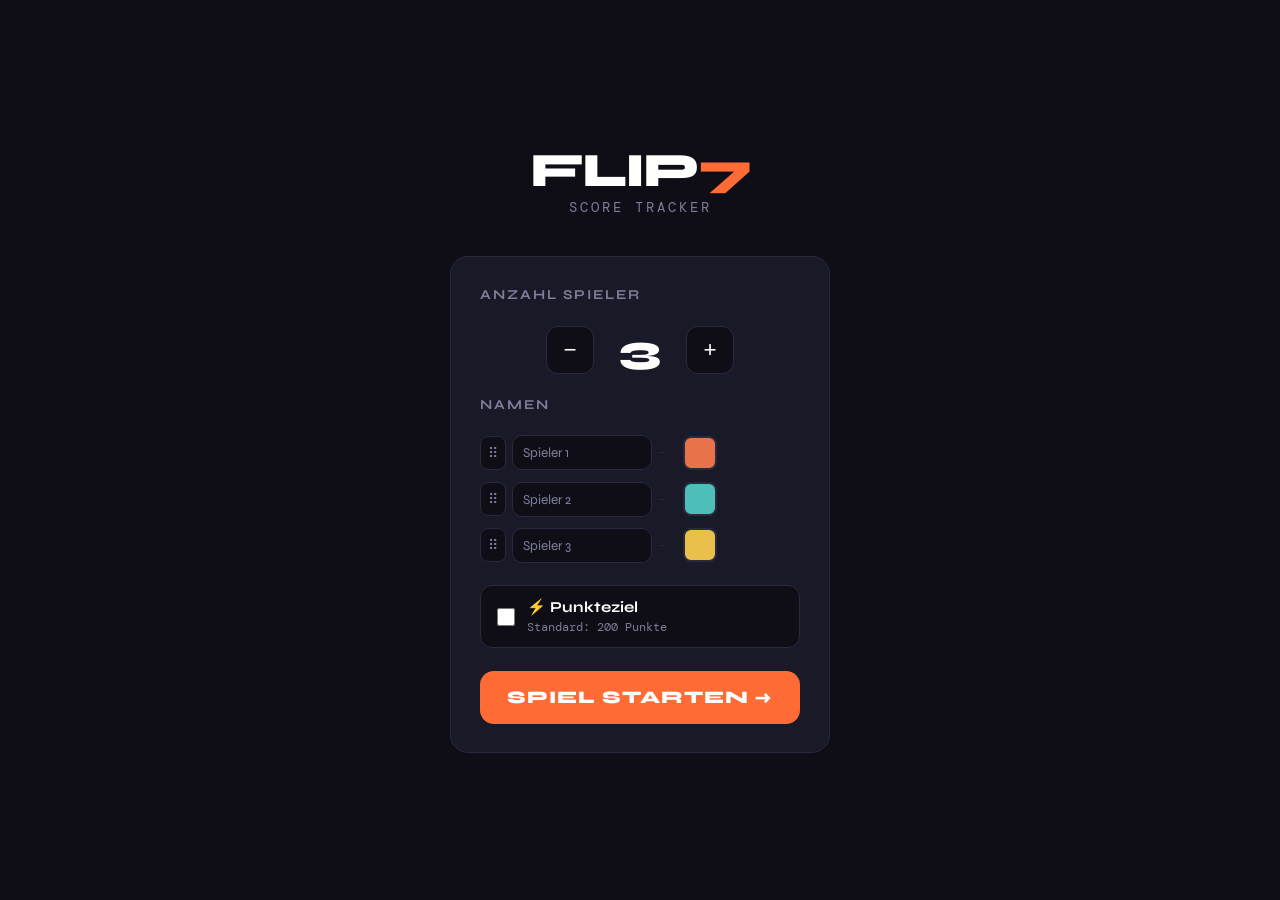
<file: Index.html>
<!DOCTYPE html>
<html lang="de">
<head>
<meta charset="UTF-8">
<meta name="viewport" content="width=device-width, initial-scale=1.0, maximum-scale=1.0, user-scalable=no, interactive-widget=resizes-visual">
<meta name="apple-mobile-web-app-capable" content="yes">
<meta name="apple-mobile-web-app-status-bar-style" content="black-translucent">
<meta name="apple-mobile-web-app-title" content="Flip 7">
<meta name="theme-color" content="#0f0e17">
<meta name="description" content="Flip 7 Score Tracker">

<!-- PWA Manifest (als Inline-Data-URI – keine separate Datei nötig) -->
<link rel="manifest" href="data:application/manifest+json,{
  %22name%22:%22Flip%207%20Score%20Tracker%22,
  %22short_name%22:%22Flip%207%22,
  %22start_url%22:%22.%22,
  %22display%22:%22standalone%22,
  %22background_color%22:%22%230f0e17%22,
  %22theme_color%22:%22%230f0e17%22,
  %22orientation%22:%22portrait%22,
  %22icons%22:[
    {%22src%22:%22data:image/svg+xml,%3Csvg%20xmlns%3D'http%3A%2F%2Fwww.w3.org%2F2000%2Fsvg'%20viewBox%3D'0%200%20512%20512'%3E%3Crect%20width%3D'512'%20height%3D'512'%20rx%3D'100'%20fill%3D'%230f0e17'%2F%3E%3Ctext%20x%3D'256'%20y%3D'310'%20text-anchor%3D'middle'%20font-family%3D'Arial%20Black%2Csans-serif'%20font-size%3D'260'%20font-weight%3D'900'%3E%3Ctspan%20fill%3D'%23fffffe'%3EF%3C%2Ftspan%3E%3Ctspan%20fill%3D'%23ff6b35'%3E7%3C%2Ftspan%3E%3C%2Ftext%3E%3C%2Fsvg%3E%22,%22sizes%22:%22512x512%22,%22type%22:%22image/svg+xml%22,%22purpose%22:%22any%20maskable%22}
  ]
}">

<!-- iOS Home Screen Icon (SVG als Data-URI) -->
<link rel="apple-touch-icon" href="data:image/svg+xml,<svg xmlns='http://www.w3.org/2000/svg' viewBox='0 0 512 512'><rect width='512' height='512' rx='100' fill='%230f0e17'/><text x='256' y='310' text-anchor='middle' font-family='Arial Black,sans-serif' font-size='260' font-weight='900'><tspan fill='%23fffffe'>F</tspan><tspan fill='%23ff6b35'>7</tspan></text></svg>">
<title>Flip 7 · Score v28</title>
<link rel="preconnect" href="https://fonts.googleapis.com">
<link href="https://fonts.googleapis.com/css2?family=Syne:wght@400;700;800&family=DM+Mono:wght@400;500&display=swap" rel="stylesheet">
<style>
  :root {
    --bg: #0f0e17;
    --surface: #1a1928;
    --border: #2a2940;
    --accent: #ff6b35;
    --text: #fffffe;
    --muted: #7e7d9a;
    --radius: 18px;
    --topbar: 52px;
    --inputbar: 68px;
    /* The whole game UI lives in 50vh → keyboard takes the other 50% */
    --app-height: 57vh;
    --pie-height: calc(var(--app-height) - var(--topbar) - var(--inputbar));
  }
  * { box-sizing: border-box; margin: 0; padding: 0; -webkit-tap-highlight-color: transparent; }
  html, body {
    height: 100%;
    background: var(--bg);
    color: var(--text);
    font-family: 'Syne', sans-serif;
    overflow: hidden;
  }

  /* ===== SETUP ===== */
  #setup {
    position: fixed; inset: 0;
    display: flex; flex-direction: column;
    align-items: center; justify-content: center;
    padding: 2rem; overflow-y: auto;
    z-index: 10; background: var(--bg);
  }
  .logo { font-size: 3rem; font-weight: 800; letter-spacing: -2px; line-height: 1; margin-bottom: 0.3rem; }
  .logo span { color: var(--accent); }
  .tagline { color: var(--muted); font-size: 0.85rem; letter-spacing: 3px; text-transform: uppercase; margin-bottom: 2.5rem; font-family: 'DM Mono', monospace; }
  .setup-card { background: var(--surface); border: 1px solid var(--border); border-radius: var(--radius); padding: 1.8rem; width: 100%; max-width: 380px; display: flex; flex-direction: column; gap: 1.4rem; }
  .setup-card h2 { font-size: 0.85rem; font-weight: 700; letter-spacing: 2px; text-transform: uppercase; color: var(--muted); }
  .player-count-row { display: flex; align-items: center; gap: 1rem; justify-content: center; }
  .count-btn { width: 48px; height: 48px; border-radius: 12px; border: 1px solid var(--border); background: var(--bg); color: var(--text); font-size: 1.4rem; cursor: pointer; display: flex; align-items: center; justify-content: center; transition: all 0.12s; }
  .count-btn:active { background: var(--accent); border-color: var(--accent); transform: scale(0.93); }
  #playerCount { font-size: 2.5rem; font-weight: 800; min-width: 60px; text-align: center; }
  .names-list { display: flex; flex-direction: column; gap: 0.7rem; }
  .name-row { display: flex; gap: 0.4rem; align-items: center; transition: box-shadow 0.1s; }
  /* Visueller Linie-Indikator beim Drag-over */
  .name-row.drop-before { box-shadow: 0 -2px 0 0 var(--accent); }
  .name-row.drop-after  { box-shadow: 0  2px 0 0 var(--accent); }
  /* Angegriffene Zeile leicht ausblenden während des Ziehens */
  .name-row.is-dragging { opacity: 0.45; }

  /* Anfass-Handle zum Sortieren der Spielerreihenfolge */
  .drag-handle {
    width: 26px; height: 34px;
    border-radius: 8px; border: 1px solid var(--border);
    background: var(--bg); color: var(--muted);
    cursor: grab; display: flex; align-items: center; justify-content: center;
    font-size: 0.9rem; flex-shrink: 0;
    touch-action: none;          /* verhindert Scroll-Konflikt auf Touch */
    user-select: none; -webkit-user-select: none;
    transition: border-color 0.12s, color 0.12s;
  }
  .drag-handle:active { cursor: grabbing; border-color: var(--accent); color: var(--text); }
  .name-input { background: var(--bg); border: 1px solid var(--border); border-radius: 10px; color: var(--text); font-family: 'Syne', sans-serif; font-size: 0.85rem; font-weight: 700; padding: 0.5rem 0.6rem; flex: 1; min-width: 0; max-width: 140px; outline: none; transition: border-color 0.2s; }
  .color-swatch { width: 34px; height: 34px; border-radius: 8px; border: 2px solid var(--border); cursor: pointer; flex-shrink: 0; transition: transform 0.12s; }
  .color-swatch:active { transform: scale(0.9); }
  .color-picker-hidden { position: absolute; width: 0; height: 0; opacity: 0; pointer-events: none; }
  .medal-badge {
    display: flex; align-items: center; gap: 2px;
    font-size: 0.72rem; flex-shrink: 0; min-width: 18px;
    font-family: 'DM Mono', monospace;
  }
  /* Jede einzelne Medaille + Zahl in einem eigenen Rahmen-Pill */
  .medal-chip {
    display: inline-flex; align-items: center; gap: 1px;
    border: 1px solid var(--border); border-radius: 5px;
    padding: 1px 3px; line-height: 1;
  }
  .medal-count { font-size: 0.58rem; color: var(--muted); }
  .name-input:focus { border-color: var(--accent); }
  .name-input::placeholder { color: var(--muted); font-weight: 400; }
  .mode-row { display: flex; align-items: center; gap: 0.75rem; background: var(--bg); border: 1px solid var(--border); border-radius: 12px; padding: 0.75rem 1rem; cursor: pointer; user-select: none; }
  .mode-row input[type=checkbox] { width: 18px; height: 18px; accent-color: var(--accent); cursor: pointer; flex-shrink: 0; }
  .mode-label { flex: 1; }
  .mode-label strong { display: block; font-size: 0.95rem; font-weight: 700; }
  .mode-label span { font-size: 0.75rem; color: var(--muted); font-family: 'DM Mono', monospace; }
  .start-btn { background: var(--accent); color: #fff; border: none; border-radius: 14px; font-family: 'Syne', sans-serif; font-size: 1.1rem; font-weight: 800; padding: 1rem; cursor: pointer; letter-spacing: 1px; transition: all 0.12s; }
  .start-btn:active { opacity: 0.88; transform: scale(0.97); }

  /* ===== GAME — occupies exactly top 50vh ===== */
  #game {
    display: none;
    position: fixed;
    top: 0; left: 0; right: 0;
    height: var(--app-height);   /* ← pinned to 50vh, keyboard won't touch this */
    flex-direction: column;
    background: var(--bg);
    border-bottom: 1px solid var(--border);
  }

  .top-bar {
    flex-shrink: 0;
    height: var(--topbar);
    display: flex; align-items: center; justify-content: space-between;
    padding: 0 1rem;
    border-bottom: 1px solid var(--border);
    position: relative; /* needed so #game-clock can be centered with absolute */
  }

  /* Live-Uhrzeit in der Mitte der Game-Top-Bar */
  #game-clock {
    position: absolute; left: 50%; transform: translateX(-50%);
    font-family: 'DM Mono', monospace; font-size: 0.72rem;
    color: var(--muted); letter-spacing: 2px; pointer-events: none;
  }
  .game-title { font-size: 1.05rem; font-weight: 800; }
  .game-title span { color: var(--accent); }
  .bar-actions { display: flex; gap: 0.5rem; }
  .icon-btn { width: 36px; height: 36px; border-radius: 10px; border: 1px solid var(--border); background: var(--surface); color: var(--text); cursor: pointer; display: flex; align-items: center; justify-content: center; font-size: 1rem; transition: all 0.12s; }
  .icon-btn:active { background: var(--accent); border-color: var(--accent); transform: scale(0.9); }

  /* Pie area */
  #pie-wrap {
    flex: 1;
    display: flex; align-items: center; justify-content: center;
    padding: 6px;
    min-height: 0;   /* allow flex shrink */
    overflow: hidden;
  }
  #pie-svg {
    touch-action: manipulation;
    overflow: visible;
    /* size set by JS */
  }

  /* Input bar */
  #input-bar {
    flex-shrink: 0;
    height: var(--inputbar);
    background: var(--surface);
    border-top: 1px solid var(--border);
    display: flex; align-items: center;
    padding: 0 0.75rem;
    gap: 0.6rem;
  }

  #active-chip {
    display: flex; flex-direction: column; align-items: center; justify-content: center;
    min-width: 52px; max-width: 64px;
    background: var(--bg); border: 1px solid var(--border); border-radius: 10px;
    padding: 0.25rem 0.45rem; gap: 1px; height: 44px; cursor: pointer;
    transition: border-color 0.15s; flex-shrink: 0;
  }
  #chip-name { font-size: 0.55rem; font-weight: 700; letter-spacing: 1.5px; text-transform: uppercase; color: var(--muted); white-space: nowrap; overflow: hidden; text-overflow: ellipsis; max-width: 60px; }
  #chip-score { font-family: 'DM Mono', monospace; font-size: 1.05rem; font-weight: 500; line-height: 1; }

  #no-player-hint { flex: 1; text-align: center; color: var(--muted); font-size: 0.78rem; letter-spacing: 1px; font-family: 'DM Mono', monospace; }

  #delta-input {
    flex: 1; min-width: 0;
    background: var(--bg);
    border: 2px solid var(--border); border-radius: 10px;
    color: var(--text);
    font-family: 'DM Mono', monospace; font-size: 1.25rem; font-weight: 500;
    padding: 0 0.75rem; height: 44px;
    text-align: center; outline: none;
    transition: border-color 0.15s;
  }
  #delta-input:focus { border-color: var(--accent); }

  #sub-btn {
    height: 44px; flex-shrink: 0;
    background: var(--surface); border: 1px solid var(--border); border-radius: 10px;
    color: var(--text); font-family: 'Syne', sans-serif;
    font-size: 0.85rem; font-weight: 800;
    padding: 0 0.75rem; cursor: pointer; white-space: nowrap;
    letter-spacing: 0.5px; transition: all 0.12s;
  }
  #sub-btn.confirm { background: #e84040; border-color: #e84040; color: #fff; }
  #add-btn {
    height: 44px; flex-shrink: 0;
    background: var(--accent); border: none; border-radius: 10px;
    color: #fff; font-family: 'Syne', sans-serif;
    font-size: 0.85rem; font-weight: 800;
    padding: 0 0.9rem; cursor: pointer; white-space: nowrap;
    letter-spacing: 0.5px; transition: opacity 0.12s, transform 0.12s;
  }
  #add-btn:active { opacity: 0.85; transform: scale(0.96); }



  /* ===== HISTORY PANEL ===== */
  #history-panel {
    position: fixed; bottom: 0; left: 0; right: 0;
    background: var(--surface); border-top: 1px solid var(--border);
    border-radius: 20px 20px 0 0; max-height: 65vh; overflow-y: auto;
    transform: translateY(100%);
    transition: transform 0.28s cubic-bezier(0.32,0.72,0,1);
    z-index: 200; padding: 1rem;
  }
  #history-panel.open { transform: translateY(0); }
  .panel-handle { width: 40px; height: 4px; background: var(--border); border-radius: 2px; margin: 0 auto 1rem; }
  .panel-header { display: flex; align-items: center; justify-content: space-between; margin-bottom: 1rem; }
  .panel-header h3 { font-size: 0.8rem; font-weight: 700; letter-spacing: 2px; text-transform: uppercase; color: var(--muted); }
  .undo-btn { background: transparent; border: 1px solid var(--border); border-radius: 8px; color: var(--accent); font-family: 'Syne', sans-serif; font-size: 0.75rem; font-weight: 700; padding: 0.35rem 0.8rem; cursor: pointer; }
  .undo-btn:disabled { opacity: 0.3; cursor: default; }
  .history-list { display: flex; flex-direction: column; gap: 0.5rem; }
  .history-item { display: flex; align-items: center; justify-content: space-between; padding: 0.65rem 0.9rem; background: var(--bg); border-radius: 10px; }
  .hist-player { font-weight: 700; font-size: 0.78rem; letter-spacing: 1px; text-transform: uppercase; }
  .hist-round { font-size: 0.62rem; color: var(--muted); font-family: 'DM Mono', monospace; }
  .hist-delta { font-family: 'DM Mono', monospace; font-size: 0.85rem; color: #4ecdc4; }
  .hist-delta.neg { color: #ff6b6b; }
  .empty-history { text-align: center; color: var(--muted); font-size: 0.85rem; padding: 2rem; font-family: 'DM Mono', monospace; }

  #overlay { position: fixed; inset: 0; background: rgba(0,0,0,0.55); z-index: 150; display: none; backdrop-filter: blur(2px); }
  #overlay.active { display: block; }

  #reset-modal { position: fixed; inset: 0; display: none; align-items: center; justify-content: center; z-index: 300; padding: 1.5rem; }
  #reset-modal.open { display: flex; }
  .modal-card { background: var(--surface); border: 1px solid var(--border); border-radius: var(--radius); padding: 2rem; max-width: 300px; width: 100%; text-align: center; display: flex; flex-direction: column; gap: 1.2rem; }
  .modal-card h3 { font-size: 1.2rem; font-weight: 800; }
  .modal-card p { color: var(--muted); font-size: 0.9rem; }
  .modal-actions { display: flex; gap: 0.75rem; }
  .modal-actions button { flex: 1; padding: 0.85rem; border-radius: 12px; border: none; font-family: 'Syne', sans-serif; font-size: 0.9rem; font-weight: 800; cursor: pointer; }
  .btn-cancel { background: var(--bg); color: var(--text); border: 1px solid var(--border) !important; }
  .btn-confirm { background: var(--accent); color: white; }

  /* ===== SIEGEREHRUNG-MODAL ===== */
  #sieger-modal { position: fixed; inset: 0; display: none; align-items: center; justify-content: center; z-index: 300; padding: 1.5rem; }
  #sieger-modal.open { display: flex; }
  .sieger-card {
    background: var(--surface); border: 1px solid var(--border);
    border-radius: var(--radius); padding: 2rem 1.5rem 1.5rem;
    max-width: 340px; width: 100%; text-align: center;
    display: flex; flex-direction: column; gap: 1.4rem;
  }
  .sieger-title { font-size: 1.3rem; font-weight: 800; letter-spacing: -0.5px; }
  /* Podium: drei Spalten, mittlere (Gold) ist erhöht */
  .podium-wrap {
    display: flex; align-items: flex-end; justify-content: center;
    gap: 0.5rem; height: 120px;
  }
  .podium-slot {
    display: flex; flex-direction: column; align-items: center;
    justify-content: flex-end; gap: 4px; flex: 1;
  }
  .podium-name {
    font-size: 0.72rem; font-weight: 800; letter-spacing: 0.5px;
    text-transform: uppercase; white-space: nowrap;
    overflow: hidden; text-overflow: ellipsis; max-width: 90px;
  }
  .podium-score {
    font-family: 'DM Mono', monospace; font-size: 0.65rem; color: var(--muted);
  }
  .podium-medal { font-size: 1.8rem; line-height: 1; }
  .podium-block {
    width: 100%; border-radius: 8px 8px 0 0;
    display: flex; align-items: center; justify-content: center;
    font-family: 'DM Mono', monospace; font-size: 0.75rem; font-weight: 700;
    color: rgba(0,0,0,0.5); padding-top: 4px;
  }
  .podium-block.gold   { background: #f7c948; height: 70px; }
  .podium-block.silver { background: #b8c0cc; height: 50px; }
  .podium-block.bronze { background: #cd7f32; height: 36px; }
  /* Reihenfolge: Silber links, Gold mitte, Bronze rechts */
  .podium-wrap .slot-silver { order: 1; }
  .podium-wrap .slot-gold   { order: 2; }
  .podium-wrap .slot-bronze { order: 3; }

  .sieger-modal-actions { display: flex; gap: 0.75rem; }
  .sieger-modal-actions button { flex: 1; padding: 0.85rem; border-radius: 12px; border: none; font-family: 'Syne', sans-serif; font-size: 0.9rem; font-weight: 800; cursor: pointer; }

  .toast { position: fixed; top: calc(var(--topbar) + 6px); left: 50%; transform: translateX(-50%) translateY(-6px); background: var(--surface); border: 1px solid var(--border); border-radius: 100px; color: var(--text); font-size: 0.78rem; font-weight: 700; padding: 0.5rem 1rem; opacity: 0; transition: all 0.22s; z-index: 500; white-space: nowrap; }
  .toast.show { opacity: 1; transform: translateX(-50%) translateY(0); }

  #confetti-canvas { position: fixed; inset: 0; pointer-events: none; z-index: 999; }
</style>
</head>
<body>

<!-- SETUP -->
<div id="setup">
  <div class="logo">FLIP<span>7</span></div>
  <div class="tagline">Score Tracker</div>
  <div class="setup-card">
    <h2>Anzahl Spieler</h2>
    <div class="player-count-row">
      <button class="count-btn" id="decBtn">−</button>
      <div id="playerCount">3</div>
      <button class="count-btn" id="incBtn">+</button>
    </div>
    <h2>Namen</h2>
    <div class="names-list" id="namesList"></div>
    <div class="mode-row" onclick="toggleSchnell()">
      <input type="checkbox" id="schnellrunde" onclick="event.stopPropagation();toggleSchnell()">
      <div class="mode-label">
        <strong>⚡ Punkteziel</strong>
        <span>Standard: 200 Punkte</span>
      </div>
      <input type="number" id="zielpunkte" inputmode="numeric" placeholder="200"
        style="display:none;width:72px;background:var(--bg);border:1px solid var(--border);border-radius:8px;color:var(--text);font-family:'DM Mono',monospace;font-size:1rem;font-weight:700;padding:0.4rem 0.5rem;text-align:center;outline:none;flex-shrink:0;"
        onclick="event.stopPropagation()" min="1" max="99999">
    </div>
    <button class="start-btn" id="startBtn">SPIEL STARTEN →</button>
  </div>
</div>

<!-- GAME -->
<div id="game">
  <div class="top-bar">
    <div class="game-title" id="back-to-setup" style="cursor:pointer" title="Zurück zur Namenseingabe">FLIP<span>7</span> <small id="mode-badge" style="display:none;font-size:0.6rem;color:var(--accent);letter-spacing:1px;vertical-align:middle;">⚡SCHNELL</small></div>
    <div id="game-clock">00:00</div>
    <div class="bar-actions">
      <button class="icon-btn" id="siegerBtn" title="Siegerehrung">🏅</button>
      <button class="icon-btn" id="historyBtn">📋</button>
      <button class="icon-btn" id="resetBtn">🔄</button>
    </div>
  </div>

  <div id="pie-wrap">
    <svg id="pie-svg" viewBox="0 0 400 400"></svg>
  </div>

  <div id="input-bar">
    <div id="active-chip">
      <div id="chip-name">—</div>
      <div id="chip-score" style="color:var(--muted)">—</div>
    </div>
    <span id="no-player-hint">← Spieler antippen</span>
    <input id="delta-input" type="number" inputmode="numeric" placeholder="0" style="display:none">
    <button id="add-btn" style="display:none">＋ ADD</button>
    <button id="sub-btn" style="display:none">− SUB</button>
  </div>
</div>

<!-- Panels / modals -->
<div id="overlay"></div>
<div id="history-panel">
  <div class="panel-handle"></div>
  <div class="panel-header">
    <h3>Rundenhistorie</h3>
    <button class="undo-btn" id="undoBtn">↩ Rückgängig</button>
  </div>
  <div class="history-list" id="historyList"></div>
</div>

<div id="sieger-modal">
  <div class="sieger-card">
    <div class="sieger-title">🏅 Siegerehrung</div>
    <div class="podium-wrap" id="podium-wrap"></div>
    <div class="sieger-modal-actions">
      <button class="btn-cancel" id="siegerClose">Schließen</button>
    </div>
  </div>
</div>

<div id="reset-modal">
  <div class="modal-card">
    <h3>Alles zurücksetzen?</h3>
    <p>Alle Punkte werden auf 0 gesetzt.</p>
    <div class="modal-actions">
      <button class="btn-cancel" id="cancelReset">Abbrechen</button>
      <button class="btn-confirm" id="confirmReset">Zurücksetzen</button>
    </div>
  </div>
</div>

<canvas id="confetti-canvas"></canvas>
<div class="toast" id="toast"></div>

<script>
const COLORS = ['#e8734a','#4dbfb8','#e8c04a','#9b7fe8','#e8708a','#4db88a','#6aaee8','#e8924a','#a0c878','#e87878','#78aee8','#c8a0e8','#78c8b8','#e8b878','#98b8e8','#c8e878'];
const CONFETTI_AT = () => state.ziel || 200;
const CX=200, CY=200, R_OUT=188, R_IN=60;

let state = { players: [], history: [] };
let startPlayerIdx = 0;
let activeIdx = null;
const confettiFired = new Set();

// ── Name normalization for win counter ───────────────────
const NAME_ALIASES = [
  ['chris', 'christian'],
  // add more groups here as needed
];
function normalizeName(name) {
  const n = name.trim().toLowerCase();
  for (const group of NAME_ALIASES) {
    if (group.includes(n)) return group[0]; // canonical = first in group
  }
  return n;
}

// ── Medaillen-System ─────────────────────────────────────
// Speichert Gold/Silber/Bronze pro Spielername in localStorage.
// Format: flip7_medals_<normalizedName> = JSON {gold,silver,bronze}
function getMedals(nameKey) {
  try { return JSON.parse(localStorage.getItem(`flip7_medals_${nameKey}`)) || {gold:0,silver:0,bronze:0}; }
  catch { return {gold:0,silver:0,bronze:0}; }
}
function addMedal(name, type) {
  const nk = normalizeName(name);
  const m = getMedals(nk);
  m[type] = (m[type] || 0) + 1;
  localStorage.setItem(`flip7_medals_${nk}`, JSON.stringify(m));
}

// Öffnet das Siegerehrung-Modal: vergibt Medaillen an Top-3 und zeigt Podium
function openSiegerehrung() {
  if (!state.players.length) return;
  // Spieler nach Score sortieren (absteigend), Original-Index merken
  const ranked = state.players
    .map((p, i) => ({ ...p, origIdx: i }))
    .sort((a, b) => b.score - a.score);

  const medals = ['gold', 'silver', 'bronze'];
  const awarded = [];
  // Bei Gleichstand gleiche Medaille, aber max. 3 verschiedene Ränge
  let lastScore = null, rank = -1;
  ranked.forEach((p, i) => {
    if (p.score !== lastScore) { rank++; lastScore = p.score; }
    if (rank < 3) {
      addMedal(p.name, medals[rank]);
      awarded.push({ ...p, medal: medals[rank], rank });
    }
  });

  // Podium rendern: Silber links (order:1), Gold Mitte (order:2), Bronze rechts (order:3)
  const wrap = document.getElementById('podium-wrap');
  wrap.innerHTML = '';
  const medalEmoji = { gold: '🥇', silver: '🥈', bronze: '🥉' };
  const medalLabel = { gold: '1.', silver: '2.', bronze: '3.' };

  // Sicherstellen dass auch bei <3 Spielern kein Crash passiert
  ['silver','gold','bronze'].forEach(type => {
    const p = awarded.find(a => a.medal === type);
    if (!p) return;
    const slot = document.createElement('div');
    slot.className = `podium-slot slot-${type}`;
    slot.innerHTML = `
      <div class="podium-name" style="color:${p.color}">${esc(p.name)}</div>
      <div class="podium-score">${p.score} Pkt</div>
      <div class="podium-medal">${medalEmoji[type]}</div>
      <div class="podium-block ${type}">${medalLabel[type]}</div>`;
    wrap.appendChild(slot);
  });

  overlay.classList.add('active');
  document.getElementById('sieger-modal').classList.add('open');
  // Konfetti in der Siegerfarbe
  const winner = awarded.find(a => a.medal === 'gold');
  if (winner) launchConfetti(winner.color);

  // Setup-Badges aktualisieren (damit beim nächsten Öffnen die neuen Medaillen sichtbar sind)
  renderNameInputs();
}


function toggleSchnell() {
  const cb = document.getElementById('schnellrunde');
  const inp = document.getElementById('zielpunkte');
  const label = document.querySelector('.mode-label span');
  if (cb.checked) {
    inp.style.display = 'block';
    inp.focus();
    inp.select();
    label.textContent = 'Eigenes Punkteziel:';
  } else {
    inp.style.display = 'none';
    label.textContent = 'Standard: 200 Punkte';
  }
}

// ── Setup ──────────────────────────────────────────────
let numPlayers = 3;
const playerCountEl = document.getElementById('playerCount');
const namesListEl   = document.getElementById('namesList');

function renderNameInputs() {
  namesListEl.innerHTML = '';
  for (let i = 0; i < numPlayers; i++) {
    const row = document.createElement('div');
    row.className = 'name-row';

    // ── Drag-Handle (Griff zum Sortieren der Spielerreihenfolge) ──
    const handle = document.createElement('button');
    handle.className = 'drag-handle';
    handle.title = 'Reihenfolge ändern';
    handle.textContent = '⠿';
    row.appendChild(handle);

    const inp = document.createElement('input');
    inp.className = 'name-input';
    inp.placeholder = `Spieler ${i+1}`;
    inp.maxLength = 12;
    const saved = localStorage.getItem(`flip7_player_${i}`);
    if (saved) inp.value = saved;

    // Color swatch
    // Priorität: 1) zuletzt verwendete Farbe für diesen Namen, 2) zuletzt für diesen Slot, 3) Default
    const savedName = localStorage.getItem(`flip7_player_${i}`);
    const nameKey = savedName ? normalizeName(savedName.trim()) : null;
    const savedColorByName = nameKey ? localStorage.getItem(`flip7_color_name_${nameKey}`) : null;
    const savedColorBySlot = localStorage.getItem(`flip7_color_${i}`);
    const defaultColor = COLORS[i % COLORS.length];
    const currentColor = savedColorByName || savedColorBySlot || defaultColor;

    const swatch = document.createElement('div');
    swatch.className = 'color-swatch';
    swatch.style.background = currentColor;
    swatch.dataset.idx = i;

    const picker = document.createElement('input');
    picker.type = 'color';
    picker.className = 'color-picker-hidden';
    picker.value = currentColor;
    // Suggested colors datalist
    const listId = `color-list-${i}`;
    const datalist = document.createElement('datalist');
    datalist.id = listId;
    const suggestions = ['#e8734a','#4dbfb8','#e8c04a','#9b7fe8','#e8708a','#4db88a','#6aaee8','#e8924a','#a0c878','#e87878','#78aee8','#c8a0e8','#78c8b8','#e8b878','#98b8e8','#c8e878'];
    suggestions.forEach(col => { const opt = document.createElement('option'); opt.value = col; datalist.appendChild(opt); });
    picker.setAttribute('list', listId);
    row.appendChild(datalist);
    picker.addEventListener('input', () => {
      swatch.style.background = picker.value;
    });
    swatch.addEventListener('click', () => picker.click());

    // Medal badge: zeigt gesammelte 🥇🥈🥉 für diesen Spielernamen
    const medalBadge = document.createElement('div');
    medalBadge.className = 'medal-badge';
    const updateMedalBadge = () => {
      const nk = normalizeName(inp.value.trim()) || `p${i}`;
      const m = getMedals(nk);
      let html = '';
      if (m.gold)   html += `<span class="medal-chip">🥇<span class="medal-count">${m.gold > 1 ? m.gold : ''}</span></span>`;
      if (m.silver) html += `<span class="medal-chip">🥈<span class="medal-count">${m.silver > 1 ? m.silver : ''}</span></span>`;
      if (m.bronze) html += `<span class="medal-chip">🥉<span class="medal-count">${m.bronze > 1 ? m.bronze : ''}</span></span>`;
      medalBadge.innerHTML = html || '<span style="color:var(--border);font-size:0.6rem">—</span>';
    };
    updateMedalBadge();
    inp.addEventListener('input', () => {
      updateMedalBadge();
      // Wenn für diesen Namen eine gespeicherte Farbe existiert, automatisch setzen
      const nk = normalizeName(inp.value.trim());
      if (nk) {
        const rememberedColor = localStorage.getItem(`flip7_color_name_${nk}`);
        if (rememberedColor) { picker.value = rememberedColor; swatch.style.background = rememberedColor; }
      }
      if (/^die rote$/i.test(inp.value.trim())) {
        picker.value = '#ff0000'; swatch.style.background = '#ff0000';
      }
    });
    picker.addEventListener('input', updateMedalBadge);

    row.appendChild(inp);
    row.appendChild(medalBadge);
    row.appendChild(swatch);
    row.appendChild(picker);
    enableDrag(handle, row, namesListEl); // Drag-and-Drop für diese Zeile aktivieren
    namesListEl.appendChild(row);
  }
}
// Restore last player count
const savedCount = localStorage.getItem('flip7_player_count');
if (savedCount) { numPlayers = parseInt(savedCount); playerCountEl.textContent = numPlayers; }
renderNameInputs();

document.getElementById('decBtn').onclick = () => { if (numPlayers>2){numPlayers--;playerCountEl.textContent=numPlayers;renderNameInputs();}};
document.getElementById('incBtn').onclick = () => { if (numPlayers<18){numPlayers++;playerCountEl.textContent=numPlayers;renderNameInputs();}};

document.getElementById('startBtn').onclick = () => {
  const rows = namesListEl.querySelectorAll('.name-row');
  state.players = Array.from(rows).map((row,i) => {
    const inp    = row.querySelector('.name-input');
    const picker = row.querySelector('input[type=color]');
    const name = inp.value.trim() || `P${i+1}`;
    if (/^die rote$/i.test(name)) { picker.value = '#ff0000'; const sw = row.querySelector('.color-swatch'); if(sw) sw.style.background='#ff0000'; }
    const color  = picker ? picker.value : COLORS[i % COLORS.length];
    localStorage.setItem(`flip7_player_${i}`, inp.value.trim());
    localStorage.setItem(`flip7_color_${i}`, color);
    localStorage.setItem(`flip7_color_name_${normalizeName(name)}`, color); // Farbe per Name merken
    return { name, score: 0, color };
  });
  // Also save the player count
  localStorage.setItem('flip7_player_count', numPlayers);
  const cb = document.getElementById('schnellrunde');
  const zielVal = parseInt(document.getElementById('zielpunkte').value, 10);
  state.schnell = cb.checked;
  state.ziel = (cb.checked && !isNaN(zielVal) && zielVal > 0) ? zielVal : 200;
  state.history = [];
  confettiFired.clear();
  document.getElementById('setup').style.display = 'none';
  document.getElementById('game').style.display = 'flex';
  const badge = document.getElementById('mode-badge');
  if (state.schnell) {
    badge.style.display = 'inline';
    badge.textContent = `⚡${state.ziel}P`;
  } else {
    badge.style.display = 'none';
  }
  sizePie();
  renderPie();
  startClock(); // Uhrzeit-Anzeige starten
};

// ── Pie sizing ─────────────────────────────────────────
function sizePie() {
  const wrap = document.getElementById('pie-wrap');
  const svgEl = document.getElementById('pie-svg');
  const w = wrap.clientWidth  - 12;
  const h = wrap.clientHeight - 12;
  const sz = Math.min(w, h, 420);
  svgEl.style.width  = sz + 'px';
  svgEl.style.height = sz + 'px';
}
window.addEventListener('resize', () => { sizePie(); renderPie(); });

// ── Back to setup ──────────────────────────────────────────
document.getElementById('back-to-setup').addEventListener('click', () => {
  document.getElementById('game').style.display = 'none';
  document.getElementById('setup').style.display = 'flex';
  activeIdx = null;
  stopClock(); // Uhrzeit-Interval stoppen
  // hide input bar elements
  document.getElementById('no-player-hint').style.display = 'block';
  document.getElementById('delta-input').style.display = 'none';
  document.getElementById('add-btn').style.display = 'none';
  document.getElementById('sub-btn').style.display = 'none';
});

// ── Drag-and-Drop Sortierung (Setup-Namensliste) ───────────
// Pointer-Events statt HTML5-Drag, damit es auf Android-Touch zuverlässig funktioniert.
// Das gezogene Element wird per translateY verschoben; eine farbige Linie
// (box-shadow via CSS-Klasse drop-before/drop-after) zeigt die Zielposition an.
function enableDrag(handle, row, listEl) {
  handle.addEventListener('pointerdown', e => {
    e.preventDefault();
    handle.setPointerCapture(e.pointerId); // Pointer-Capture hält Events auch außerhalb des Elements

    const startY = e.clientY;
    row.classList.add('is-dragging');

    function onMove(e) {
      row.style.transform = `translateY(${e.clientY - startY}px)`;
      row.style.position  = 'relative';
      row.style.zIndex    = '50';

      // Drop-Indikator aktualisieren
      const allRows = Array.from(listEl.querySelectorAll('.name-row'));
      allRows.forEach(r => r.classList.remove('drop-before', 'drop-after'));
      for (const r of allRows) {
        if (r === row) continue;
        const rect = r.getBoundingClientRect();
        if (e.clientY >= rect.top - 6 && e.clientY <= rect.bottom + 6) {
          r.classList.add(e.clientY < rect.top + rect.height / 2 ? 'drop-before' : 'drop-after');
          break;
        }
      }
    }

    function onUp(e) {
      handle.removeEventListener('pointermove', onMove);
      handle.removeEventListener('pointerup',   onUp);
      handle.removeEventListener('pointercancel', onUp);

      // Visuellen Zustand zurücksetzen
      row.classList.remove('is-dragging');
      row.style.transform = '';
      row.style.position  = '';
      row.style.zIndex    = '';

      // Zielposition ermitteln und Zeile im DOM verschieben
      const allRows = Array.from(listEl.querySelectorAll('.name-row'));
      let dropTarget = null, insertBefore = true;
      for (const r of allRows) {
        if (r.classList.contains('drop-before')) { dropTarget = r; insertBefore = true;  break; }
        if (r.classList.contains('drop-after'))  { dropTarget = r; insertBefore = false; break; }
      }
      allRows.forEach(r => r.classList.remove('drop-before', 'drop-after'));

      if (dropTarget && dropTarget !== row) {
        listEl.insertBefore(row, insertBefore ? dropTarget : dropTarget.nextSibling);
      }
    }

    handle.addEventListener('pointermove',  onMove);
    handle.addEventListener('pointerup',    onUp);
    handle.addEventListener('pointercancel', onUp);
  });
}

// ── Uhrzeit im Game-Screen ─────────────────────────────
// Aktualisiert das #game-clock Element und gibt das Intervall zurück.
let clockInterval = null;
function updateClock() {
  const now = new Date();
  const hh  = String(now.getHours()).padStart(2, '0');
  const mm  = String(now.getMinutes()).padStart(2, '0');
  document.getElementById('game-clock').textContent = `${hh}:${mm}`;
}
function startClock() {
  updateClock();
  clockInterval = setInterval(updateClock, 10_000); // alle 10 s reicht für HH:MM
}
function stopClock() {
  clearInterval(clockInterval);
  clockInterval = null;
}


function svgEl(tag, attrs={}) {
  const el = document.createElementNS('http://www.w3.org/2000/svg', tag);
  for (const [k,v] of Object.entries(attrs)) el.setAttribute(k,v);
  return el;
}
function polar(deg,r) {
  const rad = (deg-90)*Math.PI/180;
  return { x: CX+r*Math.cos(rad), y: CY+r*Math.sin(rad) };
}
function arc(s, e, rOuter, rInner) {
  // Gap in pixels (not degrees) so spacing looks equal at all radii
  const GAP_PX = 2.5;
  const gOuter = (GAP_PX / rOuter) * (180 / Math.PI);
  const gInner = (GAP_PX / rInner) * (180 / Math.PI);
  const a1=s+gOuter/2, b1=e-gOuter/2; // outer arc angles
  const a2=s+gInner/2, b2=e-gInner/2; // inner arc angles
  const lg = b1-a1 > 180 ? 1 : 0;
  const o1=polar(a1,rOuter),o2=polar(b1,rOuter);
  const i1=polar(b2,rInner),i2=polar(a2,rInner);
  return `M${o1.x} ${o1.y} A${rOuter} ${rOuter} 0 ${lg} 1 ${o2.x} ${o2.y} L${i1.x} ${i1.y} A${rInner} ${rInner} 0 ${lg} 0 ${i2.x} ${i2.y}Z`;
}
const MAX_SCORE = () => state.ziel || 200;

// ── Render Pie ─────────────────────────────────────────
const svg = document.getElementById('pie-svg');

function renderPie() {
  svg.innerHTML = '';
  const n = state.players.length;
  const deg = 360/n;
  const maxScore = Math.max(...state.players.map(p=>p.score));
  const hasWinner = maxScore > 0;

  const defs = svgEl('defs');
  const f = svgEl('filter',{id:'glow',x:'-25%',y:'-25%',width:'150%',height:'150%'});
  const blur = svgEl('feGaussianBlur',{in:'SourceGraphic',stdDeviation:'5',result:'b'});
  const merge = svgEl('feMerge');
  merge.appendChild(svgEl('feMergeNode',{in:'b'}));
  merge.appendChild(svgEl('feMergeNode',{in:'SourceGraphic'}));
  f.appendChild(blur); f.appendChild(merge); defs.appendChild(f);
  svg.appendChild(defs);

  state.players.forEach((p,i) => {
    const s=i*deg, e=s+deg, mid=s+deg/2;
    const isWinner = hasWinner && p.score===maxScore;
    const isActive = i===activeIdx;

    const g = svgEl('g',{class:'pie-slice'});
    if (isWinner) g.setAttribute('filter','url(#glow)');

    // Background track (empty part)
    const trackPath = svgEl('path',{
      d: arc(s,e,R_OUT,R_IN),
      fill: p.color,
      opacity: '0.15'
    });
    g.appendChild(trackPath);

    // Filled portion: grows from R_IN outward based on score/MAX_SCORE
    const fillRatio = Math.min(Math.max(p.score, 0) / MAX_SCORE(), 1);
    const R_FILL = R_IN + (R_OUT - R_IN) * fillRatio;
    if (fillRatio > 0) {
      const fillPath = svgEl('path',{
        d: arc(s,e,R_FILL,R_IN),
        fill: p.color,
        opacity: isActive?'1': isWinner?'0.95':'0.82'
      });
      if (isActive) {
        fillPath.setAttribute('stroke','rgba(255,255,255,0.5)');
        fillPath.setAttribute('stroke-width','2');
      }
      g.appendChild(fillPath);
    }

    const textR = R_IN+(R_OUT-R_IN)*0.5;
    const tp = polar(mid, textR);
    let rot = mid;
    const norm = ((mid%360)+360)%360;
    if (norm>90 && norm<270) rot+=180;

    const tg = svgEl('g',{transform:`translate(${tp.x},${tp.y}) rotate(${rot})`});
    const sf = n<=3?30 : n<=4?26 : n<=5?22 : n<=6?19 : n<=8?15 : n<=10?12 : n<=13?10 : 8;
    const nf = n<=3?18 : n<=4?16 : n<=5?14 : n<=6?12 : n<=8?10 : n<=10?8 : n<=13?7 : 6;
    const gap = sf*0.68;

    const st = svgEl('text',{x:0,y:0,'text-anchor':'middle','dominant-baseline':'middle',fill:'#fff','font-family':'DM Mono,monospace','font-weight':'500','font-size':sf,transform:`translate(0,${-gap*0.32})`});
    st.textContent = p.score;
    const nt = svgEl('text',{x:0,y:0,'text-anchor':'middle','dominant-baseline':'middle',fill:'rgba(255,255,255,0.92)','font-family':'Syne,sans-serif','font-weight':'700','font-size':nf,'letter-spacing':'0.8',transform:`translate(0,${gap*0.82})`,stroke:'#0f0e17','stroke-width':'3','paint-order':'stroke'});
    nt.textContent = p.name.toUpperCase().slice(0,10);
    tg.appendChild(st); tg.appendChild(nt);

    if (isWinner) {
      const starSize = n<=3?22 : n<=4?18 : n<=5?15 : n<=8?13 : n<=12?10 : 8;
      const star = svgEl('text',{x:0,y:0,'text-anchor':'middle','dominant-baseline':'middle',fill:'#f7c948','font-size':starSize,transform:`translate(0,${gap*2.2})`,stroke:'#0f0e17','stroke-width':'4','paint-order':'stroke'});
      star.textContent = '★';
      tg.appendChild(star);
    }

    // 😭 erscheint wenn: dieser Spieler hat 0 Punkte UND alle anderen haben ≥50% des Ziels
    const half = MAX_SCORE() * 0.5;
    const othersAllAtHalf = state.players.every((op, oi) => oi === i || op.score >= half);
    if (p.score === 0 && othersAllAtHalf && state.players.length > 1) {
      const crySize = n<=3?20 : n<=4?17 : n<=5?14 : n<=8?12 : n<=12?10 : 8;
      const cry = svgEl('text',{x:0,y:0,'text-anchor':'middle','dominant-baseline':'middle','font-size':crySize,transform:`translate(0,${gap*2.2})`,stroke:'#0f0e17','stroke-width':'3','paint-order':'stroke'});
      cry.textContent = '😭';
      tg.appendChild(cry);
    }
    g.appendChild(tg);

    g.addEventListener('click', () => selectPlayer(i));
    g.addEventListener('touchend', e=>{e.preventDefault();selectPlayer(i);});
    svg.appendChild(g);
  });

  // ── Start player arrow on outer rim ──
  {
    const n = state.players.length;
    const deg = 360 / n;
    const arrowDeg = startPlayerIdx * deg + deg / 2 - 90; // point to slice center
    const arrowRad = arrowDeg * Math.PI / 180;
    const arrowR = R_OUT + 14; // just outside outer ring
    const ax = CX + arrowR * Math.cos(arrowRad);
    const ay = CY + arrowR * Math.sin(arrowRad);
    const playerColor = state.players[startPlayerIdx]?.color || '#fff';

    // Arrow shape: triangle pointing inward
    const arrowSize = 10;
    const inwardRad = (arrowDeg + 180) * Math.PI / 180;
    // tip of arrow (pointing toward pie)
    const tipX = ax + Math.cos(arrowRad) * (-arrowSize * 0.5);
    const tipY = ay + Math.sin(arrowRad) * (-arrowSize * 0.5);
    // two base points perpendicular
    const perpRad = arrowRad + Math.PI / 2;
    const b1x = ax + Math.cos(arrowRad) * arrowSize + Math.cos(perpRad) * arrowSize * 0.6;
    const b1y = ay + Math.sin(arrowRad) * arrowSize + Math.sin(perpRad) * arrowSize * 0.6;
    const b2x = ax + Math.cos(arrowRad) * arrowSize - Math.cos(perpRad) * arrowSize * 0.6;
    const b2y = ay + Math.sin(arrowRad) * arrowSize - Math.sin(perpRad) * arrowSize * 0.6;

    const arrow = svgEl('polygon', {
      points: `${tipX},${tipY} ${b1x},${b1y} ${b2x},${b2y}`,
      fill: playerColor,
      stroke: '#0f0e17',
      'stroke-width': '2',
      'stroke-linejoin': 'round'
    });
    svg.appendChild(arrow);
  }

  svg.appendChild(svgEl('circle',{cx:CX,cy:CY,r:R_IN-5,fill:'#0f0e17',stroke:'#2a2940','stroke-width':'1.5'}));
  const cl1=svgEl('text',{x:CX,y:CY-8,'text-anchor':'middle','dominant-baseline':'middle',fill:'#fffffe','font-family':'Syne,sans-serif','font-weight':'800','font-size':'17','letter-spacing':'-1'});
  cl1.textContent='FLIP';
  const cl2=svgEl('text',{x:CX,y:CY+12,'text-anchor':'middle','dominant-baseline':'middle',fill:'#ff6b35','font-family':'Syne,sans-serif','font-weight':'800','font-size':'17','letter-spacing':'-1'});
  cl2.textContent='7';
  svg.appendChild(cl1); svg.appendChild(cl2);

  // Invisible tap target over center to advance start player
  const centerTap = svgEl('circle',{cx:CX,cy:CY,r:R_IN-5,fill:'transparent',cursor:'pointer'});
  centerTap.addEventListener('click', () => {
    startPlayerIdx = (startPlayerIdx + 1) % state.players.length;
    renderPie();
    const name = state.players[startPlayerIdx].name;
    showToast(`Startspieler: ${name}`);
  });
  centerTap.addEventListener('touchend', e => { e.preventDefault(); e.stopPropagation();
    startPlayerIdx = (startPlayerIdx + 1) % state.players.length;
    renderPie();
    showToast(`Startspieler: ${state.players[startPlayerIdx].name}`);
  });
  svg.appendChild(centerTap);
}

// ── Player selection ───────────────────────────────────
const chipName  = document.getElementById('chip-name');
const chipScore = document.getElementById('chip-score');
const chip      = document.getElementById('active-chip');
const hint      = document.getElementById('no-player-hint');
const deltaInput= document.getElementById('delta-input');
const addBtn    = document.getElementById('add-btn');
const subBtn    = document.getElementById('sub-btn');
let subBtnTimer = null;

function selectPlayer(idx) {
  activeIdx = idx;
  const p = state.players[idx];
  chipName.textContent  = p.name.toUpperCase().slice(0,8);
  chipScore.textContent = p.score;
  chipScore.style.color = p.color;
  chip.style.borderColor  = p.color;
  addBtn.style.background = p.color;
  deltaInput.style.borderColor = p.color;
  hint.style.display        = 'none';
  deltaInput.style.display  = 'block';
  addBtn.style.display      = 'block';
  document.getElementById('sub-btn').style.display = 'block';
  subBtn.style.display      = 'block';
  subBtn.style.borderColor  = p.color;
  subBtn.classList.remove('confirm');
  clearTimeout(subBtnTimer);
  deltaInput.value = '';
  deltaInput.focus();
  renderPie();
}

addBtn.addEventListener('click', () => commitScore());
deltaInput.addEventListener('keydown', e => { if (e.key==='Enter') commitScore(); });

// Sub-btn: double-tap to confirm
let subTapTimer = null;
subBtn.addEventListener('click', () => {
  if (subTapTimer) {
    // Second tap: commit subtraction
    clearTimeout(subTapTimer);
    subTapTimer = null;
    subBtn.classList.remove('confirm');
    subBtn.textContent = '− SUB';
    commitScore(true); // true = subtract
  } else {
    // First tap: ask for confirmation
    subBtn.classList.add('confirm');
    subBtn.textContent = '✓ Sicher?';
    subTapTimer = setTimeout(() => {
      subTapTimer = null;
      subBtn.classList.remove('confirm');
      subBtn.textContent = '− SUB';
    }, 2000);
  }
});

// Sub button: needs double-tap to confirm


// Back to setup: siehe oben bei "── Back to setup ──"

function commitScore(subtract=false) {
  if (activeIdx===null) return;
  const raw = parseInt(deltaInput.value, 10);
  if (isNaN(raw)) { showToast('Bitte eine Zahl eingeben'); return; }
  const val = subtract ? -Math.abs(raw) : raw;
  const p = state.players[activeIdx];
  const prev = p.score;
  state.history.push({ playerIdx: activeIdx, delta: val, before: prev });
  p.score += val;
  chipScore.textContent = p.score;
  deltaInput.value = '';
  renderPie();
  deltaInput.focus();
  showToast(`${p.name}: ${val>=0?'+':''}${val} → ${p.score}`);
  if (p.score>=CONFETTI_AT() && prev<CONFETTI_AT() && !confettiFired.has(activeIdx)) {
    confettiFired.add(activeIdx);
    launchConfetti(p.color);
  }
}

// ── Siegerehrung ────────────────────────────────────────
document.getElementById('siegerBtn').onclick = openSiegerehrung;
document.getElementById('siegerClose').onclick = () => {
  overlay.classList.remove('active');
  document.getElementById('sieger-modal').classList.remove('open');
};

// ── History ────────────────────────────────────────────
const overlay = document.getElementById('overlay');
document.getElementById('historyBtn').onclick = () => {
  renderHistory();
  document.getElementById('history-panel').classList.add('open');
  overlay.classList.add('active');
};
overlay.onclick = () => {
  document.getElementById('history-panel').classList.remove('open');
  document.getElementById('reset-modal').classList.remove('open');
  document.getElementById('sieger-modal').classList.remove('open');
  overlay.classList.remove('active');
};

function renderHistory() {
  const list = document.getElementById('historyList');
  const undo = document.getElementById('undoBtn');
  if (!state.history.length) { list.innerHTML='<div class="empty-history">Noch keine Einträge</div>'; undo.disabled=true; return; }
  undo.disabled = false;
  list.innerHTML = [...state.history].reverse().map((e,ri) => {
    const p=state.players[e.playerIdx], rnd=state.history.length-ri;
    return `<div class="history-item">
      <div><div class="hist-player" style="color:${p.color}">${esc(p.name)}</div><div class="hist-round">Runde ${rnd} · vorher: ${e.before}</div></div>
      <div class="hist-delta ${e.delta<0?'neg':''}">${e.delta>=0?'+':''}${e.delta} → ${e.before+e.delta}</div>
    </div>`;
  }).join('');
}

document.getElementById('undoBtn').onclick = () => {
  if (!state.history.length) return;
  const last = state.history.pop();
  state.players[last.playerIdx].score = last.before;
  if (state.players[last.playerIdx].score<CONFETTI_AT()) confettiFired.delete(last.playerIdx);
  if (activeIdx!==null) chipScore.textContent = state.players[activeIdx].score;
  renderPie(); renderHistory();
  showToast('Letzte Eingabe rückgängig');
};

// ── Reset ──────────────────────────────────────────────
document.getElementById('resetBtn').onclick = () => { overlay.classList.add('active'); document.getElementById('reset-modal').classList.add('open'); };
document.getElementById('cancelReset').onclick = () => { overlay.classList.remove('active'); document.getElementById('reset-modal').classList.remove('open'); };
document.getElementById('confirmReset').onclick = () => {
  state.players.forEach(p=>p.score=0); state.history=[]; confettiFired.clear(); startPlayerIdx=0;
  if (activeIdx!==null) chipScore.textContent='0';
  overlay.classList.remove('active'); document.getElementById('reset-modal').classList.remove('open');
  renderPie(); showToast('Punkte zurückgesetzt');
};

// ── Toast ──────────────────────────────────────────────
let toastTimer;
function showToast(msg) {
  const t=document.getElementById('toast');
  t.textContent=msg; t.classList.add('show');
  clearTimeout(toastTimer);
  toastTimer=setTimeout(()=>t.classList.remove('show'),2000);
}
function esc(s){ return s.replace(/&/g,'&amp;').replace(/</g,'&lt;').replace(/>/g,'&gt;'); }

// ── Confetti ───────────────────────────────────────────
const confCanvas=document.getElementById('confetti-canvas');
const confCtx=confCanvas.getContext('2d');
let particles=[],rafId=null;

function launchConfetti(base) {
  // 3 Wellen dicht nacheinander (0 ms / 600 ms / 1200 ms Verzögerung)
  // → insgesamt 600 Partikel, füllt den Bildschirm deutlich länger
  [0, 300, 600].forEach(delay => {
    setTimeout(() => {
      confCanvas.width=window.innerWidth; confCanvas.height=window.innerHeight;
      const pal=[base,'#f7c948','#fffffe','#4ecdc4','#ff6b35','#a78bfa','#fb7185'];
      for(let i=0;i<200;i++) particles.push({
        x:Math.random()*confCanvas.width, y:-10-Math.random()*100,
        w:6+Math.random()*9, h:3+Math.random()*5,
        color:pal[Math.floor(Math.random()*pal.length)],
        vx:(Math.random()-.5)*5, vy:1.5+Math.random()*4,
        angle:Math.random()*Math.PI*2, spin:(Math.random()-.5)*0.18,
        grav:0.07+Math.random()*0.05, life:1
      });
      if(!rafId) tick();
    }, delay);
  });
}
function tick() {
  confCtx.clearRect(0,0,confCanvas.width,confCanvas.height);
  particles=particles.filter(p=>p.life>0.02);
  particles.forEach(p=>{
    p.vy+=p.grav; p.x+=p.vx; p.y+=p.vy; p.angle+=p.spin;
    if(p.y>confCanvas.height*0.88) p.life-=0.03;
    confCtx.save(); confCtx.globalAlpha=p.life;
    confCtx.translate(p.x,p.y); confCtx.rotate(p.angle);
    confCtx.fillStyle=p.color; confCtx.fillRect(-p.w/2,-p.h/2,p.w,p.h);
    confCtx.restore();
  });
  if(particles.length){rafId=requestAnimationFrame(tick);}
  else{confCtx.clearRect(0,0,confCanvas.width,confCanvas.height);rafId=null;}
}

// ── Wake Lock (Display bleibt an) ─────────────────────
let wakeLock = null;
async function requestWakeLock() {
  if ('wakeLock' in navigator) {
    try {
      wakeLock = await navigator.wakeLock.request('screen');
    } catch(e) { /* silent fail */ }
  }
}
document.addEventListener('visibilitychange', () => {
  if (document.visibilityState === 'visible') requestWakeLock();
});
requestWakeLock();
</script>
<script>
// ── PWA Service Worker (Offline-Cache) ─────────────────────
// Wird als Blob-URL registriert, damit keine separate sw.js-Datei nötig ist.
// Cached die HTML beim ersten Laden → App funktioniert danach komplett offline.
if ('serviceWorker' in navigator) {
  const swCode = `
    const CACHE = 'flip7-v28';
    self.addEventListener('install', e => {
      e.waitUntil(
        caches.open(CACHE).then(c => c.addAll([self.location.href.replace(/\\/[^\\/]*$/, '') + '/']))
      );
      self.skipWaiting();
    });
    self.addEventListener('activate', e => {
      e.waitUntil(caches.keys().then(keys =>
        Promise.all(keys.filter(k => k !== CACHE).map(k => caches.delete(k)))
      ));
      self.clients.claim();
    });
    self.addEventListener('fetch', e => {
      e.respondWith(
        caches.match(e.request).then(cached => cached || fetch(e.request).then(resp => {
          const clone = resp.clone();
          caches.open(CACHE).then(c => c.put(e.request, clone));
          return resp;
        }))
      );
    });
  `;
  const blob = new Blob([swCode], { type: 'application/javascript' });
  const swUrl = URL.createObjectURL(blob);
  navigator.serviceWorker.register(swUrl).catch(() => {});
}
</script>
</body>
</html>
</file>
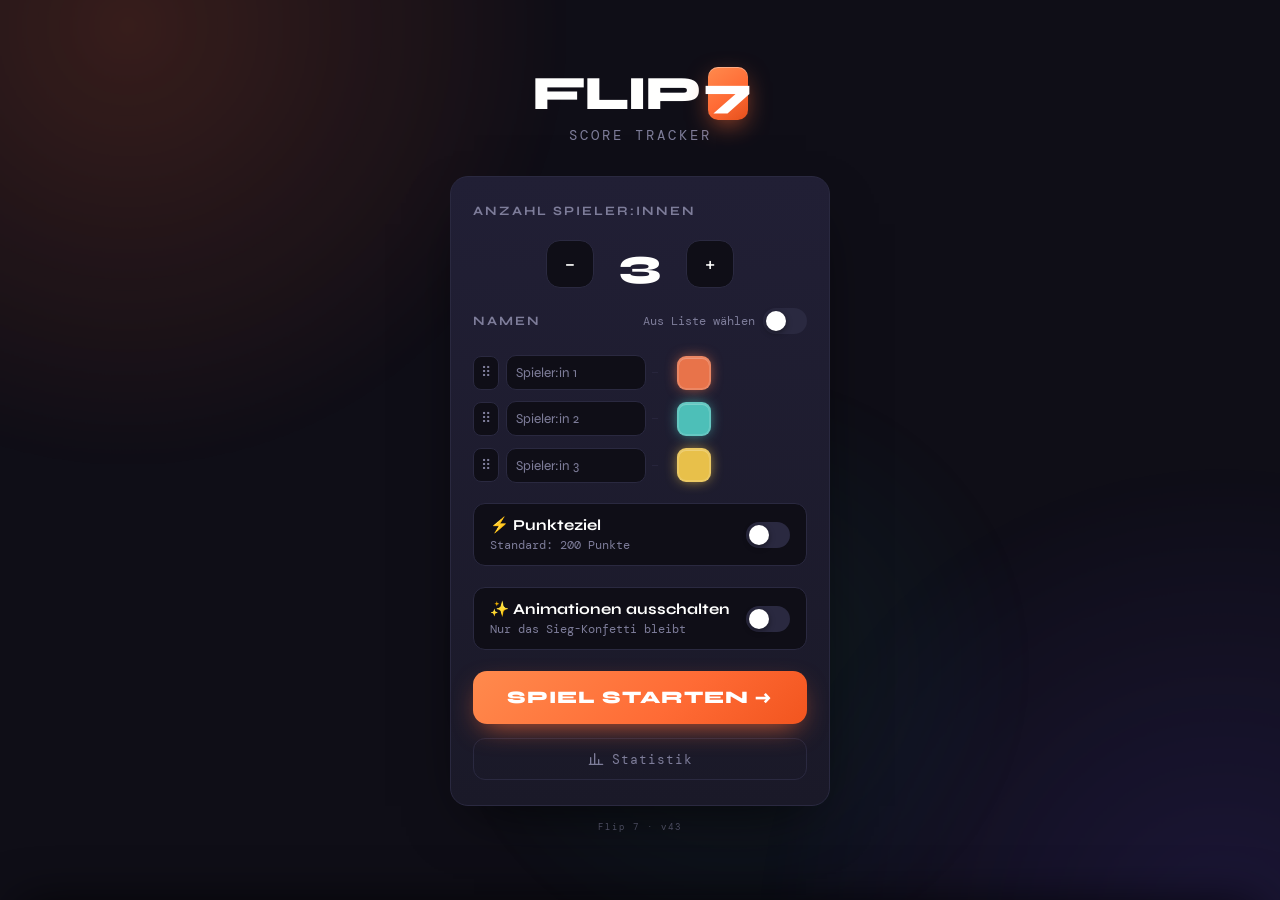
<file: index.html>
<!DOCTYPE html>
<html lang="de">
<head>
<meta charset="UTF-8">
<meta name="viewport" content="width=device-width, initial-scale=1.0, maximum-scale=1.0, user-scalable=no, interactive-widget=resizes-visual">
<meta name="apple-mobile-web-app-capable" content="yes">
<meta name="apple-mobile-web-app-status-bar-style" content="black-translucent">
<meta name="apple-mobile-web-app-title" content="Flip 7">
<meta name="theme-color" content="#0f0e17">
<meta name="description" content="Flip 7 Score Tracker">

<!-- Web-App (GitHub Pages): Manifest und Icons als echte Dateien –
     iOS kann weder ein Manifest als Data-URI noch SVG-Icons auf dem Home-Bildschirm -->
<link rel="manifest" href="manifest.webmanifest">
<link rel="apple-touch-icon" href="icons/apple-touch-icon.png">
<link rel="icon" type="image/png" sizes="192x192" href="icons/icon-192.png">
<title>Flip 7 · Score v43</title>
<link rel="preconnect" href="https://fonts.googleapis.com">
<link href="https://fonts.googleapis.com/css2?family=Syne:wght@400;700;800&family=DM+Mono:wght@400;500&display=swap" rel="stylesheet">
<script>
  // Animations-Einstellung so früh wie möglich setzen (verhindert kurzes Aufflackern)
  try {
    var _ao = localStorage.getItem('flip7_anim_off');
    if (_ao === null) _ao = (window.matchMedia && matchMedia('(prefers-reduced-motion: reduce)').matches) ? '1' : '0';
    if (_ao === '1') document.documentElement.classList.add('no-anim');
  } catch (e) {}
  // iPhone/iPad: eigener Ziffernblock statt iOS-Tastatur, Vollbild bis in die Ecken (Kamera-Insel, Home-Balken).
  // Nur auf iOS – Android (App und Browser) bleibt unverändert.
  (function () {
    var ios = /iP(hone|od|ad)/.test(navigator.userAgent) ||
      (navigator.platform === 'MacIntel' && navigator.maxTouchPoints > 1);
    if (!ios) return;
    document.documentElement.classList.add('ios');
    var vp = document.querySelector('meta[name="viewport"]');
    if (vp) vp.setAttribute('content', 'width=device-width, initial-scale=1, maximum-scale=1, user-scalable=no, viewport-fit=cover');
  })();
</script>
<style>
  :root {
    --bg: #0f0e17;
    --bg-2: #141322;
    --surface: #1a1928;
    --surface-2: #222036;
    --border: #2a2940;
    --border-hi: #3d3b5c;
    --accent: #ff6b35;
    --accent-2: #ff9a4d;
    --text: #fffffe;
    --muted: #7e7d9a;
    --good: #4ecdc4;
    --bad: #ff6b6b;
    --radius: 18px;
    --topbar: 52px;
    --inputbar: 68px;
    /* The whole game UI lives in 57vh → keyboard takes the rest.
       Torte + Balken: --strip-h = Balken unter der Eingabeleiste, --game-cut = so viel gibt die Torte
       dafür ab, wenn bis zur Tastatur sonst zu wenig Platz wäre (beides setzt applyViewLayout) */
    --strip-h: 0px;
    --game-cut: 0px;
    --app-height: calc(57vh - var(--game-cut));
    --pie-height: calc(var(--app-height) - var(--topbar) - var(--inputbar));
    --spring: cubic-bezier(.34, 1.56, .64, 1);
    --ease-out: cubic-bezier(.22, 1, .36, 1);
    --glow1: #ff6b35;
    --pc: #ff6b35;
    --pc-a: rgba(255,107,53,.3);
  }
  * { box-sizing: border-box; margin: 0; padding: 0; -webkit-tap-highlight-color: transparent; }
  html, body {
    height: 100%;
    background: var(--bg);
    color: var(--text);
    font-family: 'Syne', sans-serif;
    overflow: hidden;
  }
  button { font-family: inherit; -webkit-user-select: none; user-select: none; }

  /* ===== ANIMATIONEN AUS ===== */
  html.no-anim *, html.no-anim *::before, html.no-anim *::after {
    animation: none !important;
    transition: none !important;
  }
  html.no-anim .ambient, html.no-anim #pie-halo, html.no-anim #pie-gloss { display: none !important; }

  /* ===== AMBIENT-HINTERGRUND (bewegte Farbwolken) ===== */
  .ambient { position: fixed; inset: 0; z-index: 0; overflow: hidden; pointer-events: none; }
  .blob { position: absolute; border-radius: 50%; will-change: transform; }
  .blob.b1 {
    width: 80vmax; height: 80vmax; top: -38vmax; left: -30vmax; opacity: .17;
    background: radial-gradient(circle, var(--glow1) 0%, transparent 62%);
    animation: drift1 24s ease-in-out infinite alternate;
    transition: background .8s;
  }
  .blob.b2 {
    width: 85vmax; height: 85vmax; bottom: -45vmax; right: -38vmax; opacity: .14;
    background: radial-gradient(circle, #6c4dff 0%, transparent 62%);
    animation: drift2 31s ease-in-out infinite alternate;
  }
  .blob.b3 {
    width: 55vmax; height: 55vmax; top: 35vh; left: 30vw; opacity: .08;
    background: radial-gradient(circle, #1fb5a8 0%, transparent 62%);
    animation: drift3 19s ease-in-out infinite alternate;
  }
  @keyframes drift1 { to { transform: translate3d(22vw, 18vh, 0) scale(1.18); } }
  @keyframes drift2 { to { transform: translate3d(-20vw, -24vh, 0) scale(1.1); } }
  @keyframes drift3 { to { transform: translate3d(-26vw, -14vh, 0) scale(1.3); } }

  /* Schwebende Flip-7-Karten im Startscreen */
  .float-cards { position: absolute; inset: 0; display: none; }
  body[data-screen="setup"] .float-cards { display: block; }
  .fcard {
    position: absolute; bottom: -90px; width: 44px; height: 62px; border-radius: 8px;
    border: 1.5px solid rgba(255,255,255,.13);
    background: linear-gradient(155deg, rgba(255,255,255,.08), rgba(255,255,255,.01));
    display: flex; align-items: center; justify-content: center;
    font-family: 'Syne', sans-serif; font-weight: 800; font-size: 1.35rem; color: var(--c);
    opacity: 0; will-change: transform, opacity;
    animation: floatUp var(--dur) linear var(--delay) infinite;
  }
  @keyframes floatUp {
    0%   { transform: translate3d(0, 0, 0) rotate(var(--r0)); opacity: 0; }
    12%  { opacity: .55; }
    82%  { opacity: .45; }
    100% { transform: translate3d(var(--dx), -125vh, 0) rotate(var(--r1)); opacity: 0; }
  }

  /* ===== ALLGEMEINE KEYFRAMES ===== */
  @keyframes fadeIn   { from { opacity: 0; } }
  @keyframes fadeUp   { from { opacity: 0; transform: translateY(14px); } }
  @keyframes popIn    { from { opacity: 0; transform: scale(0); } }
  @keyframes cardPop  { 0% { opacity: 0; transform: translateY(24px) scale(.88); } 100% { opacity: 1; transform: none; } }
  @keyframes cardOut  { to { opacity: 0; transform: translateY(10px) scale(.94); } }
  @keyframes numBump  { 0% { transform: scale(1); } 35% { transform: scale(1.32); } 100% { transform: scale(1); } }
  @keyframes shakeX   { 0%,100% { transform: translateX(0); } 20% { transform: translateX(-5px); } 40% { transform: translateX(5px); } 60% { transform: translateX(-3px); } 80% { transform: translateX(3px); } }
  @keyframes spin     { to { transform: rotate(360deg); } }
  @keyframes shine    { 0%, 55% { transform: translateX(-130%) skewX(-20deg); } 100% { transform: translateX(330%) skewX(-20deg); } }
  @keyframes ripple   { from { transform: translate(-50%,-50%) scale(0); opacity: .45; } to { transform: translate(-50%,-50%) scale(1); opacity: 0; } }

  /* Tap-Ripple (per JS eingefügt) */
  .rip { position: relative; overflow: hidden; }
  .ripple-dot {
    position: absolute; border-radius: 50%; pointer-events: none;
    background: rgba(255,255,255,.55);
    animation: ripple .55s var(--ease-out) forwards;
  }
</style>
<style>
  /* ===== SETUP ===== */
  #setup {
    position: fixed; inset: 0;
    display: flex; flex-direction: column;
    padding: 2rem 1.2rem; overflow-y: auto;
    z-index: 10; background: transparent;
  }
  #setup.leaving { animation: setupOut .32s ease-in forwards; pointer-events: none; }
  @keyframes setupOut { to { opacity: 0; transform: scale(1.06); } }
  /* margin:auto zentriert – scrollt aber sauber, wenn viele Spieler:innen */
  .setup-inner { margin: auto; width: 100%; max-width: 380px; display: flex; flex-direction: column; align-items: center; }
  .setup-inner.enter .setup-card { animation: cardPop .6s var(--ease-out) .12s both; }

  .logo {
    display: flex; align-items: center; font-size: 3rem; font-weight: 800;
    letter-spacing: -2px; line-height: 1; margin-bottom: 0.45rem; perspective: 600px;
  }
  .logo .lt { display: inline-block; }
  .setup-inner.enter .logo .lt { animation: letterDrop .7s var(--spring) both; animation-delay: calc(var(--i) * 70ms); }
  @keyframes letterDrop { 0% { opacity: 0; transform: translateY(-40px) rotate(-12deg) scale(.6); } 100% { opacity: 1; transform: none; } }
  .logo .seven-wrap { display: inline-block; margin-left: 8px; }
  .setup-inner.enter .logo .seven-wrap { animation: letterDrop .8s var(--spring) .32s both; }
  .logo .seven {
    display: inline-flex; align-items: center; justify-content: center;
    width: 0.92em; height: 1.22em; border-radius: 10px;
    background: linear-gradient(145deg, #ff8a4d, var(--accent) 55%, #e5501c);
    color: #fff; letter-spacing: 0; font-size: 0.9em;
    box-shadow: 0 8px 26px -6px rgba(255,107,53,.75), inset 0 1px 0 rgba(255,255,255,.35);
    animation: sevenFlip 7s ease-in-out 2.2s infinite;
  }
  @keyframes sevenFlip {
    0%, 84% { transform: rotateY(0) translateY(0); }
    90%     { transform: rotateY(180deg) translateY(-8px) scale(1.08); }
    96%     { transform: rotateY(360deg) translateY(0) scale(1); }
    100%    { transform: rotateY(360deg); }
  }
  .tagline {
    color: var(--muted); font-size: 0.85rem; letter-spacing: 3px; text-transform: uppercase;
    margin-bottom: 2rem; font-family: 'DM Mono', monospace;
  }
  .setup-inner.enter .tagline { animation: tagIn 1s var(--ease-out) .35s both; }
  @keyframes tagIn { from { opacity: 0; letter-spacing: 12px; } }

  .setup-card {
    background: linear-gradient(180deg, #211f35, #1a1928);
    border: 1px solid var(--border); border-radius: var(--radius);
    padding: 1.6rem 1.4rem; width: 100%;
    display: flex; flex-direction: column; gap: 1.3rem;
    box-shadow: 0 24px 60px -24px rgba(0,0,0,.8);
  }
  .setup-card h2 { font-size: 0.8rem; font-weight: 700; letter-spacing: 2px; text-transform: uppercase; color: var(--muted); }
  .player-count-row { display: flex; align-items: center; gap: 1rem; justify-content: center; }
  .count-btn {
    width: 48px; height: 48px; border-radius: 14px; border: 1px solid var(--border);
    background: var(--bg); color: var(--text); font-size: 1.4rem; cursor: pointer;
    display: flex; align-items: center; justify-content: center;
    transition: transform .25s var(--spring), background .15s, border-color .15s;
  }
  .count-btn:active { background: var(--accent); border-color: var(--accent); transform: scale(0.88); }
  #playerCount { font-size: 2.5rem; font-weight: 800; min-width: 60px; text-align: center; }
  #playerCount.bump { animation: numBump .38s var(--spring); }

  .names-list { display: flex; flex-direction: column; gap: 0.7rem; }
  .name-row { display: flex; gap: 0.4rem; align-items: center; max-height: 60px; transition: box-shadow 0.1s; }
  .name-row.enter { animation: rowIn .45s var(--spring) both; animation-delay: calc(var(--i, 0) * 45ms); }
  @keyframes rowIn { from { opacity: 0; transform: translateX(-26px) scale(.94); } }
  .name-row.leaving { animation: rowOut .24s ease-in forwards; pointer-events: none; }
  @keyframes rowOut { to { opacity: 0; transform: translateX(30px) scale(.9); max-height: 0; margin-bottom: -0.7rem; } }
  /* Visueller Linie-Indikator beim Drag-over */
  .name-row.drop-before { box-shadow: 0 -2px 0 0 var(--accent); }
  .name-row.drop-after  { box-shadow: 0  2px 0 0 var(--accent); }
  /* Gezogene Zeile "angehoben" */
  .name-row.is-dragging { opacity: 0.9; filter: drop-shadow(0 10px 18px rgba(0,0,0,.6)); }

  /* Anfass-Handle zum Sortieren der Spielerreihenfolge */
  .drag-handle {
    width: 26px; height: 34px;
    border-radius: 8px; border: 1px solid var(--border);
    background: var(--bg); color: var(--muted);
    cursor: grab; display: flex; align-items: center; justify-content: center;
    font-size: 0.9rem; flex-shrink: 0;
    touch-action: none;          /* verhindert Scroll-Konflikt auf Touch */
    user-select: none; -webkit-user-select: none;
    transition: border-color 0.12s, color 0.12s;
  }
  .drag-handle:active { cursor: grabbing; border-color: var(--accent); color: var(--text); }
  .name-input {
    background: var(--bg); border: 1px solid var(--border); border-radius: 10px; color: var(--text);
    font-family: 'Syne', sans-serif; font-size: 0.85rem; font-weight: 700; padding: 0.5rem 0.6rem;
    flex: 1; min-width: 0; max-width: 140px; outline: none;
    transition: border-color 0.2s, box-shadow .2s;
  }
  .name-input:focus { border-color: var(--rc, var(--accent)); box-shadow: 0 0 0 3px var(--rc-a, rgba(255,107,53,.25)); }
  .name-input::placeholder { color: var(--muted); font-weight: 400; }

  /* Farbfeld – öffnet den eigenen Color-Picker */
  .color-swatch {
    width: 34px; height: 34px; border-radius: 9px; flex-shrink: 0; cursor: pointer;
    border: 2px solid rgba(255,255,255,.14);
    box-shadow: 0 0 14px -3px var(--sw, transparent), inset 0 1px 0 rgba(255,255,255,.25);
    transition: transform .3s var(--spring), box-shadow .3s;
  }
  .color-swatch:active { transform: scale(.88); }
  .color-swatch.pop { animation: swatchPop .5s var(--spring); }
  @keyframes swatchPop { 0% { transform: scale(.6) rotate(-20deg); } 100% { transform: none; } }

  .medal-badge {
    display: flex; align-items: center; gap: 2px;
    font-size: 0.72rem; flex-shrink: 0; min-width: 18px;
    font-family: 'DM Mono', monospace;
  }
  /* Jede einzelne Medaille + Zahl in einem eigenen Rahmen-Pill */
  .medal-chip {
    display: inline-flex; align-items: center; gap: 1px;
    border: 1px solid var(--border); border-radius: 5px;
    padding: 1px 3px; line-height: 1;
  }
  .medal-count { font-size: 0.58rem; color: var(--muted); }

  /* Auswahlliste der zuletzt benutzten Namen (Schalter „Aus Liste wählen“) */
  .names-head { display: flex; align-items: center; gap: 0.6rem; }
  .names-head h2 { flex: 1; }
  .pick-toggle { display: flex; align-items: center; gap: 0.45rem; cursor: pointer; user-select: none; -webkit-user-select: none;
    font-size: 0.72rem; color: var(--muted); font-family: 'DM Mono', monospace; }
  .pick-list { display: none; flex-direction: column; gap: 0.5rem; }
  #setup.pick-mode .pick-list { display: flex; }
  #setup.pick-mode #namesList { display: none; }
  #setup.pick-mode .count-btn { visibility: hidden; }
  .pick-row {
    display: flex; align-items: center; gap: 0.55rem; cursor: pointer; user-select: none; -webkit-user-select: none;
    background: var(--bg); border: 1px solid var(--border); border-radius: 10px; padding: 0.45rem 0.6rem;
    transition: border-color .2s, box-shadow .2s, transform .25s var(--spring);
  }
  .pick-row:active { transform: scale(.97); }
  .pick-row.on { border-color: var(--rc, var(--accent)); box-shadow: 0 0 0 2px var(--rc-a, rgba(255,107,53,.25)); }
  .pick-row.enter { animation: rowIn .45s var(--spring) both; animation-delay: calc(var(--i, 0) * 35ms); }
  .pick-check {
    width: 26px; height: 26px; border-radius: 8px; flex-shrink: 0; border: 2px solid var(--border);
    display: flex; align-items: center; justify-content: center;
    font-family: 'DM Mono', monospace; font-size: 0.8rem; font-weight: 700; color: #fff;
    transition: background .2s, border-color .2s;
  }
  .pick-row.on .pick-check { background: var(--rc, var(--accent)); border-color: var(--rc, var(--accent)); }
  .pick-row.on .pick-check.pop { animation: swatchPop .45s var(--spring); }
  .pick-name { flex: 1; min-width: 0; font-weight: 700; font-size: 0.9rem; overflow: hidden; text-overflow: ellipsis; white-space: nowrap; }
  .pick-dot { width: 14px; height: 14px; border-radius: 50%; flex-shrink: 0; background: var(--rc); box-shadow: 0 0 10px -2px var(--rc); }
  .pick-empty { color: var(--muted); font-size: 0.78rem; font-family: 'DM Mono', monospace; text-align: center; padding: 0.6rem 0; }
  .pick-list.need .pick-row:not(.on) { animation: shakeX .35s ease-in-out; }

  /* Optionen-Zeilen (Punkteziel / Animationen) */
  .mode-row {
    display: flex; align-items: center; gap: 0.75rem;
    background: var(--bg); border: 1px solid var(--border); border-radius: 12px;
    padding: 0.75rem 1rem; cursor: pointer; user-select: none; -webkit-user-select: none;
    transition: border-color .25s;
  }
  .mode-row:has(.switch:checked) { border-color: var(--border-hi); }
  .mode-label { flex: 1; min-width: 0; }
  .mode-label strong { display: block; font-size: 0.95rem; font-weight: 700; }
  .mode-label span { font-size: 0.72rem; color: var(--muted); font-family: 'DM Mono', monospace; }
  #zielpunkte {
    display: none; width: 72px; background: var(--surface); border: 1px solid var(--border); border-radius: 8px;
    color: var(--text); font-family: 'DM Mono', monospace; font-size: 1rem; font-weight: 700;
    padding: 0.4rem 0.5rem; text-align: center; outline: none; flex-shrink: 0;
  }
  #zielpunkte.show { display: block; animation: popIn .35s var(--spring); }
  #zielpunkte:focus { border-color: var(--accent); }

  /* Schalter (ersetzt die Checkbox-Optik) */
  .switch {
    -webkit-appearance: none; appearance: none; flex-shrink: 0;
    width: 44px; height: 26px; border-radius: 99px; position: relative; cursor: pointer;
    background: var(--border); outline: none; transition: background .25s;
  }
  .switch::after {
    content: ''; position: absolute; top: 3px; left: 3px; width: 20px; height: 20px; border-radius: 50%;
    background: #fff; box-shadow: 0 2px 6px rgba(0,0,0,.45);
    transition: transform .35s var(--spring);
  }
  .switch:checked { background: var(--accent); }
  .switch:checked::after { transform: translateX(18px); }

  .start-btn {
    background: linear-gradient(135deg, #ff8a4d, var(--accent) 60%, #f2551f);
    color: #fff; border: none; border-radius: 14px; font-family: 'Syne', sans-serif;
    font-size: 1.1rem; font-weight: 800; padding: 1rem; cursor: pointer; letter-spacing: 1px;
    box-shadow: 0 10px 28px -10px rgba(255,107,53,.85);
    transition: transform .25s var(--spring), opacity .12s;
  }
  .start-btn::after {
    content: ''; position: absolute; top: 0; left: 0; width: 38%; height: 100%; pointer-events: none;
    background: linear-gradient(100deg, transparent, rgba(255,255,255,.32), transparent);
    transform: translateX(-130%) skewX(-20deg);
    animation: shine 3.8s ease-in-out 1.4s infinite;
  }
  .start-btn:active { transform: scale(0.96); }
  .start-btn .arr { display: inline-block; transition: transform .3s var(--spring); }
  .start-btn:active .arr { transform: translateX(6px); }
  .ghost-btn {
    background: transparent; border: 1px solid var(--border); border-radius: 12px;
    color: var(--muted); font-family: 'DM Mono', monospace; font-size: 0.8rem; letter-spacing: 1px;
    padding: 0.7rem; cursor: pointer; margin-top: -0.4rem;
    display: flex; align-items: center; justify-content: center; gap: .5rem;
    transition: color .2s, border-color .2s, transform .25s var(--spring);
  }
  .ghost-btn:active { color: var(--text); border-color: var(--border-hi); transform: scale(.97); }
  .ghost-btn svg { width: 16px; height: 16px; fill: none; stroke: currentColor; stroke-width: 2; stroke-linecap: round; stroke-linejoin: round; }
</style>
<style>
  /* ===== GAME — occupies the top 57vh ===== */
  #game {
    display: none;
    position: fixed;
    top: 0; left: 0; right: 0;
    height: var(--app-height);   /* pinned, keyboard won't touch this */
    flex-direction: column;
    background: linear-gradient(180deg, rgba(15,14,23,.55), rgba(15,14,23,.2));
    border-bottom: 1px solid var(--border);
    z-index: 5;
    -webkit-user-select: none; user-select: none;   /* langes Drücken markiert keinen Text (Fokus bleibt im Feld) */
  }
  #game.enter { animation: fadeIn .4s ease-out both; }

  .top-bar {
    flex-shrink: 0;
    height: var(--topbar);
    display: flex; align-items: center; justify-content: space-between;
    padding: 0 0.8rem 0 1rem; gap: 0.4rem;
    border-bottom: 1px solid var(--border);
    background: rgba(15,14,23,.82);
    position: relative; /* needed so #game-clock can be centered with absolute */
  }
  /* Live-Uhrzeit in der Mitte der Game-Top-Bar */
  #game-clock {
    flex: 1; min-width: 0; text-align: center; white-space: nowrap; overflow: hidden;
    font-family: 'DM Mono', monospace; font-size: 0.72rem;
    color: var(--muted); letter-spacing: 2px; pointer-events: none;
  }
  #game-clock .colon { animation: blink 2s steps(1) infinite; }
  @keyframes blink { 50% { opacity: .15; } }
  .game-title { font-size: 1.05rem; font-weight: 800; display: flex; align-items: center; gap: 2px; flex-shrink: 0; }
  .game-title .s7 {
    display: inline-flex; align-items: center; justify-content: center; width: 17px; height: 22px;
    border-radius: 5px; background: var(--accent); color: #fff; font-size: .8rem; margin-left: 3px;
    box-shadow: 0 3px 10px -3px rgba(255,107,53,.8);
    animation: sevenFlip 9s ease-in-out 3s infinite;
  }
  #mode-badge { display: none; font-size: 0.6rem; color: var(--accent); letter-spacing: 1px; margin-left: 6px; }
  .bar-actions { display: flex; gap: 0.4rem; flex-shrink: 0; }
  .icon-btn {
    width: 36px; height: 36px; border-radius: 10px; border: 1px solid var(--border);
    background: var(--surface); color: var(--text); cursor: pointer;
    display: flex; align-items: center; justify-content: center;
    transition: transform .25s var(--spring), background .15s, border-color .15s, color .15s;
  }
  .icon-btn svg { width: 18px; height: 18px; fill: none; stroke: currentColor; stroke-width: 2; stroke-linecap: round; stroke-linejoin: round; }
  .icon-btn:active { background: var(--accent); border-color: var(--accent); transform: scale(0.86); }

  /* Pie area */
  #pie-wrap {
    position: relative;
    flex: 1;
    display: flex; align-items: center; justify-content: center;
    padding: 6px;
    min-height: 0;   /* allow flex shrink */
    overflow: hidden;
  }
  #pie-stage { position: relative; flex-shrink: 0; }
  #pie-svg {
    position: relative; z-index: 1; display: block;
    width: 100%; height: 100%;
    touch-action: none;                 /* Gesten (Doppeltippen, lange drücken) selbst auswerten */
    -webkit-touch-callout: none; -webkit-user-select: none; user-select: none;
    overflow: visible;
  }
  /* Texte (Punkte, Namen, Medaillen) liegen über den Effekten → immer lesbar */
  #pie-text { position: absolute; inset: 0; width: 100%; height: 100%; z-index: 4; pointer-events: none; overflow: visible; }
  /* Farbiger Halo hinter der Torte (einmal gezeichnet, dann nur per GPU "geatmet") */
  #pie-halo {
    position: absolute; left: -15%; top: -15%; width: 130%; height: 130%;
    pointer-events: none; opacity: .5; z-index: 0;
    animation: haloBreath 5.5s ease-in-out infinite alternate;
  }
  @keyframes haloBreath { from { transform: scale(.94); opacity: .3; } to { transform: scale(1.03); opacity: .6; } }
  /* Glühender Rahmen um das aktive Tortenstück */
  #pie-glow {
    position: absolute; inset: 0; width: 100%; height: 100%; z-index: 3;
    pointer-events: none; overflow: visible;
    animation: glowBreath 1.6s ease-in-out infinite alternate;
  }
  @keyframes glowBreath { from { opacity: .35; } to { opacity: 1; } }
  /* Glanz-Streifen, der ab und zu über die Torte wischt */
  #pie-gloss {
    position: absolute; inset: 1%; border-radius: 50%; overflow: hidden;
    pointer-events: none; z-index: 5;
  }
  #pie-gloss::before {
    content: ''; position: absolute; top: -20%; left: 0; width: 30%; height: 140%;
    background: linear-gradient(100deg, transparent, rgba(255,255,255,.09) 45%, rgba(255,255,255,.14) 50%, rgba(255,255,255,.09) 55%, transparent);
    transform: translateX(-130%) skewX(-20deg);
    animation: shine 9s ease-in-out 4s infinite;
  }
  /* Schwebende "+12"-Labels */
  #pie-labels { position: absolute; inset: 0; pointer-events: none; z-index: 6; }

  /* ===== Geheime Tortenstück-Effekte =====
     Doppeltippen = an/aus, lange drücken = nächster Effekt.
     Jede Ebene ist aufs Stück zugeschnitten (clip-path) und bewegt sich nur per
     transform/opacity → läuft auf der GPU, die Torte wird nicht neu gezeichnet.
     Farben sind aufgehellte/abgedunkelte Töne der Spielerfarbe (halbtransparent). */
  #pie-fx { position: absolute; inset: 0; z-index: 2; pointer-events: none; }
  .pfx {
    position: absolute; left: 0; top: 0; width: 400px; height: 400px;
    transform-origin: 0 0; pointer-events: none; overflow: hidden;
    /* Punkte-Bereich (bis --rf = Füllradius) voll hell, leerer Bereich gedimmt */
    --rf: 60;
    -webkit-mask-image: radial-gradient(circle at 200px 200px, #000 calc(var(--rf) * 1px), rgba(0,0,0,.3) calc(var(--rf) * 1px + 1.5px));
    mask-image: radial-gradient(circle at 200px 200px, #000 calc(var(--rf) * 1px), rgba(0,0,0,.3) calc(var(--rf) * 1px + 1.5px));
    animation: pfxIn .6s var(--ease-out) both;
    transition: opacity .35s;
  }
  @keyframes pfxIn { from { opacity: 0; } }
  .pfx > i { position: absolute; display: block; will-change: transform, opacity; }

  /* 1 ✨ Glanz */
  .pfx-glanz > i:nth-child(1) { inset: 0; background: radial-gradient(circle at 200px 200px, transparent 0 31%, rgba(255,255,255,.14) 55%, rgba(255,255,255,.34) 86%, rgba(255,255,255,.08) 93%, transparent 95%); }
  .pfx-glanz > i:nth-child(2) {
    left: 0; top: -100px; width: 110px; height: 600px;
    background: linear-gradient(90deg, transparent, rgba(255,255,255,.35) 35%, rgba(255,255,255,.75) 50%, rgba(255,255,255,.35) 65%, transparent);
    transform: translateX(160px) rotate(22deg);
    animation: pfxSheen 2.4s ease-in-out infinite;
  }
  @keyframes pfxSheen { 0% { transform: translateX(-150px) rotate(22deg); } 60%, 100% { transform: translateX(470px) rotate(22deg); } }

  /* 2 🍭 Zuckerstange */
  .pfx-candy > i {
    left: -40px; top: -40px; width: 520px; height: 480px;
    background: repeating-linear-gradient(45deg, var(--cl) 0 9px, transparent 9px 17px, var(--cd) 17px 21px, transparent 21px 24px);
    animation: pfxStripe 1.4s linear infinite;
  }
  @keyframes pfxStripe { to { transform: translateX(-33.94px); } }

  /* 3 💎 Glitzer */
  .pfx-glitzer > i { left: -40px; top: -40px; width: 480px; height: 480px; }
  .pfx-glitzer > i:nth-child(1) {
    background-image: radial-gradient(circle, #fff 0 1.3px, transparent 2.2px), radial-gradient(circle, var(--cl) 0 1.1px, transparent 1.9px);
    background-size: 23px 23px, 23px 23px; background-position: 0 0, 11px 13px;
    animation: pfxTwinkle 1.4s ease-in-out infinite alternate, pfxDrift 7s linear infinite;
  }
  .pfx-glitzer > i:nth-child(2) {
    background-image: radial-gradient(circle, #fff 0 1.1px, transparent 2px);
    background-size: 31px 31px; background-position: 15px 6px;
    animation: pfxTwinkle 1.9s ease-in-out .7s infinite alternate-reverse;
  }
  @keyframes pfxTwinkle { from { opacity: .12; } to { opacity: 1; } }
  @keyframes pfxDrift { to { transform: translate(-23px, -23px); } }

  /* 4 📡 Sonar */
  .pfx-sonar > i {
    left: 20px; top: 20px; width: 360px; height: 360px; border-radius: 50%;
    border: 5px solid var(--cl); box-shadow: 0 0 10px var(--cl), inset 0 0 10px var(--cl);
    transform: scale(.6); opacity: .5;
    animation: pfxSonar 2.7s cubic-bezier(.2, .6, .35, 1) infinite backwards;
  }
  .pfx-sonar > i:nth-child(2) { animation-delay: .9s; }
  .pfx-sonar > i:nth-child(3) { animation-delay: 1.8s; }
  @keyframes pfxSonar { 0% { transform: scale(.3); opacity: 0; } 12% { opacity: .95; } 100% { transform: scale(1.08); opacity: 0; } }

  /* 5 ⚡ Neon (nur der Rand des Stücks, Lauflicht dreht) */
  .pfx-neon > i { inset: 0; }
  .pfx-neon > i:nth-child(1) { background: var(--cl); animation: pfxNeon 1.3s ease-in-out infinite alternate; }
  .pfx-neon > i:nth-child(2) {
    background: conic-gradient(from 0deg at 200px 200px, transparent 0deg 20deg, rgba(255,255,255,.95) 45deg, transparent 70deg 200deg, rgba(255,255,255,.8) 225deg, transparent 250deg);
    transform-origin: 200px 200px; animation: spin 2.4s linear infinite;
  }
  @keyframes pfxNeon { from { opacity: .45; } to { opacity: 1; } }

  /* 6 🌌 Aurora */
  /* Helle und dunkle Wolken kreisen gegenläufig um die Mitte → ziehen durch jedes Stück */
  .pfx-aurora > i { inset: 0; transform-origin: 200px 200px; }
  .pfx-aurora > i:nth-child(1) {
    background: radial-gradient(circle at 200px 70px, var(--cl), transparent 95px), radial-gradient(circle at 313px 265px, var(--cl), transparent 95px),
                radial-gradient(circle at 87px 265px, var(--cl), transparent 95px);
    animation: spin 9s linear infinite;
  }
  .pfx-aurora > i:nth-child(2) {
    background: radial-gradient(circle at 200px 330px, var(--cd), transparent 100px), radial-gradient(circle at 87px 135px, var(--cd), transparent 100px),
                radial-gradient(circle at 313px 135px, var(--cd), transparent 100px);
    animation: spin 13s linear infinite reverse;
  }
  .pfx-aurora > i:nth-child(3) {
    background: radial-gradient(circle at 200px 200px, transparent 0 32%, rgba(255,255,255,.16) 70%, transparent 95%);
    animation: pfxNeon 3s ease-in-out infinite alternate;
  }

  /* 7 7️⃣ Siebener */
  .pfx-sieben > i {
    left: -60px; top: -60px; width: 520px; height: 520px;
    background-image: url("data:image/svg+xml,%3Csvg xmlns='http://www.w3.org/2000/svg' width='44' height='44'%3E%3Ctext x='13' y='31' font-family='Arial Black,Arial,sans-serif' font-weight='900' font-size='22' fill='white' fill-opacity='.3' transform='rotate(-12 22 22)'%3E7%3C/text%3E%3C/svg%3E");
    background-size: 44px 44px;
    animation: pfxSeven 5s linear infinite;
  }
  @keyframes pfxSeven { to { transform: translate(-44px, 44px); } }
  .float-label {
    position: absolute; left: 0; top: 0;
    font-family: 'DM Mono', monospace; font-weight: 500; font-size: 1.35rem; white-space: nowrap;
    color: var(--c); text-shadow: 0 0 14px var(--c), 0 2px 0 #0f0e17, 0 0 3px #0f0e17;
    animation: floatLabel 1.05s var(--ease-out) forwards;
  }
  .float-label.big { font-size: 1.9rem; }
  @keyframes floatLabel {
    0%   { opacity: 0; transform: translate(-50%, -30%) scale(.4); }
    14%  { opacity: 1; transform: translate(-50%, -65%) scale(1.3); }
    30%  { transform: translate(-50%, -80%) scale(1); }
    100% { opacity: 0; transform: translate(-50%, -210%) scale(.95); }
  }
  /* SVG-Details der Torte */
  .pie-slice { cursor: pointer; }
  .medal-pop { transform-box: fill-box; transform-origin: center; animation: medalPop .6s var(--spring); }
  @keyframes medalPop { 0% { transform: scale(0) rotate(-90deg); } 100% { transform: none; } }
  .cry-wobble { transform-box: fill-box; transform-origin: center; animation: cry 1.2s ease-in-out infinite; }
  @keyframes cry { 0%,100% { transform: rotate(-9deg); } 50% { transform: rotate(9deg) translateY(1px); } }
  .arrow-bob { animation: arrowBob 1.3s ease-in-out infinite alternate; }
  @keyframes arrowBob { from { transform: translateY(-3px); } to { transform: translateY(2px); } }

  /* Input bar */
  #input-bar {
    flex-shrink: 0;
    height: var(--inputbar);
    background: var(--surface);
    border-top: 1px solid var(--border);
    display: flex; align-items: center;
    padding: 0 0.75rem;
    gap: 0.6rem;
    position: relative;
  }
  #input-bar::before { /* feine Linie in Spielerfarbe */
    content: ''; position: absolute; left: 0; right: 0; top: -1px; height: 2px;
    background: linear-gradient(90deg, transparent, var(--pc), transparent);
    opacity: 0; transition: opacity .4s, background .4s;
  }
  #input-bar.has-player::before { opacity: .9; }

  #active-chip {
    display: flex; flex-direction: column; align-items: center; justify-content: center;
    min-width: 52px; max-width: 64px;
    background: var(--bg); border: 1px solid var(--border); border-radius: 10px;
    padding: 0.25rem 0.45rem; gap: 1px; height: 44px; cursor: pointer;
    transition: border-color 0.3s, box-shadow .3s; flex-shrink: 0;
  }
  #active-chip.flip { animation: chipFlip .5s var(--spring); }
  @keyframes chipFlip { 0% { transform: perspective(300px) rotateX(-100deg) scale(.9); opacity: .2; } 100% { transform: none; opacity: 1; } }
  #chip-name { font-size: 0.55rem; font-weight: 700; letter-spacing: 1.5px; text-transform: uppercase; color: var(--muted); white-space: nowrap; overflow: hidden; text-overflow: ellipsis; max-width: 60px; }
  #chip-score { font-family: 'DM Mono', monospace; font-size: 1.05rem; font-weight: 500; line-height: 1; display: inline-block; }
  #chip-score.bump { animation: numBump .4s var(--spring); }

  #no-player-hint { flex: 1; text-align: center; color: var(--muted); font-size: 0.78rem; letter-spacing: 1px; font-family: 'DM Mono', monospace; }
  #no-player-hint .nudge { display: inline-block; animation: nudgeUp 1.2s ease-in-out infinite; color: var(--accent); }
  @keyframes nudgeUp { 0%,100% { transform: translateY(2px); } 50% { transform: translateY(-4px); } }

  #delta-input {
    flex: 1; min-width: 0;
    background: var(--bg);
    border: 2px solid var(--border); border-radius: 10px;
    color: var(--text);
    font-family: 'DM Mono', monospace; font-size: 1.25rem; font-weight: 500;
    padding: 0 0.75rem; height: 44px;
    text-align: center; outline: none;
    transition: border-color 0.3s, box-shadow .3s;
    -webkit-user-select: text; user-select: text;
  }
  #delta-input:focus { box-shadow: 0 0 0 3px var(--pc-a), 0 0 18px -4px var(--pc); }
  #delta-input.shake { animation: shakeX .35s ease-in-out; }

  #sub-btn {
    height: 44px; flex-shrink: 0;
    background: var(--surface); border: 1px solid var(--border); border-radius: 10px;
    color: var(--text); font-family: 'Syne', sans-serif;
    font-size: 0.85rem; font-weight: 800;
    padding: 0 0.75rem; cursor: pointer; white-space: nowrap;
    letter-spacing: 0.5px; transition: transform .25s var(--spring), background .15s, border-color .15s;
  }
  #sub-btn:active { transform: scale(.93); }
  #sub-btn.confirm { background: #e84040; border-color: #e84040; color: #fff; animation: shakeX .35s ease-in-out; }
  #sub-btn.confirm::after { /* Countdown-Balken fürs Bestätigen */
    content: ''; position: absolute; left: 0; bottom: 0; height: 3px; width: 100%;
    background: rgba(255,255,255,.75); transform-origin: left;
    animation: drain 2s linear forwards;
  }
  @keyframes drain { from { transform: scaleX(1); } to { transform: scaleX(0); } }
  #add-btn {
    height: 44px; flex-shrink: 0;
    background: var(--pc); border: none; border-radius: 10px;
    color: #fff; font-family: 'Syne', sans-serif;
    font-size: 0.85rem; font-weight: 800; text-shadow: 0 1px 2px rgba(0,0,0,.35);
    padding: 0 0.9rem; cursor: pointer; white-space: nowrap;
    letter-spacing: 0.5px;
    box-shadow: 0 6px 18px -8px var(--pc);
    transition: transform .25s var(--spring), background .3s, box-shadow .3s;
  }
  #add-btn::after {
    content: ''; position: absolute; top: 0; left: 0; width: 45%; height: 100%; pointer-events: none;
    background: linear-gradient(100deg, transparent, rgba(255,255,255,.35), transparent);
    transform: translateX(-130%) skewX(-20deg);
    animation: shine 4.5s ease-in-out 2s infinite;
  }
  #add-btn:active { transform: scale(0.92); }

  /* ===== LETZTES SPIEL + DARSTELLUNG (unter dem Spielbereich – wird beim Tippen von der Tastatur verdeckt) ===== */
  #last-game {
    position: fixed; left: 0; right: 0; top: calc(var(--app-height) + var(--strip-h)); bottom: 0;
    display: none; flex-direction: column; align-items: center; justify-content: center; gap: 0.8rem;
    padding: 0.8rem 1rem calc(0.8rem + env(safe-area-inset-bottom, 0px));
    z-index: 4; pointer-events: none; overflow: hidden;
  }
  body[data-screen="game"] #last-game { display: flex; }
  @media (max-height: 380px) { body[data-screen="game"] #last-game { display: none; } }
  #lg-podium { flex: 1; min-height: 0; width: 100%; display: flex; align-items: center; justify-content: center; }
  .lg-card {
    width: 100%; max-width: 320px;
    background: rgba(26,25,40,.72); border: 1px solid var(--border); border-radius: 16px;
    padding: 0.7rem 0.9rem 0.8rem;
  }
  .lg-card.anim { animation: fadeUp .6s var(--ease-out) .55s both; }
  .lg-head {
    font-family: 'DM Mono', monospace; font-size: 0.6rem; letter-spacing: 2px; text-transform: uppercase;
    color: var(--muted); text-align: center; margin-bottom: 0.55rem;
  }
  .lg-podium { display: flex; align-items: flex-end; gap: 0.4rem; height: 88px; }
  .lg-slot { flex: 1; min-width: 0; display: flex; flex-direction: column; align-items: center; justify-content: flex-end; gap: 2px; }
  .lg-name { font-size: 0.64rem; font-weight: 800; text-transform: uppercase; max-width: 100%; white-space: nowrap; overflow: hidden; text-overflow: ellipsis; }
  .lg-score { font-family: 'DM Mono', monospace; font-size: 0.56rem; color: var(--muted); }
  .lg-medal { font-size: 1.05rem; line-height: 1; }
  .lg-block {
    width: 100%; border-radius: 6px 6px 0 0; transform-origin: bottom;
    display: flex; align-items: center; justify-content: center;
    font-family: 'DM Mono', monospace; font-size: 0.6rem; font-weight: 700; color: rgba(0,0,0,.5);
    box-shadow: inset 0 2px 0 rgba(255,255,255,.35);
  }
  .lg-block.gold   { height: 30px; background: linear-gradient(180deg, #ffe07a, #f7c948 40%, #d9a520); }
  .lg-block.silver { height: 21px; background: linear-gradient(180deg, #e3e8ef, #b8c0cc 45%, #939cab); }
  .lg-block.bronze { height: 14px; background: linear-gradient(180deg, #e6a468, #cd7f32 45%, #a8621f); }
  .lg-card.anim .lg-block { animation: rise .6s var(--spring) backwards; animation-delay: var(--d); }
  .lg-card.anim .lg-medal { animation: medalDrop .7s var(--spring) backwards; animation-delay: calc(var(--d) + .15s); }
  .lg-card.anim .lg-name, .lg-card.anim .lg-score { animation: fadeIn .45s ease-out backwards; animation-delay: calc(var(--d) + .25s); }
  .lg-hint { font-family: 'DM Mono', monospace; font-size: 0.62rem; color: #5d5c78; text-align: center; line-height: 1.5; }

  /* Schalter „Darstellung“ (4 gleich breite Felder, Indikator gleitet zur Auswahl) */
  .view-switch { flex-shrink: 0; width: 100%; max-width: 360px; pointer-events: auto; }
  .vs-head {
    font-family: 'DM Mono', monospace; font-size: 0.6rem; letter-spacing: 2px; text-transform: uppercase;
    color: var(--muted); text-align: center; margin-bottom: 0.45rem;
  }
  .vseg {
    position: relative; display: grid; grid-template-columns: repeat(4, 1fr); padding: 4px;
    background: rgba(26,25,40,.72); border: 1px solid var(--border); border-radius: 14px;
  }
  .vseg-ind {
    position: absolute; top: 4px; bottom: 4px; left: 4px; width: calc((100% - 8px) / 4);
    border-radius: 10px; background: linear-gradient(135deg, #ff8a4d, var(--accent));
    box-shadow: 0 4px 14px -4px rgba(255,107,53,.8);
    transform: translateX(calc(var(--k, 0) * 100%));
    transition: transform .45s var(--spring);
  }
  .vbtn {
    position: relative; z-index: 1; min-width: 0; background: none; border: none; cursor: pointer;
    display: flex; flex-direction: column; align-items: center; gap: 4px; padding: 0.5rem 0.15rem 0.45rem;
    color: var(--muted); font-family: 'DM Mono', monospace; font-size: 0.58rem; line-height: 1.15; text-align: center;
    transition: color .25s;
  }
  .vbtn svg { width: 22px; height: 22px; fill: none; stroke: currentColor; stroke-width: 1.8; stroke-linecap: round; stroke-linejoin: round; }
  .vbtn.active { color: #fff; font-weight: 700; }
  .vbtn:active svg { transform: scale(.88); }

  /* Startspieler:in automatisch weiter (unter „Darstellung“): Sekunden + Haken */
  .auto-start {
    flex-shrink: 0; width: 100%; max-width: 360px; pointer-events: auto;
    display: flex; align-items: center; gap: 0.5rem; padding: 0.45rem 0.5rem 0.45rem 0.8rem;
    background: rgba(26,25,40,.72); border: 1px solid var(--border); border-radius: 14px;
    font-family: 'DM Mono', monospace; font-size: 0.62rem; line-height: 1.3; color: var(--muted);
  }
  .auto-start .as-txt { flex: 1; min-width: 0; }
  /* Sekunden: − Zahl + (kein echtes Eingabefeld – die Tastatur würde es in der App verdecken) */
  .as-num {
    flex-shrink: 0; display: flex; align-items: center; height: 30px;
    background: var(--surface); border: 1px solid var(--border); border-radius: 8px; overflow: hidden;
  }
  .as-num button {
    width: 26px; height: 100%; padding: 0; border: none; background: none; cursor: pointer;
    color: var(--muted); font-family: 'DM Mono', monospace; font-size: 0.95rem; line-height: 1;
  }
  .as-num button:active { background: var(--surface-2); color: var(--text); }
  #autoSec { min-width: 2.3em; text-align: center; color: var(--text); font-size: 0.8rem; font-variant-numeric: tabular-nums; }
  #autoChk {
    width: 30px; height: 30px; flex-shrink: 0; border-radius: 8px; cursor: pointer; padding: 0;
    border: 1px solid var(--border-hi); background: var(--surface); color: transparent;
    display: flex; align-items: center; justify-content: center;
    transition: background .2s, border-color .2s, color .2s, transform .25s var(--spring);
  }
  #autoChk svg { width: 18px; height: 18px; fill: none; stroke: currentColor; stroke-width: 3; stroke-linecap: round; stroke-linejoin: round; }
  #autoChk[aria-checked="true"] { background: var(--accent); border-color: var(--accent); color: #fff; }
  #autoChk:active { transform: scale(.86); }
  .auto-start.on .as-txt { color: var(--text); }

  /* Countdown unten rechts neben der Torte (dezent, nur Zahlen) */
  #auto-timer {
    position: absolute; right: 10px; bottom: 6px; z-index: 5; pointer-events: none;
    font-family: 'DM Mono', monospace; font-size: 0.72rem; color: var(--muted); opacity: 0;
    font-variant-numeric: tabular-nums; transition: opacity .4s;
  }
  #auto-timer.show { opacity: .55; }
  #auto-timer.soon { color: var(--text); }

  /* Weißer Sonar-Puls übers ganze Feld, wenn die Startspieler:in automatisch weitergeht */
  .start-sonar {
    position: fixed; z-index: 450; pointer-events: none; border-radius: 50%;
    width: var(--d); height: var(--d); margin: calc(var(--d) / -2) 0 0 calc(var(--d) / -2);
    border: 3px solid rgba(255,255,255,.9);
    box-shadow: 0 0 24px 4px rgba(255,255,255,.45), inset 0 0 36px rgba(255,255,255,.3);
    animation: startSonar 1.4s cubic-bezier(.2, .6, .35, 1) forwards;
  }
  @keyframes startSonar { 0% { transform: scale(.04); opacity: 0; } 8% { opacity: 1; } 100% { transform: scale(1); opacity: 0; } }

  /* ===== DARSTELLUNG: BALKEN =====
     Balkendiagramm: ersetzt die Torte, Zeilen von oben nach unten nach Punkten.
     Torte + Balken: Säulen unter der Eingabeleiste, von links nach rechts nach Punkten.
     Plätze wechseln per top/left-Übergang; Füllung und Zahl laufen im selben Takt wie die Torte (drawBars). */
  #bar-chart { display: none; position: relative; width: 100%; height: 100%; touch-action: manipulation; }
  #bar-chart .float-label { z-index: 2; pointer-events: none; }
  body[data-view="bars"] #pie-stage { display: none; }
  body[data-view="bars"] #bar-chart { display: block; }
  .bc-row {
    position: absolute; left: 0; right: 0; height: var(--slot);
    display: flex; align-items: center; gap: 6px; padding-right: 4px; cursor: pointer;
    transition: top .6s var(--spring);
  }
  .bc-row.enter { animation: barInX .5s var(--ease-out) backwards; animation-delay: var(--d, 0s); }
  @keyframes barInX { from { opacity: 0; transform: translateX(-28px); } }
  /* Startspieler:in-Pfeil (Tipp in diese Spalte: Startspieler:in wählen bzw. weiterreichen) */
  .bc-start { flex: 0 0 20px; align-self: stretch; display: flex; align-items: center; justify-content: center; }
  .bc-row.is-start .bc-start::before {
    content: ''; border-left: 10px solid var(--c); border-top: 7px solid transparent; border-bottom: 7px solid transparent;
    filter: drop-shadow(0 0 4px var(--c)); animation: arrowBobX 1.3s ease-in-out infinite alternate;
  }
  @keyframes arrowBobX { from { transform: translateX(-3px); } to { transform: translateX(2px); } }
  .bc-track {
    position: relative; flex: 1; min-width: 0; height: 72%; border-radius: 9px; overflow: hidden;
    background: var(--ct); transition: box-shadow .3s;
  }
  .bc-track::after { content: ''; position: absolute; inset: 0; background: #ff4040; opacity: var(--fl, 0); pointer-events: none; }
  .bc-fill {
    position: absolute; left: 0; top: 0; bottom: 0; width: 0; border-radius: 9px; opacity: .85;
    background: linear-gradient(180deg, rgba(255,255,255,.2), rgba(255,255,255,0) 55%, rgba(0,0,0,.14)), var(--c);
    transition: opacity .3s;
  }
  .bc-row.active .bc-fill { opacity: 1; }
  .bc-row.active .bc-track { box-shadow: 0 0 0 2px var(--c), 0 0 18px -2px var(--c); }
  .bc-name {
    position: absolute; left: 10px; right: 8px; top: 50%; transform: translateY(-50%);
    font-weight: 700; font-size: clamp(9px, calc(var(--slot) * .3), 15px); letter-spacing: 0.8px; text-transform: uppercase;
    color: #fff; text-shadow: 0 1px 2px #0f0e17, 0 0 3px #0f0e17, 0 0 6px rgba(15,14,23,.6);
    white-space: nowrap; overflow: hidden; text-overflow: ellipsis; pointer-events: none;
  }
  .bc-val {
    flex: 0 0 3.1em; text-align: right; font-family: 'DM Mono', monospace; font-weight: 500;
    font-size: clamp(10px, calc(var(--slot) * .36), 19px); transform-origin: right center;
  }
  .bc-medal { flex: 0 0 1.5em; text-align: center; font-size: clamp(9px, calc(var(--slot) * .32), 17px); line-height: 1; }
  .bc-medal.pop { animation: medalPop .6s var(--spring); }
  .bc-medal.cry { animation: cry 1.2s ease-in-out infinite; }

  #bar-strip {
    display: none; position: fixed; left: 0; right: 0; top: var(--app-height); height: var(--strip-h); z-index: 5;
    padding: 6px 10px 5px; overflow: hidden;
    background: linear-gradient(180deg, rgba(26,25,40,.6), rgba(15,14,23,.35));
    border-bottom: 1px solid var(--border);
    -webkit-user-select: none; user-select: none; touch-action: manipulation;
  }
  body[data-screen="game"][data-view="pie-bars"] #bar-strip { display: block; }
  #bar-strip-in { position: relative; width: 100%; height: 100%; }
  .bs-col {
    position: absolute; top: 0; bottom: 0; width: var(--slot);
    display: flex; flex-direction: column; align-items: center; gap: 2px; padding: 0 3px; cursor: pointer;
    transition: left .6s var(--spring);
  }
  .bs-col.enter { animation: barInY .45s var(--ease-out) backwards; animation-delay: var(--d, 0s); }
  @keyframes barInY { from { opacity: 0; transform: translateY(12px); } }
  .bs-val { font-family: 'DM Mono', monospace; font-weight: 500; font-size: 0.7rem; line-height: 1; transform-origin: center bottom; }
  .bs-track {
    position: relative; flex: 1; min-height: 0; width: 100%; max-width: 38px;
    border-radius: 6px 6px 3px 3px; overflow: hidden; background: var(--ct); transition: box-shadow .3s;
  }
  .bs-track::after { content: ''; position: absolute; inset: 0; background: #ff4040; opacity: var(--fl, 0); pointer-events: none; }
  .bs-fill {
    position: absolute; left: 0; right: 0; bottom: 0; height: 0; opacity: .85;
    background: linear-gradient(90deg, rgba(255,255,255,.22), rgba(255,255,255,0) 60%, rgba(0,0,0,.12)), var(--c);
    transition: opacity .3s;
  }
  .bs-col.active .bs-fill { opacity: 1; }
  .bs-col.active .bs-track { box-shadow: 0 0 0 2px var(--c), 0 0 14px -2px var(--c); }
  .bs-name {
    max-width: 100%; font-size: 0.5rem; font-weight: 700; letter-spacing: 0.6px; text-transform: uppercase; line-height: 1.1;
    color: rgba(255,255,255,.85); white-space: nowrap; overflow: hidden; text-overflow: ellipsis;
  }
  .bs-col.active .bs-name { color: var(--c); }
</style>
<style>
  /* ===== HISTORY PANEL ===== */
  #history-panel {
    position: fixed; bottom: 0; left: 0; right: 0;
    background: var(--surface); border-top: 1px solid var(--border);
    border-radius: 22px 22px 0 0; max-height: 65vh; overflow-y: auto;
    transform: translateY(105%);
    transition: transform 0.4s var(--ease-out);
    z-index: 200; padding: 1rem;
    box-shadow: 0 -20px 50px -20px rgba(0,0,0,.8);
  }
  #history-panel.open { transform: translateY(0); }
  .panel-handle { width: 40px; height: 4px; background: var(--border-hi); border-radius: 2px; margin: 0 auto 1rem; }
  .panel-header { display: flex; align-items: center; justify-content: space-between; margin-bottom: 1rem; }
  .panel-header h3 { font-size: 0.8rem; font-weight: 700; letter-spacing: 2px; text-transform: uppercase; color: var(--muted); }
  .undo-btn {
    background: transparent; border: 1px solid var(--border); border-radius: 8px; color: var(--accent);
    font-family: 'Syne', sans-serif; font-size: 0.75rem; font-weight: 700; padding: 0.35rem 0.8rem; cursor: pointer;
    transition: transform .25s var(--spring);
  }
  .undo-btn:active { transform: scale(.92); }
  .undo-btn:disabled { opacity: 0.3; cursor: default; }
  .history-list { display: flex; flex-direction: column; gap: 0.5rem; }
  .history-item {
    display: flex; align-items: center; justify-content: space-between; padding: 0.65rem 0.9rem;
    background: var(--bg); border-radius: 10px; border-left: 3px solid var(--c, var(--border));
  }
  #history-panel.open .history-item { animation: fadeUp .38s var(--ease-out) both; animation-delay: calc(var(--i) * 35ms + 80ms); }
  .history-item.latest { background: linear-gradient(90deg, var(--ca, transparent), var(--bg) 70%); }
  .hist-player { font-weight: 700; font-size: 0.78rem; letter-spacing: 1px; text-transform: uppercase; }
  .hist-round { font-size: 0.62rem; color: var(--muted); font-family: 'DM Mono', monospace; }
  .hist-delta { font-family: 'DM Mono', monospace; font-size: 0.85rem; color: #4ecdc4; }
  .hist-delta.neg { color: #ff6b6b; }
  .empty-history { text-align: center; color: var(--muted); font-size: 0.85rem; padding: 2rem; font-family: 'DM Mono', monospace; }

  #overlay {
    position: fixed; inset: 0; background: rgba(6,5,14,0.6); z-index: 150;
    opacity: 0; visibility: hidden; backdrop-filter: blur(2px);
    transition: opacity .28s, visibility 0s .28s;
  }
  #overlay.active { opacity: 1; visibility: visible; transition: opacity .28s; }

  /* ===== MODALS ===== */
  .modal-wrap { position: fixed; inset: 0; display: none; align-items: center; justify-content: center; z-index: 300; padding: 1.5rem; pointer-events: none; }
  .modal-wrap.open { display: flex; }
  .modal-wrap.open > * { pointer-events: auto; animation: cardPop .45s var(--spring) both; }
  .modal-wrap.closing > * { animation: cardOut .18s ease-in forwards; pointer-events: none; }
  .modal-card {
    background: var(--surface); border: 1px solid var(--border); border-radius: var(--radius);
    padding: 2rem; max-width: 300px; width: 100%; text-align: center;
    display: flex; flex-direction: column; gap: 1.2rem;
    box-shadow: 0 30px 70px -20px rgba(0,0,0,.85);
  }
  .modal-card h3 { font-size: 1.2rem; font-weight: 800; }
  .modal-card p { color: var(--muted); font-size: 0.9rem; }
  .modal-actions { display: flex; gap: 0.75rem; }
  .modal-actions button {
    flex: 1; padding: 0.85rem; border-radius: 12px; border: none; font-family: 'Syne', sans-serif;
    font-size: 0.9rem; font-weight: 800; cursor: pointer; transition: transform .25s var(--spring);
  }
  .modal-actions button:active { transform: scale(.95); }
  .btn-cancel { background: var(--bg); color: var(--text); border: 1px solid var(--border) !important; }
  .btn-confirm { background: var(--accent); color: white; }
  .btn-newgame {
    padding: 0.85rem; border-radius: 12px; border: 1px dashed var(--border);
    background: var(--bg); color: var(--muted); font-family: 'Syne', sans-serif;
    font-size: 0.85rem; font-weight: 700; cursor: pointer; width: 100%;
  }
  .addp-input {
    background: var(--bg); border: 1px solid var(--border); border-radius: 10px; color: var(--text);
    font-family: 'Syne', sans-serif; font-size: 0.95rem; font-weight: 700; padding: 0.55rem 0.8rem;
    outline: none; width: 100%; transition: border-color 0.2s;
  }
  .addp-input:focus { border-color: var(--accent); }
  .addp-input::placeholder { color: var(--muted); font-weight: 400; }
  .addp-color-row {
    display: flex; align-items: center; gap: .7rem; color: var(--muted); font-size: 0.8rem;
    font-family: 'DM Mono', monospace; cursor: pointer; background: var(--bg);
    border: 1px solid var(--border); border-radius: 10px; padding: .45rem .6rem;
  }
  .addp-color-row .color-swatch { width: 30px; height: 30px; }
  .addp-color-row .hex { flex: 1; text-align: right; color: var(--text); letter-spacing: 1px; }

  /* ===== SIEGEREHRUNG ===== */
  .sieger-card {
    position: relative; overflow: hidden;
    background: var(--surface); border: 1px solid var(--border);
    border-radius: var(--radius); padding: 2rem 1.5rem 1.5rem;
    max-width: 340px; width: 100%; text-align: center;
    display: flex; flex-direction: column; gap: 1.4rem;
    box-shadow: 0 30px 70px -20px rgba(0,0,0,.85);
  }
  .sieger-title { position: relative; font-size: 1.3rem; font-weight: 800; letter-spacing: -0.5px; }
  .sieger-title .shimmer {
    background: linear-gradient(90deg, #f7c948, #fff6d5, #f7c948, #e0a526, #f7c948);
    background-size: 250% 100%; -webkit-background-clip: text; background-clip: text; color: transparent;
    animation: shimmer 3s linear infinite;
  }
  @keyframes shimmer { to { background-position: -250% 0; } }
  /* Podium: drei Spalten, mittlere (Gold) ist erhöht */
  .podium-wrap {
    position: relative;
    display: flex; align-items: flex-end; justify-content: center;
    gap: 0.5rem; min-height: 130px;
  }
  .podium-rays {
    position: absolute; left: 50%; top: 20%; width: 260px; height: 260px; margin: -130px 0 0 -130px;
    border-radius: 50%; pointer-events: none;
    background: repeating-conic-gradient(from 0deg, rgba(247,201,72,.2) 0deg 9deg, transparent 9deg 18deg);
    -webkit-mask-image: radial-gradient(circle, #000 12%, transparent 68%);
    mask-image: radial-gradient(circle, #000 12%, transparent 68%);
    animation: spin 16s linear infinite, fadeIn 1s ease-out .6s both;
  }
  .podium-slot {
    position: relative;
    display: flex; flex-direction: column; align-items: center;
    justify-content: flex-end; gap: 4px; flex: 1; min-width: 0;
  }
  .podium-name {
    font-size: 0.72rem; font-weight: 800; letter-spacing: 0.5px;
    text-transform: uppercase; white-space: nowrap;
    overflow: hidden; text-overflow: ellipsis; max-width: 100%;
    animation: fadeUp .5s var(--ease-out) both; animation-delay: calc(var(--d) + .35s);
  }
  .podium-score { font-family: 'DM Mono', monospace; font-size: 0.65rem; color: var(--muted); animation: fadeIn .4s both; animation-delay: calc(var(--d) + .4s); }
  .podium-medal { font-size: 1.8rem; line-height: 1; animation: medalDrop .75s var(--spring) both; animation-delay: calc(var(--d) + .25s); }
  @keyframes medalDrop { 0% { opacity: 0; transform: translateY(-70px) scale(.3) rotate(-40deg); } 100% { opacity: 1; transform: none; } }
  .podium-block {
    width: 100%; border-radius: 8px 8px 0 0;
    display: flex; align-items: center; justify-content: center;
    font-family: 'DM Mono', monospace; font-size: 0.75rem; font-weight: 700;
    color: rgba(0,0,0,0.5); padding-top: 4px; transform-origin: bottom;
    animation: rise .7s var(--spring) both; animation-delay: var(--d);
    box-shadow: inset 0 2px 0 rgba(255,255,255,.4);
  }
  @keyframes rise { from { transform: scaleY(0); } }
  .podium-block.gold   { background: linear-gradient(180deg, #ffe07a, #f7c948 40%, #d9a520); height: 70px; }
  .podium-block.silver { background: linear-gradient(180deg, #e3e8ef, #b8c0cc 45%, #939cab); height: 50px; }
  .podium-block.bronze { background: linear-gradient(180deg, #e6a468, #cd7f32 45%, #a8621f); height: 36px; }
  /* Reihenfolge: Silber links, Gold mitte, Bronze rechts */
  .podium-wrap .slot-silver { order: 1; }
  .podium-wrap .slot-gold   { order: 2; }
  .podium-wrap .slot-bronze { order: 3; }
  .sieger-modal-actions { display: flex; gap: 0.75rem; }
  .sieger-modal-actions button { flex: 1; padding: 0.85rem; border-radius: 12px; border: none; font-family: 'Syne', sans-serif; font-size: 0.9rem; font-weight: 800; cursor: pointer; }

  /* ===== TOAST ===== */
  .toast {
    position: fixed; top: calc(var(--topbar) + 6px); left: 50%;
    transform: translateX(-50%) translateY(-14px) scale(.9);
    background: rgba(26,25,40,.96); border: 1px solid var(--border-hi); border-radius: 100px; color: var(--text);
    font-size: 0.78rem; font-weight: 700; padding: 0.5rem 1rem; opacity: 0; z-index: 500; white-space: nowrap;
    display: flex; align-items: center; gap: .5rem; pointer-events: none;
    box-shadow: 0 10px 30px -10px rgba(0,0,0,.8);
    transition: opacity .22s, transform .45s var(--spring);
  }
  .toast.show { opacity: 1; transform: translateX(-50%) translateY(0) scale(1); }
  .toast .dot { width: 8px; height: 8px; border-radius: 50%; flex-shrink: 0; background: var(--c); box-shadow: 0 0 8px var(--c); }

  #fx-canvas { position: fixed; inset: 0; width: 100%; height: 100%; pointer-events: none; z-index: 999; }
</style>
<style>
  /* ===== STATISTIK-SCREEN ===== */
  /* display:block statt flex → Kinder werden nicht mehr zusammengestaucht
     (das hat vorher die Zeitraum-Reiter abgeschnitten) */
  #stats-screen {
    position: fixed; inset: 0; display: none;
    background: radial-gradient(120% 60% at 50% -10%, rgba(255,107,53,.09), transparent 60%), var(--bg);
    z-index: 20; overflow-y: auto; overflow-x: hidden;
  }
  #stats-screen.open { display: block; animation: slideInR .42s var(--ease-out); }
  #stats-screen.closing { animation: slideOutR .26s ease-in forwards; pointer-events: none; }
  @keyframes slideInR { from { transform: translateX(40%); opacity: 0; } }
  @keyframes slideOutR { to { transform: translateX(40%); opacity: 0; } }
  .stats-topbar {
    position: sticky; top: 0; background: var(--bg); z-index: 5;
    display: flex; align-items: center; gap: 0.8rem;
    padding: calc(0.9rem + env(safe-area-inset-top, 0px)) 1rem 0.8rem; border-bottom: 1px solid var(--border);
  }
  .stats-back {
    background: var(--surface); border: 1px solid var(--border);
    border-radius: 10px; color: var(--text);
    width: 36px; height: 36px; cursor: pointer; flex-shrink: 0;
    display: flex; align-items: center; justify-content: center;
    transition: transform .25s var(--spring);
  }
  .stats-back:active { transform: scale(.88); }
  .stats-back svg { width: 18px; height: 18px; fill: none; stroke: currentColor; stroke-width: 2.2; stroke-linecap: round; stroke-linejoin: round; }
  .stats-title { font-size: 1.1rem; font-weight: 800; letter-spacing: -0.5px; }
  .stats-title span { color: var(--accent); }

  /* Zeitraum-Umschalter: 4 gleich breite Felder, passen immer auf den Screen */
  .seg {
    position: relative; display: grid; grid-template-columns: repeat(4, 1fr);
    margin: 1rem 1rem 0.3rem; padding: 4px;
    background: var(--surface); border: 1px solid var(--border); border-radius: 14px;
  }
  .seg-ind {
    position: absolute; top: 4px; bottom: 4px; left: 4px; width: calc((100% - 8px) / 4);
    border-radius: 10px; background: linear-gradient(135deg, #ff8a4d, var(--accent));
    box-shadow: 0 4px 14px -4px rgba(255,107,53,.8);
    transform: translateX(calc(var(--k, 0) * 100%));
    transition: transform .45s var(--spring);
  }
  .fchip {
    position: relative; z-index: 1; background: none; border: none; cursor: pointer;
    color: var(--muted); font-family: 'DM Mono', monospace; font-size: 0.78rem; font-weight: 500;
    padding: 0.62rem 0; white-space: nowrap; line-height: 1.2;
    transition: color .25s;
  }
  .fchip.active { color: #fff; font-weight: 700; }

  /* Kennzahlen */
  .legacy-hint { margin: 0.35rem 1rem 0; font-family: 'DM Mono', monospace; font-size: 0.62rem; color: var(--muted); text-align: center; }
  .kpis { display: grid; grid-template-columns: repeat(3, 1fr); gap: 0.6rem; margin: 0.8rem 1rem 0; }
  .kpi { background: var(--surface); border: 1px solid var(--border); border-radius: 14px; padding: 0.7rem 0.5rem; text-align: center; min-width: 0; }
  .kpi-val { font-family: 'DM Mono', monospace; font-size: 1.35rem; font-weight: 500; line-height: 1.1; }
  .kpi-lbl { font-size: 0.56rem; letter-spacing: 1.2px; text-transform: uppercase; color: var(--muted); margin-top: 3px; white-space: nowrap; overflow: hidden; text-overflow: ellipsis; }
  #stats-screen.open .kpi { animation: cardPop .5s var(--ease-out) both; animation-delay: calc(var(--i) * 60ms + 60ms); }
  #stats-screen.open .kpis.static .kpi { animation: none; }

  /* Stat-Karten */
  .stat-card {
    margin: 0.8rem 1rem; background: var(--surface);
    border: 1px solid var(--border); border-radius: var(--radius);
    padding: 1rem;
  }
  #stats-screen.open .stat-card { animation: cardPop .55s var(--ease-out) both; animation-delay: calc(var(--i) * 70ms + 150ms); }
  .stat-card-title {
    font-size: 0.7rem; font-weight: 700; letter-spacing: 1.6px;
    text-transform: uppercase; color: var(--muted);
    margin-bottom: 1rem; font-family: 'DM Mono', monospace;
    display: flex; align-items: baseline; justify-content: space-between; gap: .5rem;
  }
  .stat-card-title .sub { font-size: 0.6rem; letter-spacing: .5px; text-transform: none; color: #5d5c78; white-space: nowrap; }
  .empty-stats {
    text-align: center; color: var(--muted);
    font-family: 'DM Mono', monospace; font-size: 0.85rem;
    padding: 1.5rem 0;
  }
  .chart { width: 100%; }
  .chart svg { display: block; overflow: visible; }

  /* Diagramm-Animationen (nur beim Zeitraum-Wechsel / Öffnen) */
  .a-line { animation: drawLine 1.2s var(--ease-out) backwards; animation-delay: var(--d, 0s); }
  @keyframes drawLine { from { stroke-dasharray: 1 1; stroke-dashoffset: 1; } to { stroke-dasharray: 1 1; stroke-dashoffset: 0; } }
  .a-pop { transform-box: fill-box; transform-origin: center; animation: popIn .45s var(--spring) backwards; animation-delay: var(--d, 0s); }
  .a-grow { transform-box: fill-box; transform-origin: left center; animation: growX .8s var(--ease-out) backwards; animation-delay: var(--d, 0s); }
  @keyframes growX { from { transform: scaleX(0); } }
  .a-fade { animation: fadeIn .5s ease-out backwards; animation-delay: var(--d, 0s); }

  /* Podium in Stats (kompakter als Siegerehrung) */
  .stats-podium { display: flex; align-items: flex-end; justify-content: center; gap: 0.4rem; min-height: 104px; }
  .sp-more { font-family: 'DM Mono', monospace; font-size: 0.56rem; color: var(--muted); }
  .sp-slot { display: flex; flex-direction: column; align-items: center; justify-content: flex-end; gap: 3px; flex: 1; min-width: 0; }
  .sp-name { font-size: 0.66rem; font-weight: 800; text-transform: uppercase; white-space: nowrap; overflow: hidden; text-overflow: ellipsis; max-width: 100%; }
  .sp-val  { font-family: 'DM Mono', monospace; font-size: 0.6rem; color: var(--muted); white-space: nowrap; max-width: 100%; overflow: hidden; text-overflow: ellipsis; }
  .sp-emoji { font-size: 1.4rem; line-height: 1; }
  .sp-block { width: 100%; border-radius: 6px 6px 0 0; display: flex; align-items: center; justify-content: center; font-size: 0.65rem; font-weight: 700; color: rgba(0,0,0,0.5); transform-origin: bottom; box-shadow: inset 0 2px 0 rgba(255,255,255,.35); }
  .sp-block.gold   { background: linear-gradient(180deg, #ffe07a, #f7c948 40%, #d9a520); height: 55px; }
  .sp-block.silver { background: linear-gradient(180deg, #e3e8ef, #b8c0cc 45%, #939cab); height: 38px; }
  .sp-block.bronze { background: linear-gradient(180deg, #e6a468, #cd7f32 45%, #a8621f); height: 26px; }
  .sp-slot.ss { order: 1; } .sp-slot.sg { order: 2; } .sp-slot.sb { order: 3; }
  .stats-podium.anim .sp-block { animation: rise .65s var(--spring) backwards; animation-delay: var(--d); }
  .stats-podium.anim .sp-emoji { animation: medalDrop .7s var(--spring) backwards; animation-delay: calc(var(--d) + .2s); }
  .stats-podium.anim .sp-name, .stats-podium.anim .sp-val { animation: fadeUp .45s var(--ease-out) backwards; animation-delay: calc(var(--d) + .3s); }

  /* Linien-Legenden-Toggle */
  .line-legend { display: flex; flex-wrap: wrap; gap: 0.4rem; margin-top: 0.9rem; }
  .legend-chip {
    display: flex; align-items: center; gap: 0.3rem;
    border-radius: 100px; padding: 0.3rem 0.65rem;
    border: 1px solid var(--border); cursor: pointer; background: var(--bg);
    font-size: 0.68rem; font-weight: 700; letter-spacing: 0.5px;
    transition: opacity 0.2s, transform .25s var(--spring); user-select: none; -webkit-user-select: none;
  }
  .legend-chip:active { transform: scale(.92); }
  .legend-chip.off { opacity: 0.3; }
  .legend-dot { width: 8px; height: 8px; border-radius: 50%; flex-shrink: 0; }

  /* Heatmap */
  .heatmap-wrap { overflow-x: auto; -webkit-overflow-scrolling: touch; }
  .hm-legend { display: flex; align-items: center; justify-content: flex-end; gap: 3px; margin-top: .6rem; font-family: 'DM Mono', monospace; font-size: .58rem; color: var(--muted); }
  .hm-legend i { width: 10px; height: 10px; border-radius: 2px; display: inline-block; }
  .hm-legend span { margin: 0 4px; }

  /* Letzter Abstand unten damit der Homeindikator nichts verdeckt */
  .stats-bottom-pad { height: calc(2rem + env(safe-area-inset-bottom, 0px)); }

  /* ===== DATEN ÜBERTRAGEN (Sichern / Laden) ===== */
  .backup-info { font-family: 'DM Mono', monospace; font-size: 0.66rem; color: var(--muted); line-height: 1.5; margin: -0.3rem 0 0.8rem; }
  .backup-row { display: grid; grid-template-columns: 1fr 1fr; gap: 0.6rem; }
  .backup-row .ghost-btn { margin-top: 0; color: var(--text); }
  .backup-card { max-width: 340px; text-align: left; gap: 0.9rem; }
  .backup-card h3 { text-align: center; }
  .backup-card p { font-size: 0.8rem; line-height: 1.45; }
  .backup-card textarea {
    width: 100%; height: 92px; resize: none; background: var(--bg);
    border: 1px solid var(--border); border-radius: 10px; color: var(--text);
    font-family: 'DM Mono', monospace; font-size: 0.6rem; line-height: 1.35;
    padding: 0.5rem; outline: none; word-break: break-all;
  }
  .backup-card textarea:focus { border-color: var(--accent); }
  .backup-sum { font-family: 'DM Mono', monospace; font-size: 0.7rem; color: var(--good); line-height: 1.45; min-height: 1em; }
  .backup-sum.warn { color: #ffb36b; }
  .backup-sum.bad { color: var(--bad); }
  #restoreGo:disabled { opacity: 0.35; }
  #restoreGo.confirm { background: #e84040; }

  /* ===== COLOR-PICKER (Farbfeld + Farbton-Regler) ===== */
  .cp-wrap { position: fixed; inset: 0; z-index: 700; display: none; align-items: flex-end; justify-content: center; }
  .cp-wrap.open { display: flex; }
  .cp-backdrop { position: absolute; inset: 0; background: rgba(6,5,14,.62); animation: fadeIn .25s both; }
  .cp-card {
    position: relative; width: 100%; max-width: 440px;
    background: var(--surface); border: 1px solid var(--border); border-bottom: none;
    border-radius: 24px 24px 0 0;
    padding: 0.8rem 1.1rem calc(1.1rem + env(safe-area-inset-bottom, 0px));
    display: flex; flex-direction: column; gap: 0.9rem;
    box-shadow: 0 -24px 60px -20px rgba(0,0,0,.9);
    animation: sheetUp .45s var(--ease-out) both;
  }
  .cp-wrap.closing .cp-card { animation: sheetDown .22s ease-in forwards; }
  .cp-wrap.closing .cp-backdrop { animation: fadeOut .22s forwards; }
  .cp-wrap.closing { pointer-events: none; }
  @keyframes sheetUp { from { transform: translateY(100%); } }
  @keyframes sheetDown { to { transform: translateY(100%); } }
  @keyframes fadeOut { to { opacity: 0; } }
  .cp-head { display: flex; align-items: center; justify-content: space-between; gap: 1rem; }
  .cp-head h3 { font-size: 0.8rem; font-weight: 700; letter-spacing: 2px; text-transform: uppercase; color: var(--muted); }
  .cp-preview { display: flex; align-items: center; gap: .6rem; }
  .cp-hex { font-family: 'DM Mono', monospace; font-size: .85rem; letter-spacing: 1px; }
  .cp-dots { position: relative; width: 52px; height: 32px; }
  .cp-dots i { position: absolute; top: 0; width: 32px; height: 32px; border-radius: 50%; border: 2px solid var(--surface); }
  .cp-dots .old { left: 0; background: var(--old); }
  .cp-dots .new { right: 0; background: var(--c); box-shadow: 0 0 16px -2px var(--c); transition: box-shadow .2s; }
  .cp-main { display: flex; gap: 0.8rem; height: min(56vw, 240px); }
  .cp-sv {
    position: relative; flex: 1; border-radius: 16px; touch-action: none; cursor: crosshair;
    background-color: hsl(var(--h, 0), 100%, 50%);
    background-image: linear-gradient(to top, #000, rgba(0,0,0,0)), linear-gradient(to right, #fff, rgba(255,255,255,0));
    box-shadow: inset 0 0 0 1px rgba(255,255,255,.08);
  }
  .cp-hue {
    position: relative; width: 38px; border-radius: 14px; touch-action: none; cursor: pointer; flex-shrink: 0;
    background: linear-gradient(to bottom, #f00 0%, #ff0 16.66%, #0f0 33.33%, #0ff 50%, #00f 66.66%, #f0f 83.33%, #f00 100%);
  }
  .cp-sv-thumb {
    position: absolute; left: 0; top: 0; width: 28px; height: 28px; margin: -14px 0 0 -14px;
    border-radius: 50%; border: 3px solid #fff; background: var(--c); pointer-events: none;
    box-shadow: 0 0 0 1px rgba(0,0,0,.3), 0 4px 12px rgba(0,0,0,.55);
    transition: transform .25s var(--spring);
  }
  .cp-sv.dragging .cp-sv-thumb { transform: scale(1.35); }
  .cp-hue-thumb {
    position: absolute; left: -5px; right: -5px; top: 0; height: 16px; margin-top: -8px;
    border-radius: 9px; border: 3px solid #fff; background: hsl(var(--h, 0), 100%, 50%); pointer-events: none;
    box-shadow: 0 0 0 1px rgba(0,0,0,.3), 0 3px 10px rgba(0,0,0,.55);
    transition: transform .25s var(--spring);
  }
  .cp-hue.dragging .cp-hue-thumb { transform: scaleX(1.12) scaleY(1.25); }
  .cp-warn { font-family: 'DM Mono', monospace; font-size: .66rem; color: #ffb36b; min-height: 1em; margin-top: -.4rem; transition: opacity .2s; }
  .cp-presets { display: grid; grid-template-columns: repeat(8, 1fr); gap: 8px; }
  .cp-sw {
    aspect-ratio: 1 / 1; border-radius: 10px; border: 2px solid transparent; background: var(--c);
    position: relative; cursor: pointer; transition: transform .25s var(--spring), border-color .2s;
  }
  .cp-sw:active { transform: scale(.85); }
  .cp-sw.sel { border-color: #fff; transform: scale(1.12); box-shadow: 0 0 14px -2px var(--c); }
  .cp-sw.used::after { content: ''; position: absolute; right: 3px; bottom: 3px; width: 6px; height: 6px; border-radius: 50%; background: rgba(15,14,23,.8); }
  .cp-hint { font-family: 'DM Mono', monospace; font-size: .6rem; color: #5d5c78; margin-top: -.45rem; }
</style>
<style>
  /* ===== iPHONE / iPAD (html.ios) =====
     iOS lässt sich die Tastatur nicht aufzwingen und schiebt beim Öffnen die ganze Seite hoch.
     Darum ersetzt dort ein eigener Ziffernblock die Tastatur; das Punktefeld ist nur Anzeige.
     Die Maße kommen aus svh (Höhe bei eingeblendeten Safari-Leisten) und ändern sich nie –
     die Torte bleibt auf dem Pixel stehen. Oben/unten Platz für Kamera-Insel und Home-Balken. */
  html.ios {
    --safe-t: env(safe-area-inset-top, 0px);
    --safe-b: env(safe-area-inset-bottom, 0px);
    --app-height: calc(var(--safe-t) + (100vh - var(--safe-t)) * .57);
  }
  @supports (height: 100svh) {
    html.ios { --app-height: calc(var(--safe-t) + (100svh - var(--safe-t)) * .57); }
  }
  html.ios, html.ios body { overscroll-behavior: none; }
  html.ios body { position: fixed; inset: 0; }          /* Seite kann weder scrollen noch wippen */
  html.ios #game { padding-top: var(--safe-t); touch-action: none; }
  html.ios #setup { padding-top: calc(2rem + var(--safe-t)); padding-bottom: calc(2rem + var(--safe-b)); }
  html.ios .toast { top: calc(var(--topbar) + 6px + var(--safe-t)); }
  html.ios #history-panel { padding-bottom: calc(1rem + var(--safe-b)); }
  /* Punktefeld: nur Anzeige – bekommt nie den Fokus, also erscheint nie die iOS-Tastatur */
  html.ios #delta-input { pointer-events: none; caret-color: transparent; -webkit-user-select: none; user-select: none; }

  /* Ziffernblock im Tastatur-Bereich: fährt hoch, sobald eine Spieler:in gewählt ist, und bleibt */
  #numpad { display: none; }
  html.ios #numpad {
    display: grid; position: fixed; left: 0; right: 0; top: calc(var(--app-height) + var(--strip-h)); bottom: 0; z-index: 6;
    grid-template-columns: repeat(3, 1fr); grid-template-rows: repeat(4, 1fr) auto; gap: 8px;
    padding: 10px 12px calc(10px + var(--safe-b));
    background: linear-gradient(180deg, var(--bg-2), var(--bg) 70%);
    border-top: 1px solid var(--border);
    transform: translateY(104%); visibility: hidden;
    transition: transform .34s var(--ease-out), visibility 0s linear .34s;
    touch-action: none; -webkit-user-select: none; user-select: none; -webkit-touch-callout: none;
  }
  html.ios body[data-screen="game"].pad-on #numpad { transform: none; visibility: visible; transition: transform .34s var(--ease-out); }
  /* Griff: nach unten wischen klappt den Ziffernblock weg (darunter: Podium und Darstellung) */
  html.ios #numpad::before {
    content: ''; position: absolute; top: 3px; left: 50%; width: 36px; height: 4px; margin-left: -18px;
    border-radius: 2px; background: var(--border-hi);
  }
  .np-key {
    position: relative; overflow: hidden; min-height: 0;
    display: flex; align-items: center; justify-content: center;
    background: var(--surface); border: 1px solid var(--border); border-radius: 14px;
    color: var(--text); font-family: 'DM Mono', monospace; font-size: 1.75rem; font-weight: 500;
    cursor: pointer; touch-action: none;
    transition: transform .14s var(--spring), background .12s, border-color .12s, filter .12s;
  }
  .np-key.down { transform: scale(.93); background: var(--surface-2); border-color: var(--border-hi); }
  .np-key svg { width: 28px; height: 28px; fill: none; stroke: currentColor; stroke-width: 2; stroke-linecap: round; stroke-linejoin: round; pointer-events: none; }
  .np-del { color: var(--muted); }
  /* Unterste Zeile: Ziffernblock wegklappen (darunter Podium und „Darstellung“), Tipp auf eine Spieler:in holt ihn zurück */
  .np-hide {
    grid-column: 1 / -1; height: 40px; gap: 6px; border-radius: 12px; background: none; border-color: transparent;
    color: var(--muted); font-family: 'DM Mono', monospace; font-size: 0.72rem; letter-spacing: 1.5px; text-transform: uppercase;
  }
  .np-hide svg { width: 18px; height: 18px; }
  .np-hide.down { background: var(--surface); border-color: var(--border); }
  .np-enter, .np-enter.down { background: var(--pc); border-color: transparent; color: #fff; box-shadow: 0 8px 22px -10px var(--pc); }
  .np-enter.down { filter: brightness(1.18); }

  /* iPhone quer: lässt sich im Browser nicht sperren → freundlicher Hinweis statt gequetschter Torte */
  #rotate-hint { display: none; }
  @media (orientation: landscape) and (max-height: 500px) {
    html.ios #rotate-hint {
      display: flex; position: fixed; inset: 0; z-index: 3000; background: var(--bg);
      flex-direction: column; align-items: center; justify-content: center; gap: 16px;
      color: var(--muted); font-size: .8rem; font-weight: 700; letter-spacing: 1.5px; text-transform: uppercase;
    }
  }
  .rh-phone { width: 30px; height: 50px; border: 3px solid var(--text); border-radius: 8px; animation: rhTurn 2.6s var(--ease-out) infinite; }
  @keyframes rhTurn { 0%, 25% { transform: rotate(-90deg); } 55%, 100% { transform: rotate(0); } }

  /* Setup: Tipp „Zum Home-Bildschirm“ (nur iPhone in Safari) + Versionsnummer */
  .ios-hint {
    display: none; margin-top: .9rem; width: 100%;
    align-items: center; gap: .65rem;
    background: rgba(26,25,40,.85); border: 1px solid var(--border); border-radius: 14px;
    padding: .6rem .5rem .6rem .8rem; font-size: .72rem; line-height: 1.4; color: var(--muted);
  }
  .ios-hint.show { display: flex; animation: fadeUp .5s var(--ease-out) .3s both; }
  .ios-hint b { color: var(--text); }
  .ios-hint svg { width: 22px; height: 22px; flex-shrink: 0; fill: none; stroke: var(--accent); stroke-width: 2; stroke-linecap: round; stroke-linejoin: round; }
  .ios-hint .x { margin-left: auto; flex-shrink: 0; background: none; border: none; color: var(--muted); font-size: 1.2rem; line-height: 1; padding: .3rem .5rem; cursor: pointer; }
  .app-ver { margin-top: .9rem; font-family: 'DM Mono', monospace; font-size: .58rem; letter-spacing: 2px; color: var(--muted); opacity: .55; text-align: center; }
</style>
</head>
<body data-screen="setup">

<!-- Bewegter Hintergrund -->
<div class="ambient" aria-hidden="true">
  <div class="blob b1"></div><div class="blob b2"></div><div class="blob b3"></div>
  <div class="float-cards" id="floatCards"></div>
</div>

<!-- SETUP -->
<div id="setup">
  <div class="setup-inner enter" id="setupInner">
    <div class="logo" aria-label="Flip 7">
      <span class="lt" style="--i:0">F</span><span class="lt" style="--i:1">L</span><span class="lt" style="--i:2">I</span><span class="lt" style="--i:3">P</span>
      <span class="seven-wrap"><span class="seven">7</span></span>
    </div>
    <div class="tagline">Score Tracker</div>
    <div class="setup-card">
      <h2>Anzahl Spieler:innen</h2>
      <div class="player-count-row">
        <button class="count-btn" id="decBtn">−</button>
        <div id="playerCount">3</div>
        <button class="count-btn" id="incBtn">+</button>
      </div>
      <div class="names-head">
        <h2>Namen</h2>
        <label class="pick-toggle" for="pickMode">
          <span>Aus Liste wählen</span>
          <input type="checkbox" class="switch" id="pickMode">
        </label>
      </div>
      <div class="names-list" id="namesList"></div>
      <div class="pick-list" id="pickList"></div>
      <label class="mode-row" for="schnellrunde">
        <div class="mode-label">
          <strong>⚡ Punkteziel</strong>
          <span id="zielLabel">Standard: 200 Punkte</span>
        </div>
        <input type="number" id="zielpunkte" inputmode="numeric" placeholder="200" min="1" max="99999">
        <input type="checkbox" class="switch" id="schnellrunde">
      </label>
      <label class="mode-row" for="animOff">
        <div class="mode-label">
          <strong>✨ Animationen ausschalten</strong>
          <span>Nur das Sieg-Konfetti bleibt</span>
        </div>
        <input type="checkbox" class="switch" id="animOff">
      </label>
      <button class="start-btn rip" id="startBtn">SPIEL STARTEN <span class="arr">→</span></button>
      <button class="ghost-btn" id="statsBtn">
        <svg viewBox="0 0 24 24"><path d="M4 20V10M10 20V4M16 20v-7M22 20H2"/></svg>
        Statistik
      </button>
    </div>
    <div class="ios-hint" id="iosHint">
      <svg viewBox="0 0 24 24"><path d="M12 15V3M8 7l4-4 4 4"/><path d="M7 10H5.5A1.5 1.5 0 0 0 4 11.5v8A1.5 1.5 0 0 0 5.5 21h13a1.5 1.5 0 0 0 1.5-1.5v-8a1.5 1.5 0 0 0-1.5-1.5H17"/></svg>
      <span><b>Tipp:</b> In Safari auf <b>Teilen</b> → <b>„Zum Home-Bildschirm“</b>. Dann läuft Flip 7 im Vollbild und auch ohne Internet.</span>
      <button class="x" type="button" aria-label="Tipp schließen">×</button>
    </div>
    <div class="app-ver" id="appVer"></div>
  </div>
</div>

<!-- ===== STATISTIK-SCREEN ===== -->
<div id="stats-screen">
  <div class="stats-topbar">
    <button class="stats-back" id="statsBackBtn" aria-label="Zurück">
      <svg viewBox="0 0 24 24"><path d="M15 18l-6-6 6-6"/></svg>
    </button>
    <div class="stats-title">FLIP<span>7</span> · STATISTIK</div>
  </div>
  <div class="seg" id="filterChips">
    <div class="seg-ind"></div>
    <button class="fchip active" data-days="7">7 Tage</button>
    <button class="fchip" data-days="30">30 Tage</button>
    <button class="fchip" data-days="90">3 Monate</button>
    <button class="fchip" data-days="0">Alles</button>
  </div>

  <div class="legacy-hint" id="legacyHint" style="display:none"></div>
  <div class="kpis" id="sc-kpis"></div>

  <!-- Karte 1: Podium -->
  <div class="stat-card" style="--i:0">
    <div class="stat-card-title">🏅 Top-Spieler:innen <span class="sub">nach Goldmedaillen</span></div>
    <div id="sc-podium"></div>
  </div>

  <!-- Karte 2: Punkte-Verlauf -->
  <div class="stat-card" style="--i:1">
    <div class="stat-card-title">📈 Kumulierte Punkte <span class="sub">im Zeitraum</span></div>
    <div id="sc-linechart" class="chart"></div>
    <div class="line-legend" id="sc-legend"></div>
  </div>

  <!-- Karte 3: Medaillen-Balken -->
  <div class="stat-card" style="--i:2">
    <div class="stat-card-title">🥇 Medaillen-Verteilung <span class="sub">🥇·🥈·🥉</span></div>
    <div id="sc-medals" class="chart"></div>
  </div>

  <!-- Karte 4: Durchschnittspunkte -->
  <div class="stat-card" style="--i:3">
    <div class="stat-card-title">📊 Ø Punkte pro Spiel <span class="sub">Ø · Anzahl</span></div>
    <div id="sc-avg" class="chart"></div>
  </div>

  <!-- Karte 5: Aktivitäts-Heatmap -->
  <div class="stat-card" style="--i:4">
    <div class="stat-card-title">📅 Spielaktivität <span class="sub" id="hm-sub"></span></div>
    <div class="heatmap-wrap chart"><div id="sc-heatmap"></div></div>
  </div>

  <!-- Karte 6: Daten übertragen -->
  <div class="stat-card" style="--i:5">
    <div class="stat-card-title">💾 Daten übertragen <span class="sub">andere App / neues Handy</span></div>
    <div class="backup-info">Sichert Statistik, Medaillen, Namen und Farben als Text – in der anderen App unter „Laden“ einfügen.</div>
    <div class="backup-row">
      <button class="ghost-btn rip" id="backupBtn">📤 Sichern</button>
      <button class="ghost-btn rip" id="restoreBtn">📥 Laden</button>
    </div>
  </div>

  <div class="stats-bottom-pad"></div>
</div>

<!-- GAME -->
<div id="game">
  <div class="top-bar">
    <div class="game-title">FLIP<span class="s7">7</span><small id="mode-badge">⚡SCHNELL</small></div>
    <div id="game-clock">00<span class="colon">:</span>00</div>
    <div class="bar-actions">
      <button class="icon-btn" id="addPlayerBtn" title="Spieler:in hinzufügen" aria-label="Spieler:in hinzufügen">
        <svg viewBox="0 0 24 24"><path d="M15 20v-1.5a4 4 0 0 0-4-4H6.5a4 4 0 0 0-4 4V20"/><circle cx="8.75" cy="7.5" r="3.75"/><path d="M19 8v6M22 11h-6"/></svg>
      </button>
      <button class="icon-btn" id="siegerBtn" title="Siegerehrung" aria-label="Siegerehrung">
        <svg viewBox="0 0 24 24"><path d="M8 21h8M12 16.5V21M7 4h10v5a5 5 0 0 1-10 0V4z"/><path d="M17 5.5h2.5V7a3 3 0 0 1-3 3M7 5.5H4.5V7a3 3 0 0 0 3 3"/></svg>
      </button>
      <button class="icon-btn" id="historyBtn" title="Rundenhistorie" aria-label="Rundenhistorie">
        <svg viewBox="0 0 24 24"><path d="M9 6h12M9 12h12M9 18h12"/><circle cx="4" cy="6" r="1.2"/><circle cx="4" cy="12" r="1.2"/><circle cx="4" cy="18" r="1.2"/></svg>
      </button>
      <button class="icon-btn" id="resetBtn" title="Zurücksetzen" aria-label="Zurücksetzen">
        <svg viewBox="0 0 24 24"><path d="M3.5 12a8.5 8.5 0 1 0 2.6-6.1L3.5 8.5"/><path d="M3.5 3.5v5h5"/></svg>
      </button>
    </div>
  </div>

  <div id="pie-wrap">
    <div id="pie-stage">
      <canvas id="pie-halo"></canvas>
      <svg id="pie-svg" viewBox="0 0 400 400"></svg>
      <div id="pie-fx"></div>
      <svg id="pie-glow" viewBox="0 0 400 400" aria-hidden="true">
        <defs>
          <filter id="glowBlur" x="-30%" y="-30%" width="160%" height="160%">
            <feGaussianBlur stdDeviation="4" result="b"/>
            <feMerge><feMergeNode in="b"/><feMergeNode in="SourceGraphic"/></feMerge>
          </filter>
        </defs>
        <g id="glow-g" filter="url(#glowBlur)"><path id="glow-path" fill="none" stroke="#fff" stroke-width="3.5" stroke-linejoin="round"/></g>
      </svg>
      <svg id="pie-text" viewBox="0 0 400 400" aria-hidden="true"></svg>
      <div id="pie-gloss"></div>
      <div id="pie-labels"></div>
    </div>
    <div id="bar-chart" aria-label="Balkendiagramm"></div>
    <div id="auto-timer" aria-hidden="true"></div>
  </div>

  <div id="input-bar">
    <div id="active-chip">
      <div id="chip-name">—</div>
      <div id="chip-score" style="color:var(--muted)">—</div>
    </div>
    <span id="no-player-hint"><span class="nudge">↑</span> Spieler:in antippen</span>
    <input id="delta-input" type="number" inputmode="numeric" placeholder="0" style="display:none">
    <button id="add-btn" class="rip" style="display:none">＋ ADD</button>
    <button id="sub-btn" class="rip" style="display:none">− SUB</button>
  </div>
</div>

<!-- Torte + Balken: Säulen zwischen Eingabeleiste und Tastatur -->
<div id="bar-strip" aria-label="Punkte als Balken"><div id="bar-strip-in"></div></div>

<!-- Im Bereich, den die Tastatur beim Tippen verdeckt: Podium vom letzten Spiel + Schalter „Darstellung“ -->
<div id="last-game">
  <div id="lg-podium" aria-label="Letztes Spiel"></div>
  <div class="view-switch">
    <div class="vs-head" id="viewHead">Darstellung</div>
    <div class="vseg" id="viewSeg" role="radiogroup" aria-labelledby="viewHead">
      <div class="vseg-ind"></div>
      <button type="button" class="vbtn" data-view="pie" role="radio">
        <svg viewBox="0 0 24 24"><circle cx="12" cy="12" r="9"/><path d="M12 3v9l6.4 6.4M12 12l-8.7 2.4"/></svg>Torte
      </button>
      <button type="button" class="vbtn" data-view="sorted" role="radio">
        <svg viewBox="0 0 24 24"><circle cx="12" cy="13" r="8"/><path d="M12 5v8l5.7 5.7M12 13l-7.6 2.4"/><path d="M15.8 1.6l2.6 1.9-2.6 1.9" /><path d="M8 3.5h10"/></svg>Torte sortiert
      </button>
      <button type="button" class="vbtn" data-view="pie-bars" role="radio">
        <svg viewBox="0 0 24 24"><circle cx="12" cy="8" r="6"/><path d="M12 2v6l4.2 4.2"/><path d="M4 22v-3M9.3 22v-5M14.7 22v-2M20 22v-4"/></svg>Torte+Balken
      </button>
      <button type="button" class="vbtn" data-view="bars" role="radio">
        <svg viewBox="0 0 24 24" style="stroke-width:3"><path d="M4 5h16M4 10h12M4 15h8.5M4 20h5"/></svg>Balken&shy;diagramm
      </button>
    </div>
  </div>
  <div class="auto-start" id="autoStart">
    <span class="as-txt" id="autoLbl">Startspieler:in automatisch nach</span>
    <span class="as-num">
      <button type="button" data-d="-1" aria-label="weniger Sekunden">−</button>
      <span id="autoSec" aria-live="polite">30</span>
      <button type="button" data-d="1" aria-label="mehr Sekunden">+</button>
    </span>
    <span>Sek. weiter</span>
    <button type="button" id="autoChk" role="switch" aria-checked="false" aria-labelledby="autoLbl">
      <svg viewBox="0 0 24 24"><path d="M5 12.5l4.5 4.5L19 7.5"/></svg>
    </button>
  </div>
</div>

<!-- Panels / modals -->
<div id="overlay"></div>
<div id="history-panel">
  <div class="panel-handle"></div>
  <div class="panel-header">
    <h3>Rundenhistorie</h3>
    <button class="undo-btn" id="undoBtn">↩ Rückgängig</button>
  </div>
  <div class="history-list" id="historyList"></div>
</div>

<div id="sieger-modal" class="modal-wrap">
  <div class="sieger-card">
    <div class="sieger-title">🏅 <span class="shimmer">Siegerehrung</span></div>
    <div class="podium-wrap" id="podium-wrap"></div>
    <div class="sieger-modal-actions">
      <button class="btn-cancel rip" id="siegerClose">Schließen</button>
    </div>
  </div>
</div>

<div id="add-player-modal" class="modal-wrap">
  <div class="modal-card">
    <h3>Spieler:in hinzufügen</h3>
    <div style="display:flex;flex-direction:column;gap:0.8rem;text-align:left;">
      <input id="addp-name" type="text" maxlength="12" placeholder="Name" class="addp-input">
      <div class="addp-color-row" id="addpColorRow">
        Farbe
        <span class="hex" id="addpHex">#4DBFB8</span>
        <div class="color-swatch" id="addpSwatch"></div>
      </div>
    </div>
    <div class="modal-actions">
      <button class="btn-cancel rip" id="cancelAddPlayer">Abbrechen</button>
      <button class="btn-confirm rip" id="confirmAddPlayer">Hinzufügen</button>
    </div>
  </div>
</div>

<div id="reset-modal" class="modal-wrap">
  <div class="modal-card">
    <h3>Zurücksetzen?</h3>
    <p>Punkte auf 0 setzen – oder ein ganz neues Spiel mit neuer Runde starten.</p>
    <div class="modal-actions">
      <button class="btn-cancel rip" id="cancelReset">Abbrechen</button>
      <button class="btn-confirm rip" id="confirmReset">Punkte auf 0</button>
    </div>
    <button class="btn-newgame" id="newGameBtn">🏁 Neues Spiel (zurück zum Start)</button>
  </div>
</div>

<div id="backup-modal" class="modal-wrap">
  <div class="modal-card backup-card">
    <h3>📤 Daten sichern</h3>
    <p>Diesen Text kopieren und in der anderen App unter <b>Statistik → Daten übertragen → Laden</b> einfügen.</p>
    <textarea id="backupOut" readonly></textarea>
    <div class="backup-sum" id="backupSum"></div>
    <div class="modal-actions">
      <button class="btn-cancel rip" id="backupClose">Schließen</button>
      <button class="btn-confirm rip" id="backupCopy">Kopieren</button>
    </div>
    <button class="btn-newgame" id="backupShare" style="display:none">📨 Teilen (z. B. an dich selbst)</button>
  </div>
</div>

<div id="restore-modal" class="modal-wrap">
  <div class="modal-card backup-card">
    <h3>📥 Daten laden</h3>
    <p>Gesicherten Text hier einfügen (lange drücken → Einfügen).</p>
    <textarea id="restoreIn" placeholder='{"app":"flip7", …}'></textarea>
    <div class="backup-sum" id="restoreSum"></div>
    <div class="modal-actions">
      <button class="btn-cancel rip" id="restoreClose">Abbrechen</button>
      <button class="btn-confirm rip" id="restoreGo" disabled>Laden</button>
    </div>
  </div>
</div>

<!-- Color-Picker: Sättigung/Helligkeit im Quadrat + Farbton-Regler daneben -->
<div id="cp-sheet" class="cp-wrap">
  <div class="cp-backdrop" id="cpBackdrop"></div>
  <div class="cp-card">
    <div class="panel-handle" style="margin-bottom:0"></div>
    <div class="cp-head">
      <h3>Farbe wählen</h3>
      <div class="cp-preview">
        <span class="cp-hex" id="cpHex">#FFFFFF</span>
        <div class="cp-dots"><i class="old"></i><i class="new"></i></div>
      </div>
    </div>
    <div class="cp-main">
      <div class="cp-sv" id="cpSV"><div class="cp-sv-thumb"></div></div>
      <div class="cp-hue" id="cpHue"><div class="cp-hue-thumb"></div></div>
    </div>
    <div class="cp-warn" id="cpWarn"></div>
    <div class="cp-presets" id="cpPresets"></div>
    <div class="cp-hint">● = schon vergeben</div>
    <div class="modal-actions">
      <button class="btn-cancel rip" id="cpCancel">Abbrechen</button>
      <button class="btn-confirm rip" id="cpOk">Übernehmen</button>
    </div>
  </div>
</div>

<canvas id="fx-canvas"></canvas>
<div class="toast" id="toast"></div>
<div id="rotate-hint" aria-hidden="true"><div class="rh-phone"></div>Bitte hochkant halten</div>

<script>
const COLORS = ['#e8734a','#4dbfb8','#e8c04a','#9b7fe8','#e8708a','#4db88a','#6aaee8','#e8924a','#a0c878','#e87878','#78aee8','#c8a0e8','#78c8b8','#e8b878','#98b8e8','#c8e878'];
const CONFETTI_AT = () => state.ziel || 200;
const CX=200, CY=200, R_OUT=188, R_IN=60;

let state = { players: [], history: [] };
let startPlayerIdx = 0;
let activeIdx = null;
const confettiFired = new Set();

const $ = id => document.getElementById(id);
const clamp = (v, a, b) => Math.max(a, Math.min(b, v));
const lerp = (a, b, t) => a + (b - a) * t;
const easeOutCubic = t => 1 - Math.pow(1 - t, 3);
const easeOutBack = t => { const c1 = 1.70158, c3 = c1 + 1; return 1 + c3 * Math.pow(t - 1, 3) + c1 * Math.pow(t - 1, 2); };

// ── Animationen an/aus ─────────────────────────────────
// Einstellung liegt in localStorage (flip7_anim_off = '1' → aus).
const ANIM = { on: !document.documentElement.classList.contains('no-anim') };
function setAnimOff(off) {
  ANIM.on = !off;
  try { localStorage.setItem('flip7_anim_off', off ? '1' : '0'); } catch (e) {}
  document.documentElement.classList.toggle('no-anim', off);
  if (off) { FX.clearSparks(); pieSnapAll(); }
}

// ── Farb-Helfer ───────────────────────────────────────
function hexToRgb(hex) {
  let h = String(hex || '#000').replace('#', '');
  if (h.length === 3) h = h.split('').map(c => c + c).join('');
  const n = parseInt(h, 16) || 0;
  return { r: (n >> 16) & 255, g: (n >> 8) & 255, b: n & 255 };
}
function rgba(hex, a) { const { r, g, b } = hexToRgb(hex); return `rgba(${r},${g},${b},${a})`; }
function luminance(hex) {
  const { r, g, b } = hexToRgb(hex);
  const f = v => { v /= 255; return v <= 0.03928 ? v / 12.92 : Math.pow((v + 0.055) / 1.055, 2.4); };
  return 0.2126 * f(r) + 0.7152 * f(g) + 0.0722 * f(b);
}
// Lokales Datum "YYYY-MM-DD" (toISOString wäre UTC → nach Mitternacht falscher Tag)
function localYMD(d = new Date()) {
  return `${d.getFullYear()}-${String(d.getMonth() + 1).padStart(2, '0')}-${String(d.getDate()).padStart(2, '0')}`;
}
function esc(s) { return String(s).replace(/&/g,'&amp;').replace(/</g,'&lt;').replace(/>/g,'&gt;').replace(/"/g,'&quot;'); }

// ── Laufendes Spiel sichern ─────────────────────────────
// Android lädt die WebView bei Splitscreen/Multi-Window neu →
// deshalb wird der Spielstand bei jeder Änderung in localStorage
// gesichert und beim Start automatisch wiederhergestellt.
const LIVE_KEY = 'flip7_live_game';
function saveLiveGame() {
  if (!state.players.length) return;
  try {
    localStorage.setItem(LIVE_KEY, JSON.stringify({
      players: state.players, history: state.history,
      schnell: !!state.schnell, ziel: state.ziel || 200,
      activeIdx, startIdx: startPlayerIdx, confetti: [...confettiFired],
      lastGame: state.lastGame || null
    }));
  } catch (e) { /* Speicher voll o.ä. – Spiel läuft trotzdem weiter */ }
}
function clearLiveGame() { try { localStorage.removeItem(LIVE_KEY); } catch (e) {} }

// ── Name normalization for win counter ───────────────────
const NAME_ALIASES = [
  ['chris', 'christian'],
  // add more groups here as needed
];
function normalizeName(name) {
  const n = name.trim().toLowerCase();
  for (const group of NAME_ALIASES) {
    if (group.includes(n)) return group[0]; // canonical = first in group
  }
  return n;
}

// ── Modals / Overlay ─────────────────────────────────────
const overlay = $('overlay');
function openModal(id) {
  const m = $(id);
  clearTimeout(m._closeT);
  m.classList.remove('closing');
  m.classList.add('open');
  overlay.classList.add('active');
}
function closeModal(id) {
  const m = $(id);
  if (!m.classList.contains('open')) return;
  clearTimeout(m._closeT);
  if (!ANIM.on) { m.classList.remove('open', 'closing'); return; }
  m.classList.add('closing');
  m._closeT = setTimeout(() => m.classList.remove('open', 'closing'), 190);
}
function closeAllModals() {
  $('history-panel').classList.remove('open');
  ['reset-modal', 'sieger-modal', 'add-player-modal', 'backup-modal', 'restore-modal'].forEach(closeModal);
  overlay.classList.remove('active');
}

// ── Toast ──────────────────────────────────────────────
let toastTimer;
function showToast(msg, color) {
  const t = $('toast');
  t.innerHTML = (color ? `<span class="dot" style="--c:${color}"></span>` : '') + `<span>${esc(msg)}</span>`;
  t.classList.add('show');
  clearTimeout(toastTimer);
  toastTimer = setTimeout(() => t.classList.remove('show'), 2000);
}

// ── Tap-Ripple auf Buttons mit Klasse .rip ─────────────
document.addEventListener('pointerdown', e => {
  if (!ANIM.on) return;
  const b = e.target.closest('.rip');
  if (!b) return;
  const r = b.getBoundingClientRect();
  const d = Math.max(r.width, r.height) * 2.2;
  const dot = document.createElement('span');
  dot.className = 'ripple-dot';
  dot.style.cssText = `width:${d}px;height:${d}px;left:${e.clientX - r.left}px;top:${e.clientY - r.top}px`;
  b.appendChild(dot);
  setTimeout(() => dot.remove(), 600);
}, { passive: true });

// CSS-Animation neu starten (Klasse entfernen, Reflow, wieder setzen)
function retrigger(el, cls) {
  if (!ANIM.on || !el) return;
  el.classList.remove(cls);
  void el.offsetWidth;
  el.classList.add(cls);
}

// ══════════════════════════════════════════════════════
// FX-ENGINE: ein Canvas über allem für Funken, Glut,
// Schockwellen, Rauch und Konfetti. Läuft nur, solange
// etwas animiert – danach schläft der rAF-Loop.
// ══════════════════════════════════════════════════════
const FX = (() => {
  const cv = $('fx-canvas');
  const ctx = cv.getContext('2d');
  let dpr = 1, W = 0, H = 0;
  let parts = [];
  let running = false, last = 0;
  const hooks = new Set();
  const sprites = new Map();

  function resize() {
    dpr = Math.min(window.devicePixelRatio || 1, 2);
    W = window.innerWidth; H = window.innerHeight;
    cv.width = Math.round(W * dpr); cv.height = Math.round(H * dpr);
  }
  resize();
  window.addEventListener('resize', resize);

  // Vorgerenderter Leuchtpunkt pro Farbe (schneller als Gradient pro Frame)
  function sprite(color) {
    let s = sprites.get(color);
    if (s) return s;
    s = document.createElement('canvas');
    s.width = s.height = 64;
    const c = s.getContext('2d');
    const g = c.createRadialGradient(32, 32, 0, 32, 32, 32);
    g.addColorStop(0, 'rgba(255,255,255,1)');
    g.addColorStop(0.16, rgba(color, 1));
    g.addColorStop(0.42, rgba(color, 0.32));
    g.addColorStop(1, rgba(color, 0));
    c.fillStyle = g; c.fillRect(0, 0, 64, 64);
    sprites.set(color, s);
    return s;
  }

  function add(p) { parts.push(p); kick(); }
  function kick() {
    if (running) return;
    running = true; last = performance.now();
    requestAnimationFrame(frame);
  }

  function bez(a, b, c, d, t) { const u = 1 - t; return u*u*u*a + 3*u*u*t*b + 3*u*t*t*c + t*t*t*d; }

  function frame(now) {
    const dt = Math.min(0.05, Math.max(0.001, (now - last) / 1000));
    last = now;
    let alive = false;
    hooks.forEach(h => { if (h(dt, now)) alive = true; });

    ctx.setTransform(dpr, 0, 0, dpr, 0, 0);
    ctx.clearRect(0, 0, W, H);
    const f = dt * 60;
    const next = [];
    // Pass 1: Physik
    for (const p of parts) {
      if (p.type === 'spark') {
        p.t += dt;
        if (p.t < 0) { next.push(p); continue; }
        const u = Math.min(1, p.t / p.dur);
        const T = p.tgt();
        const e = u * u * (1.35 - 0.35 * u);             // leicht beschleunigend → "zischt" ins Ziel
        const c2x = T.x + T.nx * p.app, c2y = T.y + T.ny * p.app;
        p.x = bez(p.x0, p.c1x, c2x, T.x, e);
        p.y = bez(p.y0, p.c1y, c2y, T.y, e);
        p.trail.push(p.x, p.y);
        if (p.trail.length > 18) p.trail.splice(0, 2);
        if (u >= 1) { p.onArrive && p.onArrive(p, T); continue; }
        next.push(p);
      } else if (p.type === 'confetti') {
        const dr = Math.pow(p.drag, f);
        p.vx *= dr; p.vy = p.vy * dr + p.grav * f;
        p.x += p.vx * f; p.y += p.vy * f;
        p.rot += p.spin * f; p.tilt += p.tiltSpd * f;
        if (p.y > H * 0.88) p.life -= 0.03 * f;
        if (p.life > 0.02 && p.y < H + 60) next.push(p);
      } else {
        p.age = (p.age || 0) + dt;
        if (p.age < 0) { next.push(p); continue; }
        if (p.type === 'ember') {
          const dr = Math.pow(p.drag || 0.96, f);
          p.vx *= dr; p.vy = p.vy * dr + (p.grav || 0) * dt;
          p.x += p.vx * dt; p.y += p.vy * dt;
        } else if (p.type === 'puff') {
          p.x += p.vx * dt; p.y += p.vy * dt; p.r += p.grow * dt;
        }
        if (p.age < p.dur) next.push(p);
      }
    }
    parts = next;

    // Pass 2: normale Ebene (Konfetti, Rauch)
    for (const p of parts) {
      if (p.type === 'confetti') {
        const c = Math.cos(p.rot), s = Math.sin(p.rot), sy = Math.cos(p.tilt);
        ctx.setTransform(dpr * c, dpr * s, -dpr * s * sy, dpr * c * sy, dpr * p.x, dpr * p.y);
        ctx.globalAlpha = Math.max(0, Math.min(1, p.life));
        ctx.fillStyle = p.color;
        if (p.shape === 'c') { ctx.beginPath(); ctx.arc(0, 0, p.h * 0.7, 0, 6.2832); ctx.fill(); }
        else ctx.fillRect(-p.w / 2, -p.h / 2, p.w, p.h);
      } else if (p.type === 'puff' && p.age >= 0) {
        const k = p.age / p.dur;
        ctx.setTransform(dpr, 0, 0, dpr, 0, 0);
        ctx.globalAlpha = (1 - k) * (p.alpha || 0.35);
        ctx.fillStyle = p.color;
        ctx.beginPath(); ctx.arc(p.x, p.y, p.r, 0, 6.2832); ctx.fill();
      }
    }
    // Pass 3: additive Leucht-Ebene (Funken, Glut, Ringe)
    ctx.setTransform(dpr, 0, 0, dpr, 0, 0);
    ctx.globalCompositeOperation = 'lighter';
    for (const p of parts) {
      if (p.type === 'spark' && p.t >= 0) {
        const tr = p.trail, n = tr.length / 2;
        ctx.strokeStyle = p.color; ctx.lineCap = 'round';
        for (let k = 1; k < n; k++) {
          const a = k / n;
          ctx.globalAlpha = a * 0.75;
          ctx.lineWidth = p.size * a * 1.25;
          ctx.beginPath();
          ctx.moveTo(tr[(k - 1) * 2], tr[(k - 1) * 2 + 1]);
          ctx.lineTo(tr[k * 2], tr[k * 2 + 1]);
          ctx.stroke();
        }
        const s = p.size * 5.2;
        ctx.globalAlpha = 1;
        ctx.drawImage(sprite(p.color), p.x - s / 2, p.y - s / 2, s, s);
      } else if (p.type === 'ember' && p.age >= 0) {
        const k = 1 - p.age / p.dur;
        const s = p.size * (2 + 3 * k);
        ctx.globalAlpha = k;
        ctx.drawImage(sprite(p.color), p.x - s / 2, p.y - s / 2, s, s);
      } else if (p.type === 'ring' && p.age >= 0) {
        const k = p.age / p.dur;
        const r = p.r0 + (p.r1 - p.r0) * easeOutCubic(k);
        ctx.globalAlpha = (1 - k) * (p.alpha || 0.9);
        ctx.strokeStyle = p.color;
        ctx.lineWidth = (p.w || 3) * (1 - k * 0.7);
        ctx.beginPath(); ctx.arc(p.x, p.y, r, 0, 6.2832); ctx.stroke();
      }
    }
    ctx.globalCompositeOperation = 'source-over';
    ctx.globalAlpha = 1;

    if (alive || parts.length) requestAnimationFrame(frame);
    else { running = false; ctx.setTransform(1, 0, 0, 1, 0, 0); ctx.clearRect(0, 0, cv.width, cv.height); }
  }

  return {
    add, kick,
    hook(fn) { hooks.add(fn); },
    // Funken eines Spielers (oder aller) abbrechen → werden zu verglühender Glut
    cancelSparks(player) {
      parts.forEach(p => {
        if (p.type !== 'spark' || (player !== undefined && p.player !== player)) return;
        p.type = 'ember'; p.age = 0; p.dur = 0.45; p.drag = 0.9;
        p.x = p.x || p.x0; p.y = p.y || p.y0;
        p.vx = (Math.random() - 0.5) * 120; p.vy = (Math.random() - 0.5) * 120; p.grav = 200;
      });
    },
    clearSparks() { parts = parts.filter(p => p.type === 'confetti'); },
    count(type) { return parts.filter(p => p.type === type).length; }
  };
})();

// ── Kleine FX-Bausteine ────────────────────────────────
function fxRing(x, y, color, r1 = 36, dur = 0.5, w = 3, alpha = 0.9) {
  if (!ANIM.on) return;
  FX.add({ type: 'ring', x, y, r0: 2, r1, dur, age: 0, color, w, alpha });
}
function fxEmbers(x, y, color, n = 6, speed = 160, opts = {}) {
  if (!ANIM.on) return;
  for (let k = 0; k < n; k++) {
    const a = (opts.dir !== undefined ? opts.dir + (Math.random() - 0.5) * (opts.spread || 1.6) : Math.random() * Math.PI * 2);
    const sp = speed * (0.35 + Math.random() * 0.8);
    FX.add({
      type: 'ember', x, y, vx: Math.cos(a) * sp, vy: Math.sin(a) * sp,
      grav: opts.grav || 0, drag: opts.drag || 0.93, size: opts.size || (1.4 + Math.random() * 1.6),
      dur: (opts.dur || 0.45) * (0.6 + Math.random() * 0.8), age: -(opts.delay || 0) * Math.random(), color
    });
  }
}
function fxPuff(x, y, n = 7, color = '#8a8aa0') {
  if (!ANIM.on) return;
  for (let k = 0; k < n; k++) {
    const a = -Math.PI / 2 + (Math.random() - 0.5) * 2.2;
    FX.add({ type: 'puff', x: x + (Math.random() - 0.5) * 14, y, vx: Math.cos(a) * 40, vy: Math.sin(a) * 50,
      r: 5 + Math.random() * 6, grow: 26 + Math.random() * 20, dur: 0.6 + Math.random() * 0.3, age: -k * 0.02, color, alpha: 0.3 });
  }
}

// ── Konfetti (3 Wellen, jetzt mit Flatter-Physik) ──────
// mode: 'rain' (von oben), 'cannons' (Kanonen links/rechts), {x,y} (Explosion)
function launchConfetti(base, mode = 'rain') {
  const pal = [...[].concat(base), '#f7c948', '#fffffe', '#4ecdc4', '#ff6b35', '#a78bfa', '#fb7185'];
  [0, 300, 600].forEach((delay, wi) => {
    setTimeout(() => {
      const W = window.innerWidth, H = window.innerHeight;
      const n = mode === 'rain' ? 170 : 80;
      for (let i = 0; i < n; i++) {
        let x, y, vx, vy;
        if (mode === 'cannons') {
          const left = i % 2 === 0;
          x = left ? -8 : W + 8; y = H * (0.62 + Math.random() * 0.12);
          const a = left ? (-Math.PI / 2 + 0.25 + Math.random() * 0.55) : (-Math.PI / 2 - 0.25 - Math.random() * 0.55);
          const sp = 10 + Math.random() * 11;
          vx = Math.cos(a) * sp; vy = Math.sin(a) * sp;
        } else if (typeof mode === 'object') {
          x = mode.x; y = mode.y;
          const a = Math.random() * Math.PI * 2, sp = 2 + Math.random() * 9;
          vx = Math.cos(a) * sp; vy = Math.sin(a) * sp - 5;
        } else {
          x = Math.random() * W; y = -10 - Math.random() * 100;
          vx = (Math.random() - .5) * 5; vy = 1.5 + Math.random() * 4;
        }
        FX.add({
          type: 'confetti', x, y, vx, vy,
          w: 6 + Math.random() * 9, h: 3 + Math.random() * 5,
          color: pal[Math.floor(Math.random() * pal.length)],
          rot: Math.random() * 6.28, spin: (Math.random() - .5) * 0.2,
          tilt: Math.random() * 6.28, tiltSpd: 0.06 + Math.random() * 0.12,
          grav: 0.07 + Math.random() * 0.05, drag: mode === 'rain' ? 0.995 : 0.975, life: 1,
          shape: Math.random() < 0.22 ? 'c' : 'r'
        });
      }
    }, delay);
  });
}
</script>

<script>
// ══════════════════════════════════════════════════════
// TORTE: Aufbau (renderPie) + animierte Geometrie (drawPie)
// Der echte Spielstand ändert sich sofort – nur die ANZEIGE
// läuft per Feder/Funken hinterher. Man kann also jederzeit
// weitertippen, während Animationen laufen.
// ══════════════════════════════════════════════════════
const pieSvg = $('pie-svg');
const glowSvg = $('pie-glow'), glowG = $('glow-g'), glowPath = $('glow-path');
const pieText = $('pie-text'), pieFx = $('pie-fx');
let pieScale = 1;       // Bildschirm-Pixel pro viewBox-Einheit (für die Effekt-Ebenen)
let fxEls = [];         // pro Spieler: aktive Effekt-Ebene
let pieAnim = [];      // pro Spieler: Animationszustand
let inflight = [];     // pro Spieler: Punkte, die noch als Funken unterwegs sind
let sliceEls = [];     // pro Spieler: DOM-Referenzen
let pieIntro = null;   // {t0} – Einflug-Animation beim Spielstart
let layoutAnim = null; // {from, t0, dur} – Winkel-Übergang beim Hinzufügen
let arrowShown = null; // aktueller (animierter) Winkel des Startspieler-Pfeils
let centerFlipT0 = -1;
let prevMedal = [];
let arrowG = null, arrowPoly = null, centerG = null;
let pieCTM = null, pieWasActive = false;
let barEls = [];       // pro Spieler: DOM-Referenzen der Balken (Balkendiagramm bzw. Säulen unter der Eingabe)
let barKey = '', barGeo = { slot: 0, off: 0 };

// ── Darstellung: Torte · Torte sortiert · Torte + Balken · Balkendiagramm (Schalter hinter der Tastatur) ──
const VIEWS = ['pie', 'sorted', 'pie-bars', 'bars'];
const VIEW_NAMES = { pie: 'Torte', sorted: 'Torte sortiert', 'pie-bars': 'Torte + Balken', bars: 'Balkendiagramm' };
const VIEW = { mode: 'pie' };
try { const v = localStorage.getItem('flip7_view'); if (VIEWS.includes(v)) VIEW.mode = v; } catch (e) {}
document.body.dataset.view = VIEW.mode;

const MAX_SCORE = () => state.ziel || 200;
const r1 = v => v.toFixed(1);

function svgEl(tag, attrs = {}) {
  const el = document.createElementNS('http://www.w3.org/2000/svg', tag);
  for (const [k, v] of Object.entries(attrs)) el.setAttribute(k, v);
  return el;
}
function setAttr(el, k, v) {
  const c = el._a || (el._a = {});
  if (c[k] !== v) { c[k] = v; el.setAttribute(k, v); }
}
function polar(deg, r) {
  const rad = (deg - 90) * Math.PI / 180;
  return { x: CX + r * Math.cos(rad), y: CY + r * Math.sin(rad) };
}
function arc(s, e, rOuter, rInner, GAP_PX = 2.5) {
  // Gap in pixels (not degrees) so spacing looks equal at all radii
  const gOuter = (GAP_PX / rOuter) * (180 / Math.PI);
  const gInner = (GAP_PX / rInner) * (180 / Math.PI);
  const a1 = s + gOuter / 2, b1 = e - gOuter / 2; // outer arc angles
  const a2 = s + gInner / 2, b2 = e - gInner / 2; // inner arc angles
  if (b1 <= a1 || b2 <= a2) return '';
  const lg = b1 - a1 > 180 ? 1 : 0;
  const o1 = polar(a1, rOuter), o2 = polar(b1, rOuter);
  const i1 = polar(b2, rInner), i2 = polar(a2, rInner);
  return `M${r1(o1.x)} ${r1(o1.y)} A${rOuter} ${rOuter} 0 ${lg} 1 ${r1(o2.x)} ${r1(o2.y)} L${r1(i1.x)} ${r1(i1.y)} A${rInner} ${rInner} 0 ${lg} 0 ${r1(i2.x)} ${r1(i2.y)}Z`;
}
// Füllung mit "flüssiger" Oberkante: nach Einschlägen schwappt sie als Welle
function fillShape(s, e, rF, amp, phase) {
  const GAP_PX = 2.5;
  const gO = (GAP_PX / rF) * (180 / Math.PI), gI = (GAP_PX / R_IN) * (180 / Math.PI);
  const a1 = s + gO / 2, b1 = e - gO / 2, a2 = s + gI / 2, b2 = e - gI / 2;
  if (b1 <= a1 || b2 <= a2) return { fill: '', edge: '' };
  const i1 = polar(b2, R_IN), i2 = polar(a2, R_IN);
  const lgI = (b2 - a2) > 180 ? 1 : 0;
  let edge;
  if (amp < 0.12) {
    const o1 = polar(a1, rF), o2 = polar(b1, rF);
    edge = `M${r1(o1.x)} ${r1(o1.y)} A${r1(rF)} ${r1(rF)} 0 ${(b1 - a1) > 180 ? 1 : 0} 1 ${r1(o2.x)} ${r1(o2.y)}`;
  } else {
    const span = b1 - a1;
    const steps = Math.max(12, Math.ceil(span / 1.6));
    const waves = Math.max(1, Math.round((span * Math.PI / 180) * rF / 46));
    edge = '';
    for (let k = 0; k <= steps; k++) {
      const u = k / steps;
      const env = Math.sin(Math.PI * u);
      const r = clamp(rF + amp * env * Math.sin(u * waves * Math.PI * 2 + phase), R_IN + 0.5, R_OUT + 6);
      const q = polar(a1 + span * u, r);
      edge += (k ? 'L' : 'M') + r1(q.x) + ' ' + r1(q.y);
    }
  }
  return { fill: `${edge}L${r1(i1.x)} ${r1(i1.y)}A${R_IN} ${R_IN} 0 ${lgI} 0 ${r1(i2.x)} ${r1(i2.y)}Z`, edge };
}
const fillRadius = v => R_IN + (R_OUT - R_IN) * clamp(v / MAX_SCORE(), 0, 1);

// ── Animationszustand ─────────────────────────────────
function newAnim(score) {
  return { num: score, fill: score, fillVel: 0, pop: 0, popVel: 0, kick: 0, kickVel: 0,
           wave: 0, phase: Math.random() * 6, pulse: 0, shake: 0, flash: 0, dx: 0, dy: 0 };
}
function ensurePieAnim() {
  while (pieAnim.length < state.players.length) { pieAnim.push(newAnim(state.players[pieAnim.length].score)); inflight.push(0); }
  pieAnim.length = state.players.length; inflight.length = state.players.length;
}
function resetPieAnim() {
  pieAnim = state.players.map(p => newAnim(p.score));
  inflight = state.players.map(() => 0);
  prevMedal = []; arrowShown = null; layoutAnim = null; pieIntro = null; pieOrder = [];
  barKey = '';   // Balken neu aufbauen (mit Einflug)
}
// Alles sofort auf Endstand (z. B. wenn Animationen ausgeschaltet werden)
function pieSnapAll() {
  pieAnim.forEach((a, i) => Object.assign(a, newAnim(state.players[i] ? state.players[i].score : 0)));
  inflight = inflight.map(() => 0);
  pieIntro = null; layoutAnim = null; arrowShown = null; centerFlipT0 = -1;
  if (state.players.length) drawPie(performance.now());
}

// ── Reihenfolge ───────────────────────────────────────
// Plätze nach Punkten (Gleichstand → Sitzreihenfolge). Punkte, die noch als Funken unterwegs sind,
// zählen erst beim Einschlag – die Plätze tauschen also, wenn die Füllung angekommen ist.
const shownScores = () => state.players.map((p, i) => p.score - (inflight[i] || 0));
function rankPositions() {
  const v = shownScores();
  const pos = [];
  v.map((_, i) => i).sort((a, b) => v[b] - v[a] || a - b).forEach((pi, k) => { pos[pi] = k; });
  return pos;
}
// Torte sortiert: Position jedes Stücks (0 = ab 12 Uhr, dann im Uhrzeigersinn). Sonst Sitzreihenfolge.
let pieOrder = [];
const slicePos = i => pieOrder[i] ?? i;
function syncPieOrder(now) {
  const n = state.players.length;
  const want = VIEW.mode === 'sorted' ? rankPositions() : state.players.map((_, i) => i);
  if (pieOrder.length === n && want.every((p, i) => p === pieOrder[i])) return false;
  const slide = ANIM.on && pieOrder.length === n && sliceEls.length > 0;   // Stücke gleiten auf ihren neuen Platz
  const from = slide ? state.players.map((_, i) => sliceAngles(i, now)) : null;
  pieOrder = want;
  if (slide) layoutAnim = { from, t0: now, dur: 650 };
  return true;
}

// ── Geometrie ─────────────────────────────────────────
function targetAngles(i, n) { const d = 360 / n, k = slicePos(i); return { s: k * d, e: (k + 1) * d }; }
function sliceAngles(i, now) {
  const T = targetAngles(i, state.players.length);
  if (!layoutAnim || !ANIM.on) return T;
  const k = easeOutCubic(clamp((now - layoutAnim.t0) / layoutAnim.dur, 0, 1));
  const F = layoutAnim.from[i] || { s: 360, e: 360 };
  const off = Math.round((F.s - T.s) / 360) * 360;   // beim Umsortieren den kürzeren Weg rundherum
  return { s: lerp(F.s, T.s + off, k), e: lerp(F.e, T.e + off, k) };
}
function arrowTargetAngle(now) {
  if (!state.players.length) return 0;
  const { s, e } = sliceAngles(startPlayerIdx, now);
  const mid = (s + e) / 2;
  if (arrowShown === null) return mid;
  let d = ((mid - arrowShown) % 360 + 360) % 360;   // immer vorwärts / kürzester Weg
  if (d > 180.5) d -= 360;
  return arrowShown + d;
}
function pieToScreen(x, y) {
  const m = pieCTM || (pieCTM = pieSvg.getScreenCTM());
  if (!m) return { x: 0, y: 0 };
  return { x: m.a * x + m.c * y + m.e, y: m.b * x + m.d * y + m.f };
}
// Punkt auf der aktuellen Füll-Oberfläche eines Stücks (Bildschirmkoordinaten).
// Balkendiagramm: vorne am Balken.
function sparkTarget(i, frac) {
  const B = VIEW.mode === 'bars' && barEls[i];
  if (B) {
    const r = B.fill.getBoundingClientRect();
    return { x: r.right, y: r.top + r.height * (0.15 + 0.7 * frac), nx: 1, ny: 0 };
  }
  const { s, e } = sliceAngles(i, performance.now());
  const a = pieAnim[i] || {};
  const ang = s + (e - s) * frac;
  const q = polar(ang, fillRadius(Math.max(a.fill || 0, 0)) + 2);
  const p = pieToScreen(q.x + (a.dx || 0), q.y + (a.dy || 0));
  const rad = (ang - 90) * Math.PI / 180;
  return { x: p.x, y: p.y, nx: Math.cos(rad), ny: Math.sin(rad) };
}

// ── Medaillen & 😭 (Torte und Balken) ──────────────────
// Medaillen: Top-3-Punktestände (nur > 0), Gleichstand teilt sich die Medaille.
// Rein kosmetisch – die echte Medaillen-Statistik vergibt openSiegerehrung().
const MEDAL_EMOJI = ['🥇', '🥈', '🥉'];
function topScores() {
  return [...new Set(state.players.map(p => p.score).filter(s => s > 0))].sort((a, b) => b - a).slice(0, 3);
}
// 😭 erscheint wenn: dieser Spieler hat 0 Punkte UND alle anderen haben ≥50% des Ziels
function isCrying(i) {
  const half = MAX_SCORE() * 0.5;
  return state.players.length > 1 && state.players[i].score === 0 &&
    state.players.every((op, oi) => oi === i || op.score >= half);
}

// Startspieler:in festlegen (Mitte der Torte: die nächste; Balkendiagramm: Tipp auf den Pfeil-Streifen)
function setStartPlayer(idx, label = 'Startspieler:in') {
  startPlayerIdx = idx;
  centerFlipT0 = performance.now();
  renderPie();
  FX.kick();
  const sp = state.players[startPlayerIdx];
  showToast(`${label}: ${sp.name}`, sp.color);
  saveLiveGame();
}

// ── Aufbau ────────────────────────────────────────────
function renderPie() {
  ensurePieAnim();
  syncPieOrder(performance.now());
  renderBars();
  pieSvg.innerHTML = '';
  pieText.innerHTML = '';
  sliceEls = [];
  const n = state.players.length;
  if (!n) return;
  if (VIEW.mode === 'bars') {   // Balkendiagramm statt Torte
    arrowG = centerG = null;
    drawPie(performance.now());
    updateAmbientColor();
    return;
  }
  const maxScore = Math.max(...state.players.map(p => p.score));
  const hasWinner = maxScore > 0;
  const tops = topScores();

  const defs = svgEl('defs');
  const f = svgEl('filter', { id: 'glow', x: '-25%', y: '-25%', width: '150%', height: '150%' });
  f.appendChild(svgEl('feGaussianBlur', { in: 'SourceGraphic', stdDeviation: '5', result: 'b' }));
  const merge = svgEl('feMerge');
  merge.appendChild(svgEl('feMergeNode', { in: 'b' }));
  merge.appendChild(svgEl('feMergeNode', { in: 'SourceGraphic' }));
  f.appendChild(merge); defs.appendChild(f);
  // Schattierung für Tiefe: innen dunkler, außen heller
  const shade = svgEl('radialGradient', { id: 'shade', gradientUnits: 'userSpaceOnUse', cx: CX, cy: CY, r: R_OUT });
  shade.appendChild(svgEl('stop', { offset: '0.3', 'stop-color': '#000', 'stop-opacity': '0.38' }));
  shade.appendChild(svgEl('stop', { offset: '0.75', 'stop-color': '#000', 'stop-opacity': '0.06' }));
  shade.appendChild(svgEl('stop', { offset: '1', 'stop-color': '#fff', 'stop-opacity': '0.16' }));
  defs.appendChild(shade);
  pieSvg.appendChild(defs);

  const sf = n<=3?30 : n<=4?26 : n<=5?22 : n<=6?19 : n<=8?15 : n<=10?12 : n<=13?10 : 8;
  const nf = n<=3?18 : n<=4?16 : n<=5?14 : n<=6?12 : n<=8?10 : n<=10?8 : n<=13?7 : 6;
  const gap = sf * 0.68;

  state.players.forEach((p, i) => {
    const isWinner = hasWinner && p.score === maxScore;
    const isActive = i === activeIdx;
    const g = svgEl('g', { class: 'pie-slice', 'data-i': i });
    // Tastatur bleibt offen. Der Listener sitzt direkt am Stück, weil die Torte schon beim pointerup neu
    // gebaut wird – das touchend landet dann am alten, abgehängten Stück und erreicht das <svg> nicht mehr.
    g.addEventListener('touchend', e => e.preventDefault(), { passive: false });
    if (isWinner) g.setAttribute('filter', 'url(#glow)');

    const track = svgEl('path', { fill: p.color, opacity: '0.15' });
    const fill = svgEl('path', { fill: p.color, opacity: isActive ? '1' : isWinner ? '0.95' : '0.82' });
    if (isActive) { fill.setAttribute('stroke', 'rgba(255,255,255,0.5)'); fill.setAttribute('stroke-width', '2'); }
    const shadeP = svgEl('path', { fill: 'url(#shade)', 'pointer-events': 'none' });
    const edge = svgEl('path', { fill: 'none', stroke: '#fff', 'stroke-opacity': isActive ? '0.8' : '0.5', 'stroke-width': '1.6', 'stroke-linecap': 'round', 'pointer-events': 'none' });
    g.append(track, fill, shadeP, edge);

    const tg = svgEl('g');
    const st = svgEl('text', { x: 0, y: 0, 'text-anchor': 'middle', 'dominant-baseline': 'middle', fill: p.score < 0 ? '#ff6b6b' : '#fff',
      'font-family': 'DM Mono,monospace', 'font-weight': '500', 'font-size': sf, transform: `translate(0,${-gap * 0.32})` });
    st.textContent = p.score;
    const nt = svgEl('text', { x: 0, y: 0, 'text-anchor': 'middle', 'dominant-baseline': 'middle', fill: 'rgba(255,255,255,0.92)',
      'font-family': 'Syne,sans-serif', 'font-weight': '700', 'font-size': nf, 'letter-spacing': '0.8', transform: `translate(0,${gap * 0.82})`,
      stroke: '#0f0e17', 'stroke-width': '3', 'paint-order': 'stroke' });
    nt.textContent = p.name.toUpperCase().slice(0, 10);
    tg.append(st, nt);

    const medalRank = tops.indexOf(p.score);
    if (medalRank >= 0) {
      const medalSize = n<=3?22 : n<=4?18 : n<=5?15 : n<=8?13 : n<=12?10 : 8;
      const mg = svgEl('g', { transform: `translate(0,${gap * 2.2})` });
      const medal = svgEl('text', { x: 0, y: 0, 'text-anchor': 'middle', 'dominant-baseline': 'middle', 'font-size': medalSize, stroke: '#0f0e17', 'stroke-width': '4', 'paint-order': 'stroke' });
      if (ANIM.on && prevMedal[i] !== medalRank) medal.setAttribute('class', 'medal-pop');
      medal.textContent = MEDAL_EMOJI[medalRank];
      mg.appendChild(medal); tg.appendChild(mg);
    }
    prevMedal[i] = medalRank;

    if (isCrying(i)) {
      const crySize = n<=3?20 : n<=4?17 : n<=5?14 : n<=8?12 : n<=12?10 : 8;
      const cg = svgEl('g', { transform: `translate(0,${gap * 2.2})` });
      const cry = svgEl('text', { x: 0, y: 0, 'text-anchor': 'middle', 'dominant-baseline': 'middle', 'font-size': crySize, stroke: '#0f0e17', 'stroke-width': '3', 'paint-order': 'stroke', class: 'cry-wobble' });
      cry.textContent = '😭';
      cg.appendChild(cry); tg.appendChild(cg);
    }
    const tw = svgEl('g');            // Text-Ebene über den Effekten
    tw.appendChild(tg);
    pieText.appendChild(tw);
    pieSvg.appendChild(g);
    sliceEls[i] = { g, track, fill, shade: shadeP, edge, tg, tw, score: st };
  });

  // ── Startspieler-Pfeil am Außenrand (dreht sich animiert weiter) ──
  arrowG = svgEl('g');
  arrowPoly = svgEl('polygon', { points: '200,3 206,-12 194,-12', fill: state.players[startPlayerIdx]?.color || '#fff',
    stroke: '#0f0e17', 'stroke-width': '2', 'stroke-linejoin': 'round', class: 'arrow-bob' });
  arrowG.appendChild(arrowPoly);
  pieSvg.appendChild(arrowG);

  // ── Mitte ──
  pieSvg.appendChild(svgEl('circle', { cx: CX, cy: CY, r: R_IN - 5, fill: '#0f0e17', stroke: '#2a2940', 'stroke-width': '1.5' }));
  centerG = svgEl('g');
  const cl1 = svgEl('text', { x: CX, y: CY - 8, 'text-anchor': 'middle', 'dominant-baseline': 'middle', fill: '#fffffe', 'font-family': 'Syne,sans-serif', 'font-weight': '800', 'font-size': '17', 'letter-spacing': '-1' });
  cl1.textContent = 'FLIP';
  const cl2 = svgEl('text', { x: CX, y: CY + 12, 'text-anchor': 'middle', 'dominant-baseline': 'middle', fill: '#ff6b35', 'font-family': 'Syne,sans-serif', 'font-weight': '800', 'font-size': '17', 'letter-spacing': '-1' });
  cl2.textContent = '7';
  centerG.append(cl1, cl2);
  pieSvg.appendChild(centerG);

  // Invisible tap target over center to advance start player
  const centerTap = svgEl('circle', { cx: CX, cy: CY, r: R_IN - 5, fill: 'transparent', cursor: 'pointer' });
  const advance = () => setStartPlayer((startPlayerIdx + 1) % state.players.length);
  centerTap.addEventListener('click', advance);
  centerTap.addEventListener('touchend', e => { e.preventDefault(); e.stopPropagation(); advance(); });
  pieSvg.appendChild(centerTap);

  // Glow-Farbe fürs aktive Stück
  if (activeIdx !== null && state.players[activeIdx]) setAttr(glowPath, 'stroke', state.players[activeIdx].color);
  pieCTM = null;
  syncSliceFx();
  drawPie(performance.now());
  updateHalo();
  updateAmbientColor();
}

// ══════════════════════════════════════════════════════
// GEHEIME EFFEKTE PRO TORTENSTÜCK
// Doppeltippen = Effekt an/aus · lange drücken = nächster Effekt.
// Gemerkt pro Name (flip7_fx_<name>), also auch im nächsten Spiel.
// ══════════════════════════════════════════════════════
const SLICE_FX = [
  { id: 'glanz',   name: '✨ Glanz',        kids: 2 },
  { id: 'candy',   name: '🍭 Zuckerstange', kids: 1 },
  { id: 'glitzer', name: '💎 Glitzer',      kids: 2 },
  { id: 'sonar',   name: '📡 Sonar',        kids: 3 },
  { id: 'neon',    name: '⚡ Neon',         kids: 2, ring: true },
  { id: 'aurora',  name: '🌌 Aurora',       kids: 3 },
  { id: 'sieben',  name: '7️⃣ Siebener',     kids: 1 },
];
const fxKey = p => 'flip7_fx_' + normalizeName(p.name);
function getSliceFx(p) {
  try { const id = localStorage.getItem(fxKey(p)); return SLICE_FX.some(f => f.id === id) ? id : null; } catch (e) { return null; }
}
function setSliceFx(p, id) {
  try { if (id) localStorage.setItem(fxKey(p), id); else localStorage.removeItem(fxKey(p)); } catch (e) {}
}
function mixHex(a, b, t) {
  const A = hexToRgb(a), B = hexToRgb(b);
  const h = v => Math.round(v).toString(16).padStart(2, '0');
  return '#' + h(A.r + (B.r - A.r) * t) + h(A.g + (B.g - A.g) * t) + h(A.b + (B.b - A.b) * t);
}
// Effekt-Ebenen an die aktuelle Spielerliste anpassen
function syncSliceFx() {
  const n = state.players.length;
  for (let i = 0; i < Math.max(n, fxEls.length); i++) {
    const p = state.players[i];
    const want = p ? getSliceFx(p) : null;
    const F = fxEls[i];
    if (F && (!want || F.id !== want || F.color !== p.color)) { F.el.remove(); fxEls[i] = null; }
    if (want && !fxEls[i]) {
      const def = SLICE_FX.find(f => f.id === want);
      const el = document.createElement('div');
      el.className = 'pfx pfx-' + def.id;
      el.style.cssText = `--cl:${rgba(mixHex(p.color, '#ffffff', 0.45), 0.55)};--cd:${rgba(mixHex(p.color, '#000000', 0.4), 0.4)}`;
      el.innerHTML = '<i></i>'.repeat(def.kids);
      pieFx.appendChild(el);
      fxEls[i] = { el, id: def.id, color: p.color, ring: !!def.ring, key: '', t: '', o: '' };
    }
  }
  fxEls.length = n;
}
// Ebene aufs Stück zuschneiden und mit ihm bewegen (Auswahl-Pop, Einschläge …)
function fxPlace(i, s, e, dx, dy, op, rFill) {
  const F = fxEls[i];
  if (!F) return;
  const rf = rFill.toFixed(1);
  if (F.rf !== rf) { F.rf = rf; F.el.style.setProperty('--rf', rf); }
  const key = s.toFixed(2) + '|' + e.toFixed(2);
  if (F.key !== key) {
    F.key = key;
    const outer = arc(s, e, R_OUT, R_IN);
    const clip = F.ring ? `path(evenodd, '${outer} ${arc(s, e, R_OUT - 7, R_IN + 7, 16)}')` : `path('${outer}')`;
    F.el.style.visibility = outer ? '' : 'hidden';
    F.el.style.clipPath = clip;
    F.el.style.webkitClipPath = clip;
  }
  const t = `scale(${pieScale.toFixed(4)}) translate(${dx.toFixed(2)}px,${dy.toFixed(2)}px)`;
  if (F.t !== t) { F.t = t; F.el.style.transform = t; }
  const o = op < 1 ? op.toFixed(3) : '';
  if (F.o !== o) { F.o = o; F.el.style.opacity = o; }
}
function haptic(kind) {
  try {
    if (window.Flip7Native && Flip7Native.haptic) Flip7Native.haptic(kind);
    else if (navigator.vibrate) navigator.vibrate(kind === 'long' ? 18 : 8);
    else if (document.documentElement.classList.contains('ios')) iosTick();
  } catch (e) {}
}
// iPhone (iOS 18+): Ein Schalter (<input type="checkbox" switch>) gibt beim Umschalten einen fühlbaren
// Tick – die einzige Haptik, an die eine Web-App dort herankommt. Klappt nur direkt beim Tippen;
// ältere iOS-Versionen ignorieren es einfach.
function iosTick() {
  const l = document.createElement('label');
  l.setAttribute('aria-hidden', 'true');
  l.style.display = 'none';
  l.innerHTML = '<input type="checkbox" switch>';
  document.head.appendChild(l);
  l.click();
  l.remove();
}
function fxBurst(i) {
  if (!ANIM.on || !state.players[i]) return;
  const q = sparkTarget(i, 0.5), col = state.players[i].color;
  fxRing(q.x, q.y, col, 60, 0.5, 3);
  fxEmbers(q.x, q.y, col, 12, 200, { dur: 0.5 });
}
function applySliceFx(i, id) {
  const p = state.players[i];
  setSliceFx(p, id);
  const def = SLICE_FX.find(f => f.id === id);
  showToast(def ? `${def.name} · ${p.name}` : `Effekt aus · ${p.name}`, p.color);
  if (def) fxBurst(i);
  syncSliceFx();
  drawPie(performance.now());
  saveLiveGame();
}
function toggleSliceFx(i) {
  const p = state.players[i];
  if (!p) return;
  haptic('tap');
  applySliceFx(i, getSliceFx(p) ? null : SLICE_FX[Math.floor(Math.random() * SLICE_FX.length)].id);
}
function cycleSliceFx(i) {
  const p = state.players[i];
  if (!p) return;
  haptic('long');
  const k = SLICE_FX.findIndex(f => f.id === getSliceFx(p));
  applySliceFx(i, SLICE_FX[(k + 1) % SLICE_FX.length].id);
}

// ── Gesten auf der Torte ───────────────────────────────
// Tippen = Spieler:in wählen · Doppeltippen = Effekt an/aus · lange drücken = nächster Effekt
let press = null, pressTimer = null, lastTap = { i: -1, t: 0 };
const sliceAt = e => {
  const g = e.target && e.target.closest ? e.target.closest('.pie-slice') : null;
  return g ? parseInt(g.getAttribute('data-i'), 10) : -1;
};
pieSvg.addEventListener('pointerdown', e => {
  if (e.button > 0) return;
  const i = sliceAt(e);
  if (i < 0 || !state.players[i]) return;
  press = { i, x: e.clientX, y: e.clientY, id: e.pointerId, long: false };
  clearTimeout(pressTimer);
  pressTimer = setTimeout(() => { if (press && press.i === i) { press.long = true; cycleSliceFx(i); } }, 550);
});
pieSvg.addEventListener('pointermove', e => {
  if (press && e.pointerId === press.id && Math.hypot(e.clientX - press.x, e.clientY - press.y) > 24) {
    clearTimeout(pressTimer);
    press = null;
  }
});
function endPress(e) {
  clearTimeout(pressTimer);
  const p = press;
  press = null;
  if (!p || e.pointerId !== p.id || p.long || e.type === 'pointercancel') return;
  const now = performance.now();
  if (lastTap.i === p.i && now - lastTap.t < 350) { lastTap = { i: -1, t: 0 }; toggleSliceFx(p.i); }
  else { lastTap = { i: p.i, t: now }; selectPlayer(p.i); }
}
pieSvg.addEventListener('pointerup', endPress);
pieSvg.addEventListener('pointercancel', endPress);
pieSvg.addEventListener('contextmenu', e => e.preventDefault());
// Tastatur bleibt offen: Ohne preventDefault schickt der Browser nach dem Loslassen Maus-Ersatz-
// ereignisse, die dem Eingabefeld den Fokus nehmen. Die Gesten laufen komplett über die Pointer-Events.
// (Die Tortenstücke haben dafür einen eigenen Listener, siehe renderPie.)
pieSvg.addEventListener('touchend', e => e.preventDefault(), { passive: false });

// ── Pro Frame: Geometrie aus dem Animationszustand ────
function drawPie(now) {
  drawBars(now);
  drawChip();
  const n = state.players.length;
  if (!n || !sliceEls.length) return;
  const anim = ANIM.on;
  const MAX = MAX_SCORE();
  const textR = R_IN + (R_OUT - R_IN) * 0.5;
  for (let i = 0; i < n; i++) {
    const E = sliceEls[i], a = pieAnim[i], p = state.players[i];
    if (!E || !a) continue;
    const { s, e } = sliceAngles(i, now);
    const mid = (s + e) / 2;
    const num = anim ? a.num : p.score;
    const fillV = anim ? a.fill : p.score;
    const pop = anim ? a.pop : (i === activeIdx ? 1 : 0);

    const rad = (mid - 90) * Math.PI / 180;
    const push = 6 * pop + (anim ? a.kick * 0.12 : 0);
    let dx = Math.cos(rad) * push, dy = Math.sin(rad) * push;
    if (anim && a.shake > 0) {
      const j = Math.sin(now * 0.075) * 5 * a.shake;
      dx += -Math.sin(rad) * j; dy += Math.cos(rad) * j;
    }
    a.dx = dx; a.dy = dy;
    let tf = `translate(${dx.toFixed(2)} ${dy.toFixed(2)})`;
    const ratio = clamp(fillV / MAX, 0, 1);
    let op = 1, landed = true;
    if (anim && pieIntro) {
      const lt = clamp((now - pieIntro.t0 - i * 45) / 600, 0, 1);
      landed = lt >= 1;
      const sc = 0.25 + 0.75 * easeOutBack(lt), rot = -40 * (1 - easeOutCubic(lt));
      if (lt < 1) tf += ` rotate(${rot.toFixed(2)} 200 200) translate(200 200) scale(${sc.toFixed(3)}) translate(-200 -200)`;
      op = clamp(lt * 3, 0, 1);
    }
    setAttr(E.g, 'transform', tf);
    setAttr(E.g, 'opacity', op < 1 ? op.toFixed(3) : '1');
    setAttr(E.tw, 'transform', tf);
    setAttr(E.tw, 'opacity', op < 1 ? op.toFixed(3) : '1');
    fxPlace(i, s, e, dx, dy, landed ? op : 0, ratio > 0.002 ? fillRadius(fillV) : R_IN);   // Effekt erst nach dem Einflug zeigen

    const key = s.toFixed(2) + '|' + e.toFixed(2);
    if (E.key !== key) { E.key = key; E.track.setAttribute('d', arc(s, e, R_OUT, R_IN)); }
    const neg = num < 0;
    const fl = anim ? a.flash : 0;
    setAttr(E.track, 'fill', (neg || fl > 0.05) ? '#ff4040' : p.color);
    setAttr(E.track, 'opacity', neg ? '0.38' : fl > 0.05 ? (0.15 + 0.45 * fl).toFixed(3) : '0.15');

    if (ratio > 0.002) {
      const d = fillShape(s, e, fillRadius(fillV), anim ? a.wave : 0, a.phase);
      setAttr(E.fill, 'd', d.fill); setAttr(E.shade, 'd', d.fill); setAttr(E.edge, 'd', d.edge);
    } else {
      setAttr(E.fill, 'd', ''); setAttr(E.shade, 'd', ''); setAttr(E.edge, 'd', '');
    }

    const tp = polar(mid, textR);
    let rot = mid;
    const norm = ((mid % 360) + 360) % 360;
    if (norm > 90 && norm < 270) rot += 180;
    const ps = 1 + (anim ? a.pulse * 0.3 : 0);
    setAttr(E.tg, 'transform', `translate(${tp.x.toFixed(2)},${tp.y.toFixed(2)}) rotate(${rot.toFixed(2)})` + (ps !== 1 ? ` scale(${ps.toFixed(3)})` : ''));
    const shown = String(Math.round(num));
    if (E.score.textContent !== shown) E.score.textContent = shown;
    setAttr(E.score, 'fill', num < 0 ? '#ff6b6b' : '#fff');
  }

  // Glühender Rahmen ums aktive Stück (eigene Ebene → "atmet" per GPU)
  if (activeIdx !== null && sliceEls[activeIdx] && pieAnim[activeIdx]) {
    const { s, e } = sliceAngles(activeIdx, now);
    const a = pieAnim[activeIdx];
    setAttr(glowPath, 'd', arc(s, e, R_OUT + 1.5, R_IN - 1.5));
    setAttr(glowG, 'transform', `translate(${a.dx.toFixed(2)} ${a.dy.toFixed(2)})`);
    glowSvg.style.display = '';
  } else {
    glowSvg.style.display = 'none';
  }

  if (arrowG) {
    const ang = (anim && arrowShown !== null) ? arrowShown : arrowTargetAngle(now);
    setAttr(arrowG, 'transform', `rotate(${ang.toFixed(2)} 200 200)`);
  }
  if (centerG) {
    let sx = 1;
    if (anim && centerFlipT0 >= 0) sx = Math.cos(clamp((now - centerFlipT0) / 520, 0, 1) * Math.PI * 2);
    setAttr(centerG, 'transform', sx === 1 ? 'translate(0 0)' : `translate(200 0) scale(${sx.toFixed(3)} 1) translate(-200 0)`);
  }
}
// Chip zählt synchron mit der Torte (bzw. den Balken) mit
function drawChip() {
  if (activeIdx === null || !state.players[activeIdx]) return;
  const v = String(Math.round(ANIM.on && pieAnim[activeIdx] ? pieAnim[activeIdx].num : state.players[activeIdx].score));
  if (chipScore.textContent !== v) chipScore.textContent = v;
}

// ── Physik-Schritt (läuft im FX-Loop) ─────────────────
function pieStep(dt, now) {
  pieCTM = null;
  if (!ANIM.on || !state.players.length || !(sliceEls.length || barEls.length)) return false;
  let active = false;
  const n = state.players.length;
  if (VIEW.mode === 'sorted' && syncPieOrder(now)) active = true;   // Funken eingeschlagen → Stücke tauschen
  for (let i = 0; i < n; i++) {
    const a = pieAnim[i];
    if (!a) continue;
    const goal = state.players[i].score - (inflight[i] || 0);
    const dn = goal - a.num;                                   // Zahl zählt weich mit
    if (dn !== 0) { a.num += dn * (1 - Math.exp(-dt * 11)); if (Math.abs(goal - a.num) < 0.35) a.num = goal; active = true; }
    const df = goal - a.fill;                                  // Füllung: Feder mit Überschwingen
    a.fillVel += (df * 150 - a.fillVel * 13) * dt; a.fill += a.fillVel * dt;
    if (Math.abs(df) < 0.05 && Math.abs(a.fillVel) < 0.1) { a.fill = goal; a.fillVel = 0; } else active = true;
    const pt = i === activeIdx ? 1 : 0;                        // Auswahl-Pop
    a.popVel += ((pt - a.pop) * 320 - a.popVel * 19) * dt; a.pop += a.popVel * dt;
    if (Math.abs(pt - a.pop) < 0.002 && Math.abs(a.popVel) < 0.01) { a.pop = pt; a.popVel = 0; } else active = true;
    a.kickVel += (-a.kick * 420 - a.kickVel * 15) * dt; a.kick += a.kickVel * dt;   // Einschlag-Rückstoß
    if (Math.abs(a.kick) < 0.01 && Math.abs(a.kickVel) < 0.05) { a.kick = 0; a.kickVel = 0; } else active = true;
    if (a.wave > 0.04) { a.wave *= Math.exp(-dt * 2.4); a.phase += dt * 9; active = true; } else a.wave = 0;
    if (a.pulse > 0.01) { a.pulse *= Math.exp(-dt * 7); active = true; } else a.pulse = 0;
    if (a.shake > 0.01) { a.shake = Math.max(0, a.shake - dt * 1.8); active = true; } else a.shake = 0;
    if (a.flash > 0.01) { a.flash *= Math.exp(-dt * 4); active = true; } else a.flash = 0;
  }
  const tgt = arrowTargetAngle(now);
  if (arrowShown === null) arrowShown = tgt;
  if (Math.abs(tgt - arrowShown) > 0.05) { arrowShown += (tgt - arrowShown) * (1 - Math.exp(-dt * 10)); active = true; }
  else arrowShown = tgt;
  if (layoutAnim) { if (now - layoutAnim.t0 >= layoutAnim.dur) { layoutAnim = null; updateHalo(true); } active = true; }
  if (pieIntro) { if (now - pieIntro.t0 > 700 + n * 45) pieIntro = null; active = true; }
  if (centerFlipT0 >= 0) { if (now - centerFlipT0 > 540) centerFlipT0 = -1; active = true; }
  if (active || pieWasActive) drawPie(now);
  pieWasActive = active;
  return active;
}
FX.hook(pieStep);

// ── Effekte beim Punkte-Eintragen ─────────────────────
function elCenter(el) { const r = el.getBoundingClientRect(); return { x: r.left + r.width / 2, y: r.top + r.height / 2 }; }

// Funken fliegen von der Eingabe zum Tortenstück; jeder Einschlag füllt ein Stück nach
function launchSparks(i, val, src) {
  const color = state.players[i].color;
  const n = clamp(Math.round(5 + Math.sqrt(val) * 2.6), 6, 40);
  const burst = { left: val, remaining: n, val, onDone: null };
  inflight[i] += val;
  fxRing(src.x, src.y, color, 34, 0.38, 2.5);
  fxEmbers(src.x, src.y, color, 10, 240, { dur: 0.35 });
  for (let k = 0; k < n; k++) {
    const ang = -Math.PI / 2 + (Math.random() - 0.5) * 2.8;
    const sp = 60 + Math.random() * 140;
    const x0 = src.x + (Math.random() - 0.5) * 26, y0 = src.y + (Math.random() - 0.5) * 12;
    const frac = 0.12 + Math.random() * 0.76;
    FX.add({
      type: 'spark', player: i, burst, amount: val / n,
      x0, y0, x: x0, y: y0,
      c1x: x0 + Math.cos(ang) * sp * 1.5, c1y: y0 + Math.sin(ang) * sp * 1.5 - 50,
      app: 50 + Math.random() * 100,
      t: -(k * 0.02 + Math.random() * 0.05), dur: 0.5 + Math.random() * 0.28,
      color, size: 2 + Math.random() * 2.2, trail: [],
      tgt: () => sparkTarget(i, frac),
      onArrive: sparkArrive
    });
  }
  return burst;
}
function sparkArrive(p, T) {
  const b = p.burst, i = p.player, a = pieAnim[i];
  if (!b || !a || b.cancelled) return;
  inflight[i] = Math.max(0, inflight[i] - p.amount);
  b.left -= p.amount; b.remaining--;
  a.wave = Math.min(a.wave + 1.1, 6); a.kickVel += 24; a.pulse = 1;
  fxEmbers(T.x, T.y, p.color, 2, 110, { dir: Math.atan2(T.ny, T.nx), spread: 2.4, dur: 0.3 });
  if (b.remaining <= 0) {
    inflight[i] = Math.max(0, inflight[i] - Math.max(0, b.left));
    if (inflight[i] < 1e-6) inflight[i] = 0;
    b.left = 0;
    const q = sparkTarget(i, 0.5);
    const pl = state.players[i];
    spawnLabel(i, `+${b.val}`, pl.color, b.val >= 40);
    fxRing(q.x, q.y, pl.color, 26 + Math.min(44, b.val * 0.6), 0.55, 3);
    if (b.val >= 30) fxEmbers(q.x, q.y, pl.color, 16, 260, { dir: Math.atan2(q.ny, q.nx), spread: 2.6, dur: 0.6 });
    a.wave = Math.min(a.wave + 2.2, 7);
    if (b.onDone) b.onDone();
  }
}
// Minuspunkte: Splitter brechen aus dem Stück, es "saugt" sich zusammen
function drainFx(i, val) {
  const p = state.players[i], a = pieAnim[i];
  const n = clamp(Math.round(6 + Math.sqrt(-val) * 2), 6, 26);
  for (let k = 0; k < n; k++) {
    const q = sparkTarget(i, Math.random());
    const dir = Math.atan2(q.ny, q.nx) + (Math.random() - 0.5) * 1.3;
    const sp = 80 + Math.random() * 170;
    FX.add({ type: 'ember', x: q.x, y: q.y, vx: Math.cos(dir) * sp, vy: Math.sin(dir) * sp - 60, grav: 560, drag: 0.97,
      size: 1.6 + Math.random() * 1.8, dur: 0.7 + Math.random() * 0.4, age: -Math.random() * 0.08, color: Math.random() < 0.5 ? p.color : '#ff5050' });
  }
  a.flash = 1; a.wave = Math.min(a.wave + 3, 7); a.kickVel -= 45;
  spawnLabel(i, `−${Math.abs(val)}`, '#ff6b6b', Math.abs(val) >= 40);
}
// 0 Punkte (Bust): Rauchwölkchen + Kopfschütteln
function bustFx(i, src) {
  fxPuff(src.x, src.y - 4, 8);
  pieAnim[i].shake = 1;
  spawnLabel(i, '0', '#9a99b5', false);
}
function spawnLabel(i, text, color, big) {
  if (!ANIM.on) return;
  let x, y, host;
  const B = VIEW.mode === 'bars' && barEls[i];
  if (B) {   // Balkendiagramm: neben dem Balkenende
    host = $('bar-chart');
    const hr = host.getBoundingClientRect(), fr = B.fill.getBoundingClientRect();
    x = fr.right - hr.left + 26; y = fr.top + fr.height / 2 - hr.top;
  } else {
    host = $('pie-labels');
    const sc = $('pie-stage').clientWidth / 400;
    const { s, e } = sliceAngles(i, performance.now());
    const pt = polar((s + e) / 2, R_IN + (R_OUT - R_IN) * 0.62);
    const a = pieAnim[i] || {};
    x = (pt.x + (a.dx || 0)) * sc; y = (pt.y + (a.dy || 0)) * sc;
  }
  const el = document.createElement('div');
  el.className = 'float-label' + (big ? ' big' : '');
  el.style.cssText = `--c:${color};left:${x.toFixed(1)}px;top:${y.toFixed(1)}px`;
  el.textContent = text;
  host.appendChild(el);
  setTimeout(() => el.remove(), 1150);
}

// ── Farbiger Halo hinter der Torte (einmal zeichnen, dann per CSS "atmen") ──
let haloKey = '';
function updateHalo(force) {
  if (!ANIM.on) return;
  const cv = $('pie-halo'), stage = $('pie-stage');
  const S = stage.clientWidth;
  if (!S || !state.players.length) return;
  const dpr = Math.min(window.devicePixelRatio || 1, 2);
  const px = Math.round(S * 1.3 * dpr * 0.5);   // halbe Auflösung reicht – ist eh unscharf
  const key = state.players.map(p => p.color).join() + '|' + pieOrder.join() + '|' + px;
  if (!force && key === haloKey) return;
  haloKey = key;
  cv.width = cv.height = px;
  const ctx = cv.getContext('2d');
  const c = px / 2, sc = px / 520;
  ctx.clearRect(0, 0, px, px);
  ctx.filter = `blur(${Math.max(4, Math.round(18 * sc))}px)`;
  const n = state.players.length;
  state.players.forEach((p, i) => {
    const T = targetAngles(i, n);
    const s = (T.s - 90) * Math.PI / 180, e = (T.e - 90) * Math.PI / 180;
    ctx.beginPath(); ctx.moveTo(c, c); ctx.arc(c, c, R_OUT * sc * 1.08, s, e); ctx.closePath();
    ctx.fillStyle = p.color; ctx.fill();
  });
  ctx.filter = 'none';
  // Innenbereich ausstanzen → Halo leuchtet nur außen, leere Stücke bleiben dunkel
  ctx.globalCompositeOperation = 'destination-out';
  ctx.beginPath(); ctx.arc(c, c, (R_OUT - 1) * sc, 0, Math.PI * 2); ctx.fill();
  ctx.globalCompositeOperation = 'source-over';
}
// Hintergrund-Wolke färbt sich in der Farbe der Führenden
function updateAmbientColor() {
  let col = '#ff6b35';
  if (document.body.dataset.screen === 'game' && state.players.length) {
    const max = Math.max(...state.players.map(p => p.score));
    if (max > 0) col = state.players.find(p => p.score === max).color;
  }
  document.documentElement.style.setProperty('--glow1', col);
}

// ══════════════════════════════════════════════════════
// BALKEN: Balkendiagramm (Zeilen von oben nach unten) bzw.
// Säulen unter der Eingabeleiste (von links nach rechts),
// jeweils nach Punkten sortiert. Füllung, Zahl, Wackeln und
// Aufblitzen kommen aus demselben Animationszustand wie die
// Torte (pieAnim) – laufen also im Gleichtakt mit den Funken.
// ══════════════════════════════════════════════════════
function barHost() {
  return VIEW.mode === 'bars' ? $('bar-chart') : VIEW.mode === 'pie-bars' ? $('bar-strip-in') : null;
}
function renderBars() {
  const host = barHost(), rows = VIEW.mode === 'bars';
  const key = host ? VIEW.mode + '|' + state.players.map(p => p.name + p.color).join('|') : '';
  if (key !== barKey) {
    barKey = key;
    $('bar-chart').querySelectorAll('.bc-row').forEach(el => el.remove());
    $('bar-strip-in').innerHTML = '';
    barEls = [];
    if (!host) return;
    barEls = state.players.map((p, i) => {
      const el = document.createElement('div');
      el.className = rows ? 'bc-row' : 'bs-col';
      el.dataset.i = i;
      el.style.cssText = `--c:${p.color};--ct:${rgba(p.color, 0.15)}`;
      el.innerHTML = rows
        ? `<span class="bc-start"></span><span class="bc-track"><span class="bc-fill"></span><span class="bc-name">${esc(p.name)}</span></span><span class="bc-val"></span><span class="bc-medal"></span>`
        : `<span class="bs-val"></span><span class="bs-track"><span class="bs-fill"></span></span><span class="bs-name">${esc(p.name)}</span>`;
      const q = c => el.querySelector('.' + (rows ? 'bc-' : 'bs-') + c);
      return { el, rows, track: q('track'), fill: q('fill'), val: q('val'), medal: rows ? q('medal') : null, pos: -1, medalTxt: '' };
    });
    layoutBars();   // Plätze vor dem Einhängen setzen → nichts rutscht von oben herein
    if (ANIM.on) barEls.forEach(B => { B.el.classList.add('enter'); B.el.style.setProperty('--d', (B.pos * 0.045).toFixed(3) + 's'); });
    barEls.forEach(B => host.appendChild(B.el));
  } else if (host) layoutBars();
  if (!host) return;
  barEls.forEach((B, i) => {
    B.el.classList.toggle('active', i === activeIdx);
    if (B.rows) B.el.classList.toggle('is-start', i === startPlayerIdx);
  });
  drawBars(performance.now());
}
// Größe der Plätze aus dem verfügbaren Raum (Zeilen höchstens 58 px, Säulen höchstens 72 px breit, mittig)
function layoutBars() {
  const host = barHost();
  if (!host || !barEls.length) return;
  const rows = VIEW.mode === 'bars', n = barEls.length;
  const size = rows ? host.clientHeight : host.clientWidth;
  const slot = Math.max(1, Math.min(size / n, rows ? 58 : 72));
  barGeo = { slot, off: (size - slot * n) / 2 };
  host.style.setProperty('--slot', slot.toFixed(2) + 'px');
  const pos = rankPositions();
  barEls.forEach((B, i) => placeBar(B, pos[i]));
}
function placeBar(B, pos) {
  B.pos = pos;
  B.el.style[B.rows ? 'top' : 'left'] = (barGeo.off + pos * barGeo.slot).toFixed(1) + 'px';
}
// Pro Frame (aus drawPie): Plätze, Füllung, Zahl, Effekte
function drawBars(now) {
  if (!barEls.length) return;
  const anim = ANIM.on, MAX = MAX_SCORE();
  const pos = rankPositions();
  // Medaillen wie in der Torte, aber erst wenn die Funken eingeschlagen sind (zusammen mit dem Platzwechsel)
  const shown = shownScores();
  const tops = [...new Set(shown.filter(s => s > 0))].sort((a, b) => b - a).slice(0, 3);
  barEls.forEach((B, i) => {
    const a = pieAnim[i], p = state.players[i];
    if (!a || !p) return;
    if (B.pos !== pos[i]) placeBar(B, pos[i]);   // Platzwechsel gleitet per CSS-Übergang
    if (B.medal) {
      const rank = tops.indexOf(shown[i]);
      const m = rank >= 0 ? MEDAL_EMOJI[rank] : isCrying(i) ? '😭' : '';
      if (B.medalTxt !== m) {
        B.medalTxt = m;
        B.medal.textContent = m;
        B.medal.classList.toggle('cry', m === '😭');
        if (m && m !== '😭') retrigger(B.medal, 'pop'); else B.medal.classList.remove('pop');
      }
    }
    const num = anim ? a.num : p.score;
    const r = (clamp((anim ? a.fill : p.score) / MAX, 0, 1) * 100).toFixed(2) + '%';
    if (B.r !== r) { B.r = r; B.fill.style[B.rows ? 'width' : 'height'] = r; }
    const v = String(Math.round(num));
    if (B.v !== v) { B.v = v; B.val.textContent = v; B.val.style.color = num < 0 ? '#ff6b6b' : ''; }
    const fl = anim ? a.flash : 0;
    const flv = fl > 0.05 ? (0.6 * fl).toFixed(3) : num < 0 ? '0.38' : '0';
    if (B.fl !== flv) { B.fl = flv; B.track.style.setProperty('--fl', flv); }
    const sh = anim && a.shake > 0 ? Math.sin(now * 0.075) * 5 * a.shake : 0;
    const tf = sh ? `translateX(${sh.toFixed(2)}px)` : '';
    if (B.tf !== tf) { B.tf = tf; B.track.style.transform = tf; }
    const ps = anim ? a.pulse * 0.3 : 0;
    const vs = ps > 0.005 ? `scale(${(1 + ps).toFixed(3)})` : '';
    if (B.vs !== vs) { B.vs = vs; B.val.style.transform = vs; }
  });
}
// Antippen = Spieler:in wählen. Balkendiagramm: der Pfeil-Streifen links legt die Startspieler:in fest
// (Tipp auf den Pfeil reicht ihn weiter – wie die Mitte der Torte).
function barTaps(host) {
  let down = null;
  host.addEventListener('pointerdown', e => {
    if (e.button > 0) return;
    const el = e.target.closest('[data-i]');
    down = el ? { i: +el.dataset.i, x: e.clientX, y: e.clientY, id: e.pointerId, start: !!e.target.closest('.bc-start') } : null;
  });
  const up = e => {
    const d = down;
    down = null;
    if (!d || e.type === 'pointercancel' || e.pointerId !== d.id || !state.players[d.i] ||
        Math.hypot(e.clientX - d.x, e.clientY - d.y) > 24) return;
    if (!d.start) selectPlayer(d.i);
    else setStartPlayer(d.i === startPlayerIdx ? (d.i + 1) % state.players.length : d.i);
  };
  host.addEventListener('pointerup', up);
  host.addEventListener('pointercancel', up);
  // Tastatur bleibt offen: ohne Maus-Ersatzereignisse nach dem Tippen (wie bei der Torte)
  host.addEventListener('touchend', e => e.preventDefault(), { passive: false });
}
barTaps($('bar-chart'));
barTaps($('bar-strip'));

// ── Pie sizing ─────────────────────────────────────────
function sizePie() {
  const wrap = $('pie-wrap');
  const w = wrap.clientWidth - 12;
  const h = wrap.clientHeight - 12;
  const sz = Math.max(60, Math.min(w, h, 420));
  const stage = $('pie-stage');
  stage.style.width = sz + 'px';
  stage.style.height = sz + 'px';
  pieScale = sz / 400;
  pieCTM = null;
}
</script>

<script>
// ══════════════════════════════════════════════════════
// COLOR-PICKER: Quadrat (Sättigung × Helligkeit) + Farbton-
// Regler daneben + Schnellauswahl. Ersetzt den System-Dialog
// mit den drei RGB-Reglern. CP.open(hex, benutzteFarben) → Promise
// ══════════════════════════════════════════════════════
const CP = (() => {
  const sheet = $('cp-sheet'), card = sheet.querySelector('.cp-card');
  const sv = $('cpSV'), hue = $('cpHue');
  const svThumb = sv.querySelector('.cp-sv-thumb'), hueThumb = hue.querySelector('.cp-hue-thumb');
  const hexEl = $('cpHex'), warnEl = $('cpWarn'), presetsEl = $('cpPresets');
  let h = 0, s = 1, v = 1, resolveFn = null;

  function hsvToHex(H, S, V) {
    const f = n => { const k = (n + H / 60) % 6; return V - V * S * Math.max(0, Math.min(k, 4 - k, 1)); };
    const to = x => Math.round(x * 255).toString(16).padStart(2, '0');
    return '#' + to(f(5)) + to(f(3)) + to(f(1));
  }
  function hexToHsv(hex) {
    const { r, g, b } = hexToRgb(hex);
    const R = r / 255, G = g / 255, B = b / 255;
    const max = Math.max(R, G, B), min = Math.min(R, G, B), d = max - min;
    let H = 0;
    if (d) {
      if (max === R) H = ((G - B) / d) % 6;
      else if (max === G) H = (B - R) / d + 2;
      else H = (R - G) / d + 4;
      H *= 60; if (H < 0) H += 360;
    }
    return { h: H, s: max ? d / max : 0, v: max };
  }
  const current = () => hsvToHex(h, s, v);

  function paint() {
    const hex = current();
    card.style.setProperty('--h', h.toFixed(1));
    card.style.setProperty('--c', hex);
    svThumb.style.left = (s * 100) + '%';
    svThumb.style.top = ((1 - v) * 100) + '%';
    hueThumb.style.top = (h / 360 * 100) + '%';
    hexEl.textContent = hex.toUpperCase();
    warnEl.textContent = luminance(hex) < 0.03 ? '⚠ Sehr dunkel – auf dem dunklen Hintergrund schwer lesbar' : '';
    presetsEl.querySelectorAll('.cp-sw').forEach(b => b.classList.toggle('sel', b.dataset.c === hex.toLowerCase()));
  }

  // Ziehen per Pointer-Events (Touch + Maus), Finger darf das Feld verlassen
  function draggable(el, onMove) {
    el.addEventListener('pointerdown', e => {
      e.preventDefault();
      try { el.setPointerCapture(e.pointerId); } catch (err) {}
      el.classList.add('dragging');
      const move = ev => {
        const r = el.getBoundingClientRect();
        onMove(clamp((ev.clientX - r.left) / r.width, 0, 1), clamp((ev.clientY - r.top) / r.height, 0, 1));
        paint();
      };
      const up = () => {
        el.classList.remove('dragging');
        el.removeEventListener('pointermove', move);
        el.removeEventListener('pointerup', up);
        el.removeEventListener('pointercancel', up);
      };
      move(e);
      el.addEventListener('pointermove', move);
      el.addEventListener('pointerup', up);
      el.addEventListener('pointercancel', up);
    });
  }
  draggable(sv, (x, y) => { s = x; v = 1 - y; });
  draggable(hue, (x, y) => { h = Math.min(359.9, y * 360); });

  presetsEl.addEventListener('click', e => {
    const b = e.target.closest('.cp-sw');
    if (!b) return;
    ({ h, s, v } = hexToHsv(b.dataset.c));
    paint();
  });

  function open(hex, used = []) {
    if (resolveFn) resolveFn(null);
    return new Promise(res => {
      resolveFn = res;
      const old = hex || '#ffffff';
      ({ h, s, v } = hexToHsv(old));
      card.style.setProperty('--old', old);
      const usedSet = new Set(used.filter(Boolean).map(c => c.toLowerCase()));
      presetsEl.innerHTML = COLORS.map(c =>
        `<button type="button" class="cp-sw${usedSet.has(c) ? ' used' : ''}" data-c="${c}" style="--c:${c}" aria-label="${c}"></button>`).join('');
      clearTimeout(sheet._t);
      sheet.classList.remove('closing');
      sheet.classList.add('open');
      if (document.activeElement && document.activeElement.blur) document.activeElement.blur(); // Tastatur weg
      paint();
    });
  }
  function close(result) {
    if (!sheet.classList.contains('open')) return;
    const r = resolveFn; resolveFn = null;
    clearTimeout(sheet._t);
    if (ANIM.on) {
      sheet.classList.add('closing');
      sheet._t = setTimeout(() => sheet.classList.remove('open', 'closing'), 230);
    } else sheet.classList.remove('open');
    if (r) r(result);
  }
  $('cpOk').onclick = () => close(current());
  $('cpCancel').onclick = () => close(null);
  $('cpBackdrop').onclick = () => close(null);
  return { open };
})();

// ══════════════════════════════════════════════════════
// MEDAILLEN
// ══════════════════════════════════════════════════════
// Speichert Gold/Silber/Bronze pro Spielername in localStorage.
// Format: flip7_medals_<normalizedName> = JSON {gold,silver,bronze}
function getMedals(nameKey) {
  try { return JSON.parse(localStorage.getItem(`flip7_medals_${nameKey}`)) || {gold:0,silver:0,bronze:0}; }
  catch { return {gold:0,silver:0,bronze:0}; }
}
function addMedal(name, type) {
  const nk = normalizeName(name);
  const m = getMedals(nk);
  m[type] = (m[type] || 0) + 1;
  localStorage.setItem(`flip7_medals_${nk}`, JSON.stringify(m));
}

// ══════════════════════════════════════════════════════
// SETUP
// ══════════════════════════════════════════════════════
let numPlayers = 3;
const playerCountEl = $('playerCount');
const namesListEl = $('namesList');

// Priorität: 1) zuletzt verwendete Farbe für diesen Namen, 2) zuletzt für diesen Slot, 3) Default
function savedRowData(i) {
  const savedName = localStorage.getItem(`flip7_player_${i}`) || '';
  const nameKey = savedName ? normalizeName(savedName.trim()) : null;
  const byName = nameKey ? localStorage.getItem(`flip7_color_name_${nameKey}`) : null;
  const bySlot = localStorage.getItem(`flip7_color_${i}`);
  return { name: savedName, color: byName || bySlot || COLORS[i % COLORS.length] };
}
function setRowColor(row, color, animate = true) {
  row.dataset.color = color;
  const sw = row.querySelector('.color-swatch');
  sw.style.background = color;
  sw.style.setProperty('--sw', color);
  row.style.setProperty('--rc', color);
  row.style.setProperty('--rc-a', rgba(color, 0.25));
  if (animate) retrigger(sw, 'pop');
}
function medalBadgeHTML(nk) {
  const m = getMedals(nk);
  let html = '';
  if (m.gold)   html += `<span class="medal-chip">🥇<span class="medal-count">${m.gold > 1 ? m.gold : ''}</span></span>`;
  if (m.silver) html += `<span class="medal-chip">🥈<span class="medal-count">${m.silver > 1 ? m.silver : ''}</span></span>`;
  if (m.bronze) html += `<span class="medal-chip">🥉<span class="medal-count">${m.bronze > 1 ? m.bronze : ''}</span></span>`;
  return html || '<span style="color:var(--border);font-size:0.6rem">—</span>';
}
const activeRows = () => [...namesListEl.querySelectorAll('.name-row:not(.leaving)')];

function createNameRow(i, data) {
  const row = document.createElement('div');
  row.className = 'name-row';

  // ── Drag-Handle (Griff zum Sortieren der Spielerreihenfolge) ──
  const handle = document.createElement('button');
  handle.type = 'button';
  handle.className = 'drag-handle';
  handle.title = 'Reihenfolge ändern';
  handle.textContent = '⠿';
  row.appendChild(handle);

  const inp = document.createElement('input');
  inp.className = 'name-input';
  inp.placeholder = `Spieler:in ${i + 1}`;
  inp.maxLength = 12;
  inp.value = data.name || '';

  // Farbfeld → öffnet den neuen Color-Picker
  const sw = document.createElement('button');
  sw.type = 'button';
  sw.className = 'color-swatch';
  sw.setAttribute('aria-label', 'Farbe wählen');
  sw.addEventListener('click', () => {
    const used = activeRows().filter(r => r !== row).map(r => r.dataset.color);
    CP.open(row.dataset.color, used).then(c => { if (c) setRowColor(row, c); });
  });

  // Medal badge: zeigt gesammelte 🥇🥈🥉 für diesen Spielernamen
  const medalBadge = document.createElement('div');
  medalBadge.className = 'medal-badge';
  const updateMedalBadge = () => { medalBadge.innerHTML = medalBadgeHTML(normalizeName(inp.value.trim()) || `p${i}`); };
  updateMedalBadge();
  inp.addEventListener('input', () => {
    updateMedalBadge();
    // Wenn für diesen Namen eine gespeicherte Farbe existiert, automatisch setzen
    const nk = normalizeName(inp.value.trim());
    if (nk) {
      const remembered = localStorage.getItem(`flip7_color_name_${nk}`);
      if (remembered && remembered !== row.dataset.color) setRowColor(row, remembered);
    }
    if (/^die rote$/i.test(inp.value.trim())) setRowColor(row, '#ff0000');
  });

  row.appendChild(inp);
  row.appendChild(medalBadge);
  row.appendChild(sw);
  setRowColor(row, data.color, false);
  enableDrag(handle, row, namesListEl);
  return row;
}

function renderNameInputs(animate = false) {
  namesListEl.innerHTML = '';
  for (let i = 0; i < numPlayers; i++) {
    const row = createNameRow(i, savedRowData(i));
    if (animate && ANIM.on) { row.classList.add('enter'); row.style.setProperty('--i', i); }
    namesListEl.appendChild(row);
  }
  if (PICK.on) renderPickList(false, true);
}

// ── Zuletzt benutzte Namen (für den Schalter „Aus Liste wählen“) ──
// flip7_recent_names = JSON ["Anna","Ben",…] – neueste zuerst, höchstens 12.
// Beim allerersten Mal aus den gespeicherten Spielen (Statistik) und den letzten Namenszeilen befüllt.
const RECENT_KEY = 'flip7_recent_names', RECENT_MAX = 12;
const isDefaultName = n => /^P\d+$/.test(n);   // „P3“ = Feld leer gelassen
function dedupeNames(names) {
  const seen = new Set(), out = [];
  names.forEach(n => {
    n = String(n || '').trim();
    const nk = normalizeName(n);
    if (!n || isDefaultName(n) || seen.has(nk)) return;
    seen.add(nk); out.push(n);
  });
  return out.slice(0, RECENT_MAX);
}
function loadRecentNames() {
  try { const a = JSON.parse(localStorage.getItem(RECENT_KEY)); if (Array.isArray(a)) return dedupeNames(a); } catch (e) {}
  const seed = [];
  for (let i = 0; i < 18; i++) seed.push(localStorage.getItem(`flip7_player_${i}`));
  let ses = [];   // direkt lesen: loadSessions() steht erst in einem späteren <script>
  try { ses = JSON.parse(localStorage.getItem('flip7_sessions')) || []; } catch (e) {}
  for (let i = ses.length - 1; i >= 0; i--) (ses[i].players || []).forEach(p => seed.push(p && p.name));
  return dedupeNames(seed);
}
function rememberNames(names) {
  try { localStorage.setItem(RECENT_KEY, JSON.stringify(dedupeNames([...names, ...loadRecentNames()]))); } catch (e) {}
}

// Erstbefüllung sofort sichern, bevor das nächste Spiel die Namenszeilen überschreibt
try { if (localStorage.getItem(RECENT_KEY) === null) localStorage.setItem(RECENT_KEY, JSON.stringify(loadRecentNames())); } catch (e) {}

// ── Auswahlliste mit Häkchen statt Namen tippen ──
// Die Auswahl schreibt die Namenszeilen (versteckt) direkt mit – Starten, Farben und
// Reihenfolge laufen also genau wie beim Tippen. Reihenfolge = Reihenfolge der Häkchen.
const PICK = { on: false, sel: [] };   // sel = Namen in Auswahl-Reihenfolge
try { PICK.on = localStorage.getItem('flip7_pick_mode') === '1'; } catch (e) {}
const pickListEl = $('pickList');
function nameColor(name, i, used) {
  const remembered = localStorage.getItem(`flip7_color_name_${normalizeName(name)}`);
  if (remembered) return remembered;
  return COLORS.find(c => !used.includes(c)) || COLORS[i % COLORS.length];
}
function rowsFromPick() {
  const used = [];
  namesListEl.innerHTML = '';
  const n = Math.max(2, PICK.sel.length);
  for (let i = 0; i < n; i++) {
    const name = PICK.sel[i] || '';
    const color = name ? nameColor(name, i, used) : COLORS[i % COLORS.length];
    used.push(color);
    namesListEl.appendChild(createNameRow(i, { name, color }));
  }
  numPlayers = n;
  playerCountEl.textContent = PICK.sel.length;
}
function renderPickList(animate = false, fromRows = false) {
  const recent = loadRecentNames();
  const keys = recent.map(normalizeName);
  if (fromRows) PICK.sel = activeRows().map(r => r.querySelector('.name-input').value.trim())
    .filter(n => keys.includes(normalizeName(n)))
    .map(n => recent[keys.indexOf(normalizeName(n))]);
  PICK.sel = PICK.sel.filter((n, i, a) => keys.includes(normalizeName(n)) && a.indexOf(n) === i);
  pickListEl.innerHTML = '';
  if (!recent.length) {
    pickListEl.innerHTML = '<div class="pick-empty">Noch keine Namen gespeichert –<br>einmal tippen und spielen, dann stehen sie hier.</div>';
  }
  const rowColors = {};
  activeRows().forEach(r => { rowColors[normalizeName(r.querySelector('.name-input').value)] = r.dataset.color; });
  recent.forEach((name, i) => {
    const nk = normalizeName(name);
    const pos = PICK.sel.indexOf(name);
    const color = rowColors[nk] || localStorage.getItem(`flip7_color_name_${nk}`) || COLORS[i % COLORS.length];
    const row = document.createElement('div');
    row.className = 'pick-row' + (pos >= 0 ? ' on' : '');
    row.setAttribute('role', 'checkbox');
    row.setAttribute('aria-checked', pos >= 0);
    row.tabIndex = 0;
    row.style.setProperty('--rc', color);
    row.style.setProperty('--rc-a', rgba(color, 0.25));
    row.innerHTML = `<span class="pick-check">${pos >= 0 ? pos + 1 : ''}</span>
      <span class="pick-name">${esc(name)}</span>
      <span class="medal-badge">${medalBadgeHTML(nk)}</span>
      <span class="pick-dot"></span>`;
    if (animate && ANIM.on) { row.classList.add('enter'); row.style.setProperty('--i', i); }
    const toggle = () => {
      if (pos >= 0) PICK.sel.splice(pos, 1);
      else if (PICK.sel.length < 18) PICK.sel.push(name);
      else return;
      rowsFromPick();
      renderPickList();
      if (pos < 0) retrigger(pickListEl.children[i].querySelector('.pick-check'), 'pop');
      retrigger(playerCountEl, 'bump');
    };
    row.addEventListener('click', toggle);
    row.addEventListener('keydown', e => { if (e.key === ' ' || e.key === 'Enter') { e.preventDefault(); toggle(); } });
    pickListEl.appendChild(row);
  });
  if (PICK.on) playerCountEl.textContent = PICK.sel.length;
}
function setPickMode(on, animate = true) {
  PICK.on = on;
  $('pickMode').checked = on;
  $('setup').classList.toggle('pick-mode', on);
  try { localStorage.setItem('flip7_pick_mode', on ? '1' : '0'); } catch (e) {}
  if (on) renderPickList(animate, true);
  else playerCountEl.textContent = numPlayers;   // Liste aus → die gewählten Namen stehen in den Zeilen
}
$('pickMode').addEventListener('change', e => setPickMode(e.target.checked));
// Restore last player count
const savedCount = localStorage.getItem('flip7_player_count');
if (savedCount) { numPlayers = clamp(parseInt(savedCount, 10) || 3, 2, 18); playerCountEl.textContent = numPlayers; }
renderNameInputs(true);
setPickMode(PICK.on, true);

// +/−: nur eine Zeile hinzufügen/entfernen (bereits getippte Namen bleiben erhalten)
$('decBtn').onclick = () => {
  if (numPlayers <= 2) return;
  numPlayers--;
  playerCountEl.textContent = numPlayers;
  retrigger(playerCountEl, 'bump');
  const rows = activeRows();
  const last = rows[rows.length - 1];
  if (!last) return;
  if (ANIM.on) { last.classList.remove('enter'); last.classList.add('leaving'); setTimeout(() => last.remove(), 240); }
  else last.remove();
};
$('incBtn').onclick = () => {
  if (numPlayers >= 18) return;
  numPlayers++;
  playerCountEl.textContent = numPlayers;
  retrigger(playerCountEl, 'bump');
  const row = createNameRow(numPlayers - 1, savedRowData(numPlayers - 1));
  if (ANIM.on) row.classList.add('enter');
  namesListEl.appendChild(row);
};

// ── Optionen ────────────────────────────────────────────
function toggleSchnell() {
  const cb = $('schnellrunde');
  const inp = $('zielpunkte');
  const label = $('zielLabel');
  if (cb.checked) {
    inp.classList.add('show');
    inp.focus();
    inp.select();
    label.textContent = 'Eigenes Punkteziel:';
  } else {
    inp.classList.remove('show');
    label.textContent = 'Standard: 200 Punkte';
  }
}
$('schnellrunde').addEventListener('change', toggleSchnell);

const animCb = $('animOff');
animCb.checked = !ANIM.on;
animCb.addEventListener('change', () => {
  setAnimOff(animCb.checked);
  if (animCb.checked) showToast('Animationen aus');
  else { showToast('✨ Animationen an'); retrigger($('setupInner'), 'enter'); }
});

// Schwebende Karten im Hintergrund des Startscreens
(function initFloatCards() {
  const cols = ['#ff6b35', '#4dbfb8', '#e8c04a', '#9b7fe8', '#e8708a', '#6aaee8', '#a0c878'];
  let html = '';
  for (let k = 0; k < 9; k++) {
    const left = 3 + k * 10.5 + Math.random() * 4;
    html += `<div class="fcard" style="left:${left.toFixed(1)}%;--c:${cols[k % cols.length]};--dur:${(15 + Math.random() * 12).toFixed(1)}s;` +
            `--delay:${(-Math.random() * 24).toFixed(1)}s;--r0:${Math.round(Math.random() * 60 - 30)}deg;--r1:${Math.round(Math.random() * 140 - 70)}deg;` +
            `--dx:${Math.round(Math.random() * 90 - 45)}px">${Math.floor(Math.random() * 13)}</div>`;
  }
  $('floatCards').innerHTML = html;
})();

// ── Drag-and-Drop Sortierung (Setup-Namensliste) ───────────
// Pointer-Events statt HTML5-Drag, damit es auf Android-Touch zuverlässig funktioniert.
// Das gezogene Element wird per translateY verschoben; eine farbige Linie
// (box-shadow via CSS-Klasse drop-before/drop-after) zeigt die Zielposition an.
// Beim Loslassen gleiten die Zeilen per FLIP-Animation an ihren neuen Platz.
function enableDrag(handle, row, listEl) {
  handle.addEventListener('pointerdown', e => {
    e.preventDefault();
    handle.setPointerCapture(e.pointerId); // Pointer-Capture hält Events auch außerhalb des Elements

    const startY = e.clientY;
    row.classList.add('is-dragging');

    function onMove(e) {
      row.style.transform = `translateY(${e.clientY - startY}px) scale(1.03)`;
      row.style.position  = 'relative';
      row.style.zIndex    = '50';

      // Drop-Indikator aktualisieren
      const allRows = Array.from(listEl.querySelectorAll('.name-row'));
      allRows.forEach(r => r.classList.remove('drop-before', 'drop-after'));
      for (const r of allRows) {
        if (r === row) continue;
        const rect = r.getBoundingClientRect();
        if (e.clientY >= rect.top - 6 && e.clientY <= rect.bottom + 6) {
          r.classList.add(e.clientY < rect.top + rect.height / 2 ? 'drop-before' : 'drop-after');
          break;
        }
      }
    }

    function onUp() {
      handle.removeEventListener('pointermove', onMove);
      handle.removeEventListener('pointerup',   onUp);
      handle.removeEventListener('pointercancel', onUp);

      const allRows = Array.from(listEl.querySelectorAll('.name-row'));
      // Positionen VOR dem Umsortieren merken (für die Gleit-Animation)
      const first = new Map(allRows.map(r => [r, r.getBoundingClientRect().top]));

      // Visuellen Zustand zurücksetzen
      row.classList.remove('is-dragging');
      row.style.transform = '';
      row.style.position  = '';
      row.style.zIndex    = '';

      // Zielposition ermitteln und Zeile im DOM verschieben
      let dropTarget = null, insertBefore = true;
      for (const r of allRows) {
        if (r.classList.contains('drop-before')) { dropTarget = r; insertBefore = true;  break; }
        if (r.classList.contains('drop-after'))  { dropTarget = r; insertBefore = false; break; }
      }
      allRows.forEach(r => r.classList.remove('drop-before', 'drop-after'));

      if (dropTarget && dropTarget !== row) {
        listEl.insertBefore(row, insertBefore ? dropTarget : dropTarget.nextSibling);
      }
      if (ANIM.on && row.animate) {
        allRows.forEach(r => {
          const dy = first.get(r) - r.getBoundingClientRect().top;
          if (Math.abs(dy) > 0.5) r.animate([{ transform: `translateY(${dy}px)` }, { transform: 'none' }],
            { duration: 340, easing: 'cubic-bezier(.34,1.56,.64,1)' });
        });
      }
    }

    handle.addEventListener('pointermove',  onMove);
    handle.addEventListener('pointerup',    onUp);
    handle.addEventListener('pointercancel', onUp);
  });
}
</script>

<script>
// ══════════════════════════════════════════════════════
// SPIEL
// ══════════════════════════════════════════════════════
const chipName   = $('chip-name');
const chipScore  = $('chip-score');
const chip       = $('active-chip');
const hint       = $('no-player-hint');
const deltaInput = $('delta-input');
const addBtn     = $('add-btn');
const subBtn     = $('sub-btn');
const inputBar   = $('input-bar');

function setModeBadge() {
  const badge = $('mode-badge');
  if (state.schnell) { badge.style.display = 'inline'; badge.textContent = `⚡${state.ziel}P`; }
  else badge.style.display = 'none';
}

// Spiel-Screen zeigen (intro = Torte fliegt animiert ein)
function showGame(intro, instantSetupHide = false) {
  const setup = $('setup'), game = $('game');
  document.body.dataset.screen = 'game';
  game.style.display = 'flex';
  if (ANIM.on && intro && !instantSetupHide) {
    setup.classList.add('leaving');
    setTimeout(() => { setup.style.display = 'none'; setup.classList.remove('leaving'); }, 320);
    retrigger(game, 'enter');
  } else {
    setup.style.display = 'none';
    if (ANIM.on && intro) retrigger(game, 'enter');
  }
  setModeBadge();
  syncPad();
  if (startPlayerIdx >= state.players.length) startPlayerIdx = 0;
  resetPieAnim();
  sizePie();
  if (ANIM.on && intro) pieIntro = { t0: performance.now() };
  renderPie();
  startClock(); // Uhrzeit-Anzeige starten
  renderLastGame(ANIM.on && intro);
  FX.kick();
}

$('startBtn').onclick = () => {
  if (PICK.on && PICK.sel.length < 2) {
    retrigger(pickListEl, 'need');
    showToast('Mindestens 2 Spieler:innen ankreuzen');
    return;
  }
  const rows = activeRows();
  state.players = rows.map((row, i) => {
    const inp = row.querySelector('.name-input');
    const name = inp.value.trim() || `P${i + 1}`;
    if (/^die rote$/i.test(name)) setRowColor(row, '#ff0000', false);
    const color = row.dataset.color || COLORS[i % COLORS.length];
    localStorage.setItem(`flip7_player_${i}`, inp.value.trim());
    localStorage.setItem(`flip7_color_${i}`, color);
    localStorage.setItem(`flip7_color_name_${normalizeName(name)}`, color); // Farbe per Name merken
    return { name, score: 0, color };
  });
  // Also save the player count
  localStorage.setItem('flip7_player_count', state.players.length);
  rememberNames(state.players.map(p => p.name));
  const cb = $('schnellrunde');
  const zielVal = parseInt($('zielpunkte').value, 10);
  state.schnell = cb.checked;
  state.ziel = (cb.checked && !isNaN(zielVal) && zielVal > 0) ? zielVal : 200;
  state.history = [];
  state.lastGame = snapshotLastGame(); // Podium vom vorigen Spiel für die Anzeige unten
  confettiFired.clear();
  activeIdx = null;
  showGame(true);
  saveLiveGame();
};

// ── Zurück zum Setup ───────────────────────────────────────
// Kein Logo-Tap mehr (versehentliches Verlassen!) – nur noch
// bewusst über den "Neues Spiel"-Button im Reset-Modal.
function gotoSetup() {
  clearLiveGame();
  FX.clearSparks();
  $('game').style.display = 'none';
  $('setup').style.display = 'flex';
  document.body.dataset.screen = 'setup';
  retrigger($('setupInner'), 'enter');
  activeIdx = null;
  syncPad();
  stopClock(); // Uhrzeit-Interval stoppen
  // hide input bar elements
  hint.style.display = 'block';
  deltaInput.style.display = 'none';
  addBtn.style.display = 'none';
  subBtn.style.display = 'none';
  chipName.textContent = '—';
  chipScore.textContent = '—';
  chipScore.style.color = 'var(--muted)';
  chip.style.borderColor = '';
  chip.style.boxShadow = '';
  inputBar.classList.remove('has-player');
  updateAmbientColor();
}

// ── Uhrzeit im Game-Screen ─────────────────────────────
let clockInterval = null;
function updateClock() {
  const now = new Date();
  const hh  = String(now.getHours()).padStart(2, '0');
  const mm  = String(now.getMinutes()).padStart(2, '0');
  $('game-clock').innerHTML = `${hh}<span class="colon">:</span>${mm}`;
}
function startClock() {
  stopClock();
  updateClock();
  clockInterval = setInterval(updateClock, 10_000); // alle 10 s reicht für HH:MM
}
function stopClock() {
  clearInterval(clockInterval);
  clockInterval = null;
}

// ── Player selection ───────────────────────────────────
function selectPlayer(idx, focus = true) {
  const changed = activeIdx !== idx;
  activeIdx = idx;
  const p = state.players[idx];
  chipName.textContent  = p.name.toUpperCase().slice(0, 8);
  chipScore.textContent = Math.round(ANIM.on && pieAnim[idx] ? pieAnim[idx].num : p.score);
  chipScore.style.color = p.color;
  chip.style.borderColor = p.color;
  chip.style.boxShadow = `0 0 16px -5px ${p.color}`;
  inputBar.style.setProperty('--pc', p.color);
  inputBar.style.setProperty('--pc-a', rgba(p.color, 0.28));
  inputBar.classList.add('has-player');
  if (numpad) numpad.style.setProperty('--pc', p.color);
  syncPad();
  deltaInput.style.borderColor = p.color;
  hint.style.display       = 'none';
  deltaInput.style.display = 'block';
  addBtn.style.display     = 'block';
  subBtn.style.display     = 'block';
  subBtn.style.borderColor = p.color;
  resetSubBtn();
  deltaInput.value = '';
  if (focus) showKeyboard();
  if (changed) retrigger(chip, 'flip');
  renderPie();
  FX.kick();
  saveLiveGame();
}

addBtn.addEventListener('click', () => commitScore(false, addBtn));
deltaInput.addEventListener('keydown', e => { if (e.key === 'Enter') commitScore(false, deltaInput); });
// Tastatur bleibt offen: Tippen oder langes Drücken irgendwo im Spielfeld (Torte, Balken, ADD/SUB, Chip, Uhr,
// Podium, Darstellung …) nimmt dem Eingabefeld nie den Fokus. Nur die Knöpfe oben rechts öffnen Fenster und
// dürfen die Tastatur schließen.
function keepsFocus(e) {
  if (document.activeElement !== deltaInput) return false;
  const t = e.target;
  if (t === document.body || t === document.documentElement) return true;   // Hintergrund, z. B. unter dem Podium
  return !!(t.closest && t.closest('#game, #bar-strip, #last-game') && !t.closest('.bar-actions, input, textarea, select'));
}
// Finger: schon beim Aufsetzen abfangen – sonst verschiebt Android beim langen Drücken den Fokus
document.addEventListener('pointerdown', e => { if (e.pointerType !== 'mouse' && keepsFocus(e)) e.preventDefault(); }, true);
// Maus bzw. die Maus-Ersatzereignisse nach einem Tipp
document.addEventListener('mousedown', e => { if (keepsFocus(e)) e.preventDefault(); }, true);

// Tastatur zeigen. Hat das Feld den Fokus schon (Tastatur z. B. per Zurück-Geste weggewischt),
// bewirkt focus() nichts – dann holt die App (APK) die Tastatur nativ zurück.
function showKeyboard() {
  if (IOS_PAD) { padHidden = false; syncPad(); return; }      // iPhone: Ziffernblock statt Tastatur
  const had = document.activeElement === deltaInput;
  deltaInput.focus();
  if (had && window.Flip7Native && Flip7Native.keyboard) { try { Flip7Native.keyboard(); } catch (e) {} }
}

// ── iPhone/iPad: eigener Ziffernblock ──────────────────
// Die iOS-Tastatur lässt sich nicht offen halten und schiebt beim Öffnen die Seite samt Torte hoch.
// Auf iOS tippt man die Punkte deshalb in einen eigenen Ziffernblock im Tastatur-Bereich.
// Das Punktefeld ist dort nur Anzeige und bekommt nie den Fokus.
const IOS_PAD = document.documentElement.classList.contains('ios');
let padHidden = false;     // nach unten weggewischt (wie die Android-Tastatur per Zurück-Geste)
const numpad = IOS_PAD ? buildNumpad() : null;
function buildNumpad() {
  deltaInput.readOnly = true;
  deltaInput.tabIndex = -1;
  deltaInput.setAttribute('inputmode', 'none');
  const el = document.createElement('div');
  el.id = 'numpad';
  el.setAttribute('role', 'group');
  el.setAttribute('aria-label', 'Ziffernblock');
  const key = (k, label, cls = '', aria = '') =>
    `<button type="button" class="np-key rip${cls}" data-k="${k}"${aria ? ` aria-label="${aria}"` : ''}>${label}</button>`;
  el.innerHTML = [1, 2, 3, 4, 5, 6, 7, 8, 9].map(d => key(d, d)).join('') +
    key('del', '<svg viewBox="0 0 24 24"><path d="M9 5h10.5A1.5 1.5 0 0 1 21 6.5v11a1.5 1.5 0 0 1-1.5 1.5H9l-6-7z"/><path d="M12.5 9.5l5 5M17.5 9.5l-5 5"/></svg>', ' np-del', 'Löschen') +
    key(0, 0) +
    key('enter', '<svg viewBox="0 0 24 24"><path d="M20 5v7a3 3 0 0 1-3 3H5"/><path d="M9 11l-4 4 4 4"/></svg>', ' np-enter', 'Eintragen') +
    key('hide', '<svg viewBox="0 0 24 24"><path d="M6 9l6 6 6-6"/></svg>ausblenden', ' np-hide', 'Ziffernblock ausblenden');
  document.body.appendChild(el);
  const up = e => { const b = e.target.closest && e.target.closest('.np-key'); if (b) b.classList.remove('down'); };
  el.addEventListener('pointerdown', e => { const b = e.target.closest('.np-key'); if (b) b.classList.add('down'); });
  el.addEventListener('pointerup', up);
  el.addEventListener('pointercancel', up);
  el.addEventListener('pointerout', up);
  // Nach unten wischen klappt den Ziffernblock weg – darunter liegen Podium und „Darstellung“.
  // Ein Tipp auf eine Spieler:in holt ihn zurück. Die Taste unter dem Finger zählt dann nicht.
  let swipe = null, swiped = false;
  el.addEventListener('pointerdown', e => { swipe = { x: e.clientX, y: e.clientY, id: e.pointerId }; swiped = false; }, true);
  el.addEventListener('pointerup', e => {
    const s = swipe;
    swipe = null;
    if (!s || e.pointerId !== s.id) return;
    const dy = e.clientY - s.y;
    if (dy > 50 && Math.abs(e.clientX - s.x) < dy) { swiped = true; padHidden = true; syncPad(); }
  }, true);
  el.addEventListener('click', e => {
    if (swiped) { swiped = false; return; }
    const b = e.target.closest('.np-key');
    if (b) padKey(b.dataset.k, b);
  });
  return el;
}
function padKey(k, src) {
  if (activeIdx === null) return;
  haptic('tick');
  if (k === 'hide') { padHidden = true; syncPad(); return; }   // wie Wischen nach unten
  if (k === 'enter') { commitScore(false, src || numpad.querySelector('.np-enter')); return; }
  let v = deltaInput.value;
  if (k === 'del') v = v.slice(0, -1);
  else if (v.length < 4) v = (v === '0' ? '' : v) + k;
  deltaInput.value = v;
}
// Ziffernblock ist da, solange eine Spieler:in gewählt ist (wie die Tastatur in der Android-App)
function syncPad() {
  if (IOS_PAD) document.body.classList.toggle('pad-on', activeIdx !== null && !padHidden);
}
if (IOS_PAD) {
  // Hardware-Tastatur (z. B. am iPad) tippt ebenfalls in den Ziffernblock
  document.addEventListener('keydown', e => {
    if (document.body.dataset.screen !== 'game' || activeIdx === null || e.metaKey || e.ctrlKey || e.altKey) return;
    const t = document.activeElement;
    if (t && /^(INPUT|TEXTAREA|SELECT)$/.test(t.tagName) && t !== deltaInput) return;   // Eingabe in einem Fenster
    if (overlay.classList.contains('active')) return;
    const k = /^[0-9]$/.test(e.key) ? e.key : e.key === 'Backspace' ? 'del' : e.key === 'Enter' ? 'enter' : null;
    if (k === null) return;
    e.preventDefault();
    padKey(k);
  });
  // Bleibt die Seite nach der System-Tastatur (Namensfeld o. Ä.) verschoben, zurück an ihren Platz
  const unshift = () => { if (window.scrollX || window.scrollY) window.scrollTo(0, 0); };
  document.addEventListener('focusout', () => setTimeout(unshift, 80));
  if (window.visualViewport) visualViewport.addEventListener('resize', () => setTimeout(unshift, 80));
}

// Sub-btn: double-tap to confirm (mit ablaufendem Countdown-Balken)
let subTapTimer = null;
function resetSubBtn() {
  clearTimeout(subTapTimer);
  subTapTimer = null;
  subBtn.classList.remove('confirm');
  subBtn.textContent = '− SUB';
}
subBtn.addEventListener('click', () => {
  if (subTapTimer) {
    // Second tap: commit subtraction
    resetSubBtn();
    commitScore(true, subBtn); // true = subtract
  } else {
    // First tap: ask for confirmation
    subBtn.classList.add('confirm');
    subBtn.textContent = '✓ Sicher?';
    subTapTimer = setTimeout(resetSubBtn, 2000);
  }
});

function commitScore(subtract = false, srcEl = null) {
  if (activeIdx === null) return;
  const raw = parseInt(deltaInput.value, 10);
  if (isNaN(raw)) { showToast('Bitte eine Zahl eingeben'); retrigger(deltaInput, 'shake'); return; }
  const val = subtract ? -Math.abs(raw) : raw;
  const i = activeIdx;
  const p = state.players[i];
  const prev = p.score;
  state.history.push({ playerIdx: i, delta: val, before: prev });
  p.score += val;
  deltaInput.value = '';

  const crossed = p.score >= CONFETTI_AT() && prev < CONFETTI_AT() && !confettiFired.has(i);
  if (crossed) confettiFired.add(i);
  const celebrate = () => {
    launchConfetti(p.color);
    if (ANIM.on) {
      const q = sparkTarget(i, 0.5);
      fxRing(q.x, q.y, p.color, 170, 0.9, 6, 0.85);
      fxRing(q.x, q.y, '#ffffff', 110, 0.65, 2, 0.6);
      fxEmbers(q.x, q.y, p.color, 26, 380, { dur: 0.8, drag: 0.94 });
    }
  };

  if (ANIM.on) {
    const src = elCenter(srcEl || deltaInput);
    if (val > 0) {
      const b = launchSparks(i, val, src);
      if (crossed) b.onDone = celebrate;   // Konfetti, sobald die Funken eingeschlagen sind
    } else if (val < 0) drainFx(i, val);
    else bustFx(i, src);
  } else if (crossed) celebrate();

  renderPie();
  showKeyboard();
  showToast(`${p.name}: ${val >= 0 ? '+' : ''}${val} → ${p.score}`, p.color);
  saveLiveGame();
  FX.kick();
}

// ── History ────────────────────────────────────────────
$('historyBtn').onclick = () => {
  renderHistory();
  $('history-panel').classList.add('open');
  overlay.classList.add('active');
};
overlay.onclick = closeAllModals;

function renderHistory() {
  const list = $('historyList');
  const undo = $('undoBtn');
  if (!state.history.length) { list.innerHTML = '<div class="empty-history">Noch keine Einträge</div>'; undo.disabled = true; return; }
  undo.disabled = false;
  list.innerHTML = [...state.history].reverse().map((e, ri) => {
    const p = state.players[e.playerIdx], rnd = state.history.length - ri;
    return `<div class="history-item${ri === 0 ? ' latest' : ''}" style="--c:${p.color};--ca:${rgba(p.color, 0.16)};--i:${Math.min(ri, 12)}">
      <div><div class="hist-player" style="color:${p.color}">${esc(p.name)}</div><div class="hist-round">Runde ${rnd} · vorher: ${e.before}</div></div>
      <div class="hist-delta ${e.delta < 0 ? 'neg' : ''}">${e.delta >= 0 ? '+' : ''}${e.delta} → ${e.before + e.delta}</div>
    </div>`;
  }).join('');
}

$('undoBtn').onclick = () => {
  if (!state.history.length) return;
  const last = state.history.pop();
  const i = last.playerIdx;
  FX.cancelSparks(i);
  inflight[i] = 0;
  state.players[i].score = last.before;
  if (state.players[i].score < CONFETTI_AT()) confettiFired.delete(i);
  if (pieAnim[i]) { pieAnim[i].wave = Math.min(pieAnim[i].wave + 3, 7); pieAnim[i].flash = last.delta > 0 ? 0.6 : 0; }
  renderPie(); renderHistory();
  showToast('Letzte Eingabe rückgängig');
  saveLiveGame();
  FX.kick();
};

// ── Reset ──────────────────────────────────────────────
$('resetBtn').onclick = () => openModal('reset-modal');
$('cancelReset').onclick = () => { closeModal('reset-modal'); overlay.classList.remove('active'); };
$('confirmReset').onclick = () => {
  FX.cancelSparks();
  inflight = inflight.map(() => 0);
  state.players.forEach(p => p.score = 0); state.history = []; confettiFired.clear(); startPlayerIdx = 0;
  closeModal('reset-modal'); overlay.classList.remove('active');
  pieAnim.forEach(a => { a.wave = 4; a.flash = 0.5; });
  state.lastGame = snapshotLastGame();
  renderLastGame(true);
  renderPie(); showToast('Punkte zurückgesetzt');
  saveLiveGame();
  FX.kick();
};
$('newGameBtn').onclick = () => {
  closeModal('reset-modal'); overlay.classList.remove('active');
  gotoSetup();
};

// ── Spieler:in hinzufügen ──────────────────────────────
let addpColor = COLORS[0];
function setAddpColor(c, animate) {
  addpColor = c;
  const sw = $('addpSwatch');
  sw.style.background = c;
  sw.style.setProperty('--sw', c);
  $('addpHex').textContent = c.toUpperCase();
  if (animate) retrigger(sw, 'pop');
}
$('addPlayerBtn').onclick = () => {
  setAddpColor(COLORS[state.players.length % COLORS.length]);
  $('addp-name').value = '';
  openModal('add-player-modal');
  setTimeout(() => $('addp-name').focus(), 120);
};
// Beim Tippen: gemerkte Farbe für diesen Namen automatisch übernehmen
$('addp-name').addEventListener('input', e => {
  const nk = normalizeName(e.target.value.trim());
  if (!nk) return;
  const remembered = localStorage.getItem(`flip7_color_name_${nk}`);
  if (remembered && remembered !== addpColor) setAddpColor(remembered, true);
});
$('addpColorRow').onclick = () => {
  CP.open(addpColor, state.players.map(p => p.color)).then(c => { if (c) setAddpColor(c, true); });
};
$('cancelAddPlayer').onclick = () => { closeModal('add-player-modal'); overlay.classList.remove('active'); };
$('confirmAddPlayer').onclick = () => {
  const name = $('addp-name').value.trim() || `P${state.players.length + 1}`;
  const color = addpColor;
  localStorage.setItem(`flip7_color_name_${normalizeName(name)}`, color); // Farbe per Name merken
  const now = performance.now();
  const from = state.players.map((_, k) => sliceAngles(k, now));
  state.players.push({ name, score: 0, color });
  ensurePieAnim();
  if (ANIM.on) { from.push({ s: 360, e: 360 }); layoutAnim = { from, t0: now, dur: 560 }; arrowShown = null; }
  closeModal('add-player-modal'); overlay.classList.remove('active');
  sizePie();
  renderPie();
  showToast(`${name} hinzugefügt`, color);
  saveLiveGame();
  FX.kick();
};

// ── Siegerehrung ────────────────────────────────────────
// Öffnet das Siegerehrung-Modal: vergibt Medaillen an Top-3 und zeigt Podium
function openSiegerehrung() {
  if (!state.players.length) return;
  // Spieler nach Score sortieren (absteigend), Original-Index merken
  const ranked = state.players
    .map((p, i) => ({ ...p, origIdx: i }))
    .sort((a, b) => b.score - a.score);

  const medals = ['gold', 'silver', 'bronze'];
  const awarded = [];
  // Bei Gleichstand gleiche Medaille, aber max. 3 verschiedene Ränge
  let lastScore = null, rank = -1;
  ranked.forEach(p => {
    if (p.score !== lastScore) { rank++; lastScore = p.score; }
    if (rank < 3) {
      addMedal(p.name, medals[rank]);
      awarded.push({ ...p, medal: medals[rank], rank });
    }
  });

  // Session für Langzeitstatistik speichern
  saveSession(ranked, awarded);

  // Podium rendern: Silber links, Gold Mitte, Bronze rechts – steigt nacheinander auf
  const wrap = $('podium-wrap');
  wrap.innerHTML = '';
  const medalEmoji = { gold: '🥇', silver: '🥈', bronze: '🥉' };
  const medalLabel = { gold: '1.', silver: '2.', bronze: '3.' };
  const delay = { bronze: 0.1, silver: 0.3, gold: 0.55 };

  // Gleichstand: alle mit derselben Medaille stehen gemeinsam auf ihrer Stufe
  ['silver', 'gold', 'bronze'].forEach(type => {
    const ps = awarded.filter(a => a.medal === type);
    const slot = document.createElement('div');
    slot.className = `podium-slot slot-${type}`;
    if (!ps.length) { wrap.appendChild(slot); return; }   // leerer Platzhalter → Gold bleibt mittig
    slot.style.setProperty('--d', delay[type] + 's');
    slot.innerHTML = `
      ${type === 'gold' ? '<div class="podium-rays"></div>' : ''}
      ${ps.map(p => `<div class="podium-name" style="color:${p.color}">${esc(p.name)}</div>`).join('')}
      <div class="podium-score">${ps[0].score} Pkt</div>
      <div class="podium-medal">${medalEmoji[type]}</div>
      <div class="podium-block ${type}">${medalLabel[type]}</div>`;
    wrap.appendChild(slot);
    countUp(slot.querySelector('.podium-score'), ps[0].score, 900, (delay[type] + 0.4) * 1000, ' Pkt');
  });

  openModal('sieger-modal');
  // Konfetti in der Siegerfarbe (bei geteiltem Sieg in allen Siegerfarben)
  const winners = awarded.filter(a => a.medal === 'gold');
  if (winners.length) launchConfetti(winners.map(w => w.color), ANIM.on ? 'cannons' : 'rain');

  // Setup-Badges aktualisieren (damit beim nächsten Öffnen die neuen Medaillen sichtbar sind)
  renderNameInputs();
}
$('siegerBtn').onclick = openSiegerehrung;
$('siegerClose').onclick = () => { closeModal('sieger-modal'); overlay.classList.remove('active'); };

// Zahl hochzählen lassen (für Podium & Kennzahlen)
function countUp(el, to, dur = 900, delay = 0, suffix = '') {
  if (!ANIM.on || typeof to !== 'number') { el.textContent = to + suffix; return; }
  const t0 = performance.now() + delay;
  el.textContent = '0' + suffix;
  const step = now => {
    const k = clamp((now - t0) / dur, 0, 1);
    el.textContent = Math.round(to * easeOutCubic(k)) + suffix;
    if (k < 1) requestAnimationFrame(step);
  };
  requestAnimationFrame(step);
}

// ── Wake Lock (Display bleibt an) ─────────────────────
let wakeLock = null, wakeTry = 0;
async function requestWakeLock() {
  if (!('wakeLock' in navigator) || document.visibilityState !== 'visible') return;
  if (wakeLock && !wakeLock.released) return;
  wakeTry = Date.now();
  try {
    wakeLock = await navigator.wakeLock.request('screen');
  } catch (e) { /* silent fail */ }
}
document.addEventListener('visibilitychange', () => {
  if (document.visibilityState === 'visible') requestWakeLock();
});
// Zusätzlich beim Tippen erneuern: iOS verlangt dafür teils eine Berührung
// und gibt die Sperre bei jedem Sperren/App-Wechsel wieder frei
document.addEventListener('pointerup', () => { if (Date.now() - wakeTry > 5000) requestWakeLock(); }, { passive: true });
requestWakeLock();

// ── Setup: Versionsnummer + iPhone-Tipp „Zum Home-Bildschirm“ ──
(function () {
  const v = (document.title.match(/v\d+(\.\d+)*/) || [''])[0];
  $('appVer').textContent = v ? 'Flip 7 · ' + v : '';
  if (!IOS_PAD) return;
  const standalone = navigator.standalone || matchMedia('(display-mode: standalone)').matches;
  let off = false;
  try { off = localStorage.getItem('flip7_ios_hint_off') === '1'; } catch (e) {}
  if (standalone || off) return;
  const h = $('iosHint');
  h.classList.add('show');
  h.querySelector('.x').onclick = () => {
    h.classList.remove('show');
    try { localStorage.setItem('flip7_ios_hint_off', '1'); } catch (e) {}
  };
})();
</script>

<script>
// ══════════════════════════════════════════════════════
// DARSTELLUNG umschalten (Schalter unter dem Podium, also
// hinter der Tastatur) + Platz für die Säulen bei Torte + Balken
// ══════════════════════════════════════════════════════
// Die App meldet die Höhe der Ziffern-Tastatur (flip7Keyboard) → die Säulen füllen genau den Platz zwischen
// Eingabeleiste und Tastatur; ist er zu knapp, gibt die Torte ein paar Pixel ab. Ohne Meldung (Browser,
// iPhone mit eigenem Ziffernblock – der rückt einfach nach unten) gilt eine feste Höhe.
const STRIP = { min: 56, max: 150, def: 64, maxCut: 60 };
const KB = { h: 0 };
try { KB.h = parseInt(localStorage.getItem('flip7_kb'), 10) || 0; } catch (e) {}
function applyViewLayout() {
  let strip = 0, cut = 0;
  if (VIEW.mode === 'pie-bars') {
    strip = STRIP.def;
    if (KB.h > 0 && !IOS_PAD) {
      const gap = Math.floor(window.innerHeight * 0.43 - KB.h);   // unter den 57vh des Spielfelds bis zur Tastatur
      if (gap >= STRIP.min) strip = Math.min(gap, STRIP.max);
      else if (STRIP.min - gap <= STRIP.maxCut) { strip = STRIP.min; cut = STRIP.min - gap; }
    }
  }
  const st = document.documentElement.style;
  st.setProperty('--strip-h', strip + 'px');
  st.setProperty('--game-cut', cut + 'px');
}
function relayoutGame() {
  applyViewLayout();
  if (document.body.dataset.screen !== 'game' || !state.players.length) return;
  sizePie();
  renderPie();
  FX.kick();
}
// Aufruf aus der App (MainActivity), sobald die Tastatur steht
let kbT = null;
window.flip7Keyboard = function (h) {
  clearTimeout(kbT);
  kbT = setTimeout(() => {
    h = Math.round(h);
    // Nur die Ziffern-Tastatur im Spiel zählt (die Buchstaben-Tastatur der Namensfelder ist höher)
    if (!(h > 80) || document.body.dataset.screen !== 'game' || document.activeElement !== deltaInput) return;
    if (Math.abs(h - KB.h) < 4) return;
    KB.h = h;
    try { localStorage.setItem('flip7_kb', String(h)); } catch (e) {}
    if (VIEW.mode === 'pie-bars') relayoutGame();
  }, 300);
};

function syncViewSwitch() {
  const k = Math.max(0, VIEWS.indexOf(VIEW.mode));
  document.querySelectorAll('.vbtn').forEach((b, j) => {
    b.classList.toggle('active', j === k);
    b.setAttribute('aria-checked', j === k ? 'true' : 'false');
  });
  $('viewSeg').style.setProperty('--k', k);
}
function setView(mode) {
  if (!VIEWS.includes(mode) || mode === VIEW.mode) return;
  const fromBars = VIEW.mode === 'bars';
  VIEW.mode = mode;
  try { localStorage.setItem('flip7_view', mode); } catch (e) {}
  document.body.dataset.view = mode;
  syncViewSwitch();
  haptic('tap');
  if (ANIM.on && fromBars) pieIntro = { t0: performance.now() };   // Torte fliegt wieder ein
  relayoutGame();
  showToast(`Darstellung: ${VIEW_NAMES[mode]}`);
}
$('viewSeg').addEventListener('click', e => {
  const b = e.target.closest('.vbtn');
  if (b) setView(b.dataset.view);
});
syncViewSwitch();
applyViewLayout();
</script>

<script>
// ══════════════════════════════════════════════════════
// STARTSPIELER:IN AUTOMATISCH WEITER
// Schalter hinter der Tastatur (unter „Darstellung“). Ist er an, geht die Startspieler:in
// nach x Sekunden ohne Tippen eine weiter – danach steht der Timer bis zum nächsten Tippen.
// Countdown unten rechts neben der Torte, beim Weitergehen ein weißer Sonar-Puls.
// ══════════════════════════════════════════════════════
const AUTO_MIN = 5, AUTO_MAX = 300, AUTO_STEP = 5;
const AUTO = { on: false, sec: 30, last: performance.now(), armed: true };
try {
  const a = JSON.parse(localStorage.getItem('flip7_autostart') || 'null');
  if (a) { AUTO.on = !!a.on; if (a.sec >= AUTO_MIN && a.sec <= AUTO_MAX) AUTO.sec = Math.round(a.sec); }
} catch (e) {}
const autoSec = $('autoSec'), autoChk = $('autoChk'), autoTimer = $('auto-timer');
function saveAuto() { try { localStorage.setItem('flip7_autostart', JSON.stringify({ on: AUTO.on, sec: AUTO.sec })); } catch (e) {} }
function syncAuto() {
  autoSec.textContent = AUTO.sec;
  autoChk.setAttribute('aria-checked', AUTO.on ? 'true' : 'false');
  $('autoStart').classList.toggle('on', AUTO.on);
}
function autoTouch() { AUTO.last = performance.now(); AUTO.armed = true; }
autoChk.addEventListener('click', () => {
  AUTO.on = !AUTO.on;
  haptic('tap');
  autoTouch();
  saveAuto(); syncAuto(); autoTick();
  showToast(AUTO.on ? `Startspieler:in geht nach ${AUTO.sec} Sek. weiter` : 'Startspieler:in automatisch: aus');
});
// − / +: in 5er-Schritten, gedrückt halten zählt schnell weiter
function autoStep(d) {
  const v = clamp(Math.round(AUTO.sec / AUTO_STEP) * AUTO_STEP + d * AUTO_STEP, AUTO_MIN, AUTO_MAX);
  if (v === AUTO.sec) return;
  AUTO.sec = v;
  haptic('tick');
  saveAuto(); syncAuto(); autoTick();
}
let autoRep = null;
const autoRepStop = () => { clearTimeout(autoRep); autoRep = null; };
document.querySelectorAll('.as-num button').forEach(b => {
  const d = +b.dataset.d;
  b.addEventListener('pointerdown', () => {
    autoRepStop();
    autoStep(d);
    const again = delay => { autoRep = setTimeout(() => { autoStep(d); again(90); }, delay); };
    again(450);
  });
  ['pointerup', 'pointercancel', 'pointerleave'].forEach(t => b.addEventListener(t, autoRepStop));
  b.addEventListener('keydown', e => { if (e.key === 'Enter' || e.key === ' ') { e.preventDefault(); autoStep(d); } });
});
// Jedes Tippen (und jede Eingabe über die Tastatur) startet den Timer neu
['pointerdown', 'touchstart', 'keydown'].forEach(t => document.addEventListener(t, autoTouch, { capture: true, passive: true }));

function startSonar() {
  if (!ANIM.on) return;
  const r = $('pie-wrap').getBoundingClientRect();
  const x = r.left + r.width / 2, y = r.top + r.height / 2;
  const w = window.innerWidth, h = window.innerHeight;
  const far = Math.hypot(Math.max(x, w - x), Math.max(y, h - y));   // bis in die entfernteste Ecke
  const el = document.createElement('div');
  el.className = 'start-sonar';
  el.style.left = x + 'px'; el.style.top = y + 'px';
  el.style.setProperty('--d', Math.ceil(far * 2 + 20) + 'px');
  document.body.appendChild(el);
  el.addEventListener('animationend', () => el.remove());
  setTimeout(() => el.remove(), 2000);
}

function autoTick() {
  const running = AUTO.on && document.body.dataset.screen === 'game' && state.players.length > 1 &&
    !document.hidden && !overlay.classList.contains('active');
  if (!running) { autoTouch(); autoTimer.classList.remove('show', 'soon'); return; }
  if (!AUTO.armed) { autoTimer.classList.remove('show', 'soon'); return; }   // steht bis zum nächsten Tippen
  const left = AUTO.sec - (performance.now() - AUTO.last) / 1000;
  if (left <= 0) {
    AUTO.armed = false;
    autoTimer.classList.remove('show', 'soon');
    startSonar();
    haptic('tap');
    setStartPlayer((startPlayerIdx + 1) % state.players.length, 'Nächste:r Startspieler:in');
    return;
  }
  autoTimer.textContent = Math.ceil(left);
  autoTimer.classList.add('show');
  autoTimer.classList.toggle('soon', left <= 5);
}
syncAuto();
setInterval(autoTick, 250);
</script>

<script>
// ══════════════════════════════════════════════════════
// LANGZEIT-STATISTIK
// Sessions werden in localStorage als Array gespeichert:
// flip7_sessions → [{date:"2025-01-15", players:[{name,score,color,medal}]}]
// ══════════════════════════════════════════════════════
function loadSessions() {
  try { return JSON.parse(localStorage.getItem('flip7_sessions')) || []; }
  catch { return []; }
}
function saveSessions(arr) {
  localStorage.setItem('flip7_sessions', JSON.stringify(arr));
}

// Wird von openSiegerehrung() aufgerufen
function saveSession(ranked, awarded) {
  const sessions = loadSessions();
  const entry = {
    date: localYMD(), // "YYYY-MM-DD" (lokales Datum)
    players: ranked.map(p => ({
      name:  p.name,
      score: p.score,
      color: p.color,
      medal: awarded.find(a => a.name === p.name && a.origIdx === p.origIdx)?.medal || null
    }))
  };
  sessions.push(entry);
  saveSessions(sessions);
}

// Filtert Sessions nach Zeitraum (days=0 → alles)
function filterSessions(days) {
  const all = loadSessions();
  if (!days) return all;
  const cutoff = new Date();
  cutoff.setDate(cutoff.getDate() - days);
  const cutStr = localYMD(cutoff);
  return all.filter(s => s.date >= cutStr);
}

// Sammelt alle bekannten Spieler (Name→Farbe) aus allen Sessions
// Altbestand: aus der alten Version übernommene Summen (z. B. von Screenshots digitalisiert).
// flip7_legacy = { until:'YYYY-MM-DD', games:N, players:[{name,color,games,points,gold,silver,bronze}],
//                  days:{'YYYY-MM-DD':Anzahl}, record?:{name,score,color}, appliedMedals:{…} }
function loadLegacy() {
  try { const l = JSON.parse(localStorage.getItem('flip7_legacy')); return l && Array.isArray(l.players) ? l : null; }
  catch (e) { return null; }
}
const fmtDM = d => d ? `${d.slice(8, 10)}.${d.slice(5, 7)}.` : '?';

function getPlayersFromSessions(sessions, legacy = null) {
  const map = {}; // name → {color, totalScore, count, gold, silver, bronze}
  if (legacy) legacy.players.forEach(p => {
    const nk = normalizeName(p.name);
    map[nk] = { name: p.name, color: p.color || '#9b9ab5', totalScore: +p.points || 0, count: +p.games || 0,
                gold: +p.gold || 0, silver: +p.silver || 0, bronze: +p.bronze || 0 };
  });
  sessions.forEach(s => {
    s.players.forEach(p => {
      const nk = normalizeName(p.name);
      if (!map[nk]) map[nk] = {name:p.name, color:p.color, totalScore:0, count:0, gold:0, silver:0, bronze:0};
      map[nk].color = p.color; // immer aktuellste Farbe
      map[nk].totalScore += p.score;
      map[nk].count++;
      if (p.medal) map[nk][p.medal]++;
    });
  });
  return Object.values(map);
}

// ── Stats-Screen öffnen / schließen ──────────────────
let statsFilterDays = 7;
let hiddenLines = new Set(); // für Linien-Chart Toggle
let statsCache = null;

function openStats() {
  const s = $('stats-screen');
  clearTimeout(s._t);
  s.classList.remove('closing');
  s.classList.add('open');
  s.scrollTop = 0;
  syncSeg();
  renderStats(true);
}
function closeStats() {
  const s = $('stats-screen');
  clearTimeout(s._t);
  if (!ANIM.on) { s.classList.remove('open'); return; }
  s.classList.add('closing');
  s._t = setTimeout(() => s.classList.remove('open', 'closing'), 260);
}
$('statsBtn').onclick = openStats;
$('statsBackBtn').onclick = closeStats;

// Zeitraum-Umschalter (Indikator gleitet zur Auswahl)
function syncSeg() {
  const chips = [...document.querySelectorAll('.fchip')];
  const k = Math.max(0, chips.findIndex(c => parseInt(c.dataset.days, 10) === statsFilterDays));
  chips.forEach((c, j) => c.classList.toggle('active', j === k));
  $('filterChips').style.setProperty('--k', k);
}
$('filterChips').addEventListener('click', e => {
  const chip = e.target.closest('.fchip');
  if (!chip) return;
  statsFilterDays = parseInt(chip.dataset.days, 10);
  syncSeg();
  renderStats(true);
});
// Legende: Linien ein-/ausblenden (nur Diagramm neu, ohne Animation)
$('sc-legend').addEventListener('click', e => {
  const chip = e.target.closest('.legend-chip');
  if (!chip || !statsCache) return;
  const nk = chip.dataset.nk;
  hiddenLines.has(nk) ? hiddenLines.delete(nk) : hiddenLines.add(nk);
  renderLineChart(statsCache.sessions, statsCache.players, false, statsCache.legacy);
});

function renderStats(animate = true) {
  const sessions = filterSessions(statsFilterDays);
  const L = loadLegacy();
  const legacy = statsFilterDays === 0 ? L : null;   // Altbestand hat keine Einzeldaten → nur unter „Alles“
  const players  = getPlayersFromSessions(sessions, legacy);
  statsCache = { sessions, players, legacy };
  const A = animate && ANIM.on;
  const hint = $('legacyHint');
  hint.style.display = L && !legacy ? '' : 'none';
  if (L) hint.textContent = `Altbestand (bis ${fmtDM(L.until)}) zählt nur unter „Alles“`;
  renderKpis(sessions, players, A, legacy);
  renderStatsPodium(players, A);
  renderLineChart(sessions, players, A, legacy);
  renderMedalBars(players, A);
  renderAvgBars(players, A);
  renderHeatmap(loadSessions(), A); // Heatmap immer über alle Sessions
}

const cw = el => Math.max(220, Math.floor(el.clientWidth || 300));
const shortName = (n, max = 9) => { const u = n.toUpperCase(); return u.length > max ? u.slice(0, max - 1) + '…' : u; };
const animAttr = (A, cls, d) => A ? ` class="${cls}" style="--d:${d.toFixed(3)}s"` : '';

// ── Kennzahlen ────────────────────────────────────────
function renderKpis(sessions, players, A, legacy = null) {
  const el = $('sc-kpis');
  let best = legacy && legacy.record && legacy.record.score ? legacy.record : null;
  sessions.forEach(s => s.players.forEach(p => { if (!best || p.score > best.score) best = p; }));
  const games = sessions.length + (legacy ? (+legacy.games || 0) : 0);
  const items = [
    { v: games, l: games === 1 ? 'Spiel' : 'Spiele' },
    { v: players.length, l: 'Spieler:innen' },
    { v: best ? best.score : '–', l: best ? `Rekord · ${best.name}` : 'Rekord', c: best ? best.color : null }
  ];
  el.classList.toggle('static', !A);
  el.innerHTML = items.map((it, k) =>
    `<div class="kpi" style="--i:${k}"><div class="kpi-val"${it.c ? ` style="color:${it.c}"` : ''}>${it.v}</div><div class="kpi-lbl">${esc(it.l)}</div></div>`).join('');
  if (A) el.querySelectorAll('.kpi-val').forEach((v, k) => countUp(v, items[k].v, 800, 200 + k * 90));
}

// ── Daten übertragen: Sichern / Laden ────────────────
// Alle flip7_*-Einträge aus localStorage als JSON-Text. Nicht übertragen werden
// das gerade laufende Spiel und die Animations-Einstellung (gerätebezogen).
const BACKUP_SKIP = new Set(['flip7_live_game', 'flip7_anim_off']);
function collectBackup() {
  const data = {};
  for (let i = 0; i < localStorage.length; i++) {
    const k = localStorage.key(i);
    if (k && k.startsWith('flip7_') && !BACKUP_SKIP.has(k)) data[k] = localStorage.getItem(k);
  }
  return { app: 'flip7', format: 1, exported: new Date().toISOString(), data };
}
function summarize(data) {
  let games = 0;
  try { games = (JSON.parse(data.flip7_sessions || '[]') || []).length; } catch (e) {}
  try { const L = JSON.parse(data.flip7_legacy || 'null'); if (L) games += +L.games || 0; } catch (e) {}
  const medalKeys = Object.keys(data).filter(k => k.startsWith('flip7_medals_'));
  let medals = 0;
  medalKeys.forEach(k => { try { const m = JSON.parse(data[k]) || {}; medals += (m.gold || 0) + (m.silver || 0) + (m.bronze || 0); } catch (e) {} });
  return { games, people: medalKeys.length, medals };
}
const sumText = x => `${x.games} ${x.games === 1 ? 'Spiel' : 'Spiele'} · ${x.people} ${x.people === 1 ? 'Person' : 'Personen'} mit ${x.medals} Medaillen`;
function currentData() { return collectBackup().data; }

$('backupBtn').onclick = () => {
  const b = collectBackup();
  $('backupOut').value = JSON.stringify(b);
  $('backupSum').className = 'backup-sum';
  $('backupSum').textContent = '✓ ' + sumText(summarize(b.data));
  $('backupCopy').textContent = 'Kopieren';
  // Teilen: in der Flip-7-APK über Android, sonst über den Browser (falls verfügbar)
  $('backupShare').style.display = (window.Flip7Native || navigator.share) ? 'block' : 'none';
  openModal('backup-modal');
};
$('backupClose').onclick = () => { closeModal('backup-modal'); overlay.classList.remove('active'); };
$('backupCopy').onclick = async () => {
  const ta = $('backupOut'), text = ta.value;
  let ok = false;
  try { await navigator.clipboard.writeText(text); ok = true; } catch (e) {}
  if (!ok) {
    try { ta.focus(); ta.select(); ta.setSelectionRange(0, text.length); ok = document.execCommand('copy'); } catch (e) {}
  }
  $('backupCopy').textContent = ok ? '✓ Kopiert' : 'Kopieren';
  if (ok) showToast('In die Zwischenablage kopiert');
  else { $('backupSum').className = 'backup-sum warn'; $('backupSum').textContent = 'Automatisch kopieren ging nicht – Text lange drücken → Alles auswählen → Kopieren'; }
};
$('backupShare').onclick = () => {
  const text = $('backupOut').value;
  if (window.Flip7Native) Flip7Native.share(text);
  else if (navigator.share) navigator.share({ title: 'Flip 7 – Datensicherung', text }).catch(() => {});
};

let restoreParsed = null, restoreTimer = null;
function resetRestoreBtn() {
  clearTimeout(restoreTimer); restoreTimer = null;
  const b = $('restoreGo');
  b.classList.remove('confirm');
  b.textContent = restoreParsed && restoreParsed.type === 'legacy' ? 'Einpflegen' : 'Laden';
  b.disabled = !restoreParsed;
}
$('restoreBtn').onclick = () => {
  $('restoreIn').value = '';
  restoreParsed = null;
  $('restoreSum').className = 'backup-sum';
  $('restoreSum').textContent = '';
  resetRestoreBtn();
  openModal('restore-modal');
};
$('restoreClose').onclick = () => { closeModal('restore-modal'); overlay.classList.remove('active'); };
$('restoreIn').addEventListener('input', () => {
  const raw = $('restoreIn').value.trim();
  const out = $('restoreSum');
  restoreParsed = null;
  if (raw) {
    try {
      const b = JSON.parse(raw.slice(raw.indexOf('{'), raw.lastIndexOf('}') + 1));
      if (b && b.app === 'flip7' && b.type === 'legacy' && b.legacy && Array.isArray(b.legacy.players) &&
          b.legacy.players.every(p => p && typeof p.name === 'string' && p.name.trim())) restoreParsed = b;
      else if (b && b.app === 'flip7' && b.data && typeof b.data === 'object' &&
          Object.keys(b.data).every(k => k.startsWith('flip7_') && typeof b.data[k] === 'string')) restoreParsed = b;
    } catch (e) {}
    if (restoreParsed && restoreParsed.type === 'legacy') {
      const Lg = restoreParsed.legacy;
      const medals = Lg.players.reduce((n, p) => n + (+p.gold || 0) + (+p.silver || 0) + (+p.bronze || 0), 0);
      out.className = 'backup-sum';
      out.innerHTML = `✓ Altbestand bis ${esc(fmtDM(Lg.until))}: ${+Lg.games || 0} Spiele · ${Lg.players.length} Personen mit ${medals} Medaillen` +
        `<br>➕ Wird ergänzt – deine bisherigen Spiele bleiben` + (loadLegacy() ? ' (ersetzt den alten Altbestand)' : '');
    } else if (restoreParsed) {
      const here = summarize(currentData());
      const date = restoreParsed.exported ? new Date(restoreParsed.exported).toLocaleDateString('de-DE') : '?';
      out.className = 'backup-sum' + (here.games || here.people ? ' warn' : '');
      out.innerHTML = `✓ Sicherung vom ${esc(date)}: ${esc(sumText(summarize(restoreParsed.data)))}` +
        (here.games || here.people ? `<br>⚠ Ersetzt die Daten in dieser App (${esc(sumText(here))})` : '');
    } else {
      out.className = 'backup-sum bad';
      out.textContent = 'Das ist keine Flip-7-Sicherung (Text vollständig eingefügt?)';
    }
  } else { out.className = 'backup-sum'; out.textContent = ''; }
  resetRestoreBtn();
});
$('restoreGo').onclick = () => {
  if (!restoreParsed) return;
  const b = $('restoreGo');
  if (!restoreTimer) {                           // 1. Tippen: nachfragen
    b.classList.add('confirm');
    b.textContent = '✓ Wirklich laden?';
    restoreTimer = setTimeout(resetRestoreBtn, 3000);
    return;
  }
  if (restoreParsed.type === 'legacy') {           // Altbestand: ergänzen statt ersetzen
    mergeLegacy(restoreParsed);
    restoreParsed = null;
    resetRestoreBtn();
    closeModal('restore-modal'); overlay.classList.remove('active');
    renderNameInputs();
    renderStats(true);
    showToast('✓ Altbestand eingepflegt');
    return;
  }
  // 2. Tippen: vorhandene Daten ersetzen
  Object.keys(currentData()).forEach(k => localStorage.removeItem(k));
  Object.entries(restoreParsed.data).forEach(([k, v]) => localStorage.setItem(k, v));
  const cnt = parseInt(localStorage.getItem('flip7_player_count'), 10);
  if (cnt >= 2 && cnt <= 18) { numPlayers = cnt; playerCountEl.textContent = cnt; }
  renderNameInputs();
  restoreParsed = null;
  resetRestoreBtn();
  closeModal('restore-modal'); overlay.classList.remove('active');
  renderStats(true);
  showToast('✓ Daten geladen');
};

// Altbestand einpflegen: Medaillen-Zähler (Setup-Abzeichen) werden ergänzt. Ein früher
// eingepflegter Altbestand wird vorher wieder abgezogen → mehrfaches Einpflegen zählt nie doppelt.
function mergeLegacy(b) {
  const prev = loadLegacy();
  const prevM = (prev && prev.appliedMedals) || {};
  const norm = o => Object.fromEntries(Object.entries(o || {}).map(([k, v]) => [normalizeName(k), v || {}]));
  const newM = b.medals ? norm(b.medals) : Object.fromEntries(b.legacy.players.map(p =>
    [normalizeName(p.name), { gold: +p.gold || 0, silver: +p.silver || 0, bronze: +p.bronze || 0 }]));
  new Set([...Object.keys(prevM), ...Object.keys(newM)]).forEach(nk => {
    const cur = getMedals(nk), a = prevM[nk] || {}, n = newM[nk] || {};
    ['gold', 'silver', 'bronze'].forEach(t => { cur[t] = Math.max(0, (cur[t] || 0) - (+a[t] || 0) + (+n[t] || 0)); });
    localStorage.setItem(`flip7_medals_${nk}`, JSON.stringify(cur));
  });
  // Farben pro Name merken (nur wenn noch keine gespeichert ist)
  b.legacy.players.forEach(p => {
    const nk = normalizeName(p.name);
    if (/^#[0-9a-f]{6}$/i.test(p.color || '') && !localStorage.getItem(`flip7_color_name_${nk}`)) localStorage.setItem(`flip7_color_name_${nk}`, p.color);
  });
  localStorage.setItem('flip7_legacy', JSON.stringify({ ...b.legacy, appliedMedals: newM }));
}

// ── Karte 1: Podium (Top-3 nach Goldmedaillen) ───────
function renderStatsPodium(players, A) {
  const el = $('sc-podium');
  if (!players.length) { el.innerHTML = '<div class="empty-stats">Noch keine Spiele gespeichert</div>'; return; }
  const sorted = [...players].sort((a, b) => b.gold - a.gold || b.silver - a.silver || b.bronze - a.bronze);
  // Gleiche Medaillenbilanz = gleicher Platz (wie bei der Siegerehrung); ohne Medaille kein Podest
  const groups = [];
  sorted.filter(p => p.gold + p.silver + p.bronze > 0).forEach(p => {
    const g = groups[groups.length - 1];
    if (g && g[0].gold === p.gold && g[0].silver === p.silver && g[0].bronze === p.bronze) g.push(p);
    else groups.push([p]);
  });
  if (!groups.length) { el.innerHTML = '<div class="empty-stats">Noch keine Medaillen im Zeitraum</div>'; return; }
  const top3 = groups.slice(0, 3);
  // Reihenfolge: Silber-Gold-Bronze (Silber links, Gold Mitte, Bronze rechts)
  const cfg = [
    { type: 'silver', emoji: '🥈', cls: 'ss', lbl: '2.', d: 0.3 },
    { type: 'gold',   emoji: '🥇', cls: 'sg', lbl: '1.', d: 0.5 },
    { type: 'bronze', emoji: '🥉', cls: 'sb', lbl: '3.', d: 0.12 }
  ];
  const medTxt = p => [p.gold && `${p.gold}🥇`, p.silver && `${p.silver}🥈`, p.bronze && `${p.bronze}🥉`].filter(Boolean).join(' ') || '–';
  const slots = [top3[1], top3[0], top3[2]].map((g, si) => {
    const m = cfg[si];
    if (!g) return `<div class="sp-slot ${m.cls}"></div>`;   // Platzhalter → Gold bleibt mittig
    const names = g.slice(0, 3).map(p => `<div class="sp-name" style="color:${p.color}">${esc(p.name)}</div>`).join('') +
      (g.length > 3 ? `<div class="sp-more">+${g.length - 3} weitere</div>` : '');
    return `<div class="sp-slot ${m.cls}" style="--d:${m.d}s">
      ${names}
      <div class="sp-val">${medTxt(g[0])}</div>
      <div class="sp-emoji">${m.emoji}</div>
      <div class="sp-block ${m.type}">${m.lbl}</div>
    </div>`;
  }).join('');
  el.innerHTML = `<div class="stats-podium${A ? ' anim' : ''}">${slots}</div>`;
}

// ── Karte 2: Kumuliertes Liniendiagramm ──────────────
function renderLineChart(sessions, players, A, legacy = null) {
  const el    = $('sc-linechart');
  const legEl = $('sc-legend');
  if ((!sessions.length && !legacy) || !players.length) {
    el.innerHTML = '<div class="empty-stats">Keine Daten im Zeitraum</div>';
    legEl.innerHTML = '';
    return;
  }
  const W = cw(el);
  const H = 180;

  // Datenpunkte aufbauen: für jeden Spieler kumulierte Punkte je Session
  const sorted = [...sessions].sort((a, b) => a.date.localeCompare(b.date));
  // Altbestand als erster Punkt: die Linien starten bei den übernommenen Summen
  if (legacy) sorted.unshift({ date: legacy.until || (sorted[0] ? sorted[0].date : localYMD()), legacy: true,
    players: legacy.players.map(p => ({ name: p.name, score: +p.points || 0 })) });
  const cumul = {}, points = {};
  players.forEach(p => { const nk = normalizeName(p.name); cumul[nk] = 0; points[nk] = []; });
  sorted.forEach((s, si) => {
    s.players.forEach(p => {
      const nk = normalizeName(p.name);
      if (cumul[nk] === undefined) { cumul[nk] = 0; points[nk] = []; }
      cumul[nk] += p.score;
      points[nk].push({ si, y: cumul[nk] });
    });
  });
  const vals = Object.values(cumul);
  const maxVal = Math.max(...vals, 1);
  const minVal = Math.min(0, ...vals);
  const endW = String(Math.round(maxVal)).length * 6.2 + 12;   // Platz für die Endwerte rechts
  const PAD = { top: 12, right: Math.max(20, endW), bottom: 24, left: 36 };
  const IW = W - PAD.left - PAD.right;
  const IH = H - PAD.top - PAD.bottom;
  const X = si => PAD.left + (sorted.length === 1 ? IW / 2 : (si / (sorted.length - 1)) * IW);
  const Y = v => PAD.top + IH - ((v - minVal) / (maxVal - minVal)) * IH;
  const fmtV = v => Math.abs(v) >= 10000 ? (v / 1000).toFixed(0) + 'k' : String(v);

  let svg = `<svg width="${W}" height="${H}" viewBox="0 0 ${W} ${H}">`;
  // Grid-Linien + Y-Achse (4 Labels)
  [0, 1, 2, 3].forEach(k => {
    const v = Math.round(lerp(minVal, maxVal, k / 3));
    const y = Y(v);
    svg += `<line x1="${PAD.left}" y1="${y.toFixed(1)}" x2="${PAD.left + IW}" y2="${y.toFixed(1)}" stroke="#2a2940" stroke-width="1"${v === 0 && minVal < 0 ? ' stroke-dasharray="3 3"' : ''}/>`;
    svg += `<text x="${PAD.left - 5}" y="${(y + 3.5).toFixed(1)}" text-anchor="end" font-family="DM Mono,monospace" font-size="9" fill="#7e7d9a">${fmtV(v)}</text>`;
  });
  // X-Achse: Datum der ersten und letzten Session (TT.MM.)
  const fmtDate = d => `${d.slice(8, 10)}.${d.slice(5, 7)}.`;
  const firstLbl = sorted[0].legacy ? `bis ${fmtDate(sorted[0].date)}` : fmtDate(sorted[0].date);
  if (sorted.length > 1) {
    svg += `<text x="${PAD.left}" y="${H - 5}" text-anchor="start" font-family="DM Mono,monospace" font-size="9" fill="#7e7d9a">${firstLbl}</text>`;
    svg += `<text x="${PAD.left + IW}" y="${H - 5}" text-anchor="end" font-family="DM Mono,monospace" font-size="9" fill="#7e7d9a">${fmtDate(sorted[sorted.length - 1].date)}</text>`;
  } else {
    svg += `<text x="${X(0)}" y="${H - 5}" text-anchor="middle" font-family="DM Mono,monospace" font-size="9" fill="#7e7d9a">${firstLbl}</text>`;
  }

  // Linien + Punkte pro Spieler
  const ends = [];
  const showDots = sorted.length <= 30;
  let li = 0;
  players.forEach(p => {
    const nk = normalizeName(p.name);
    if (hiddenLines.has(nk)) return;
    const pts = points[nk];
    if (!pts || !pts.length) return;
    const d0 = li * 0.09;
    if (pts.length > 1) {
      const d = pts.map((pt, j) => `${j ? 'L' : 'M'}${X(pt.si).toFixed(1)} ${Y(pt.y).toFixed(1)}`).join('');
      svg += `<path d="${d}" pathLength="1" fill="none" stroke="${p.color}" stroke-width="2.5" stroke-linejoin="round" stroke-linecap="round"${animAttr(A, 'a-line', d0)}/>`;
    }
    pts.forEach((pt, j) => {
      const isLast = j === pts.length - 1;
      if (!showDots && !isLast) return;
      const old = sorted[pt.si].legacy;   // Altbestand: hohler Punkt
      svg += `<circle cx="${X(pt.si).toFixed(1)}" cy="${Y(pt.y).toFixed(1)}" r="${isLast ? 4 : 3.2}" fill="${old ? '#1a1928' : p.color}" stroke="${old ? p.color : '#1a1928'}" stroke-width="${old ? 2 : 1.5}"${animAttr(A, 'a-pop', d0 + 0.15 + (j / Math.max(1, pts.length - 1)) * 0.75)}/>`;
    });
    const last = pts[pts.length - 1];
    ends.push({ x: X(last.si), y: Y(last.y), v: last.y, color: p.color });
    li++;
  });
  // Endwerte: überlappende Labels auseinanderschieben
  ends.sort((a, b) => a.y - b.y);
  for (let k = 1; k < ends.length; k++) if (ends[k].y - ends[k - 1].y < 11) ends[k].y = ends[k - 1].y + 11;
  const over = ends.length ? ends[ends.length - 1].y - (H - PAD.bottom + 2) : 0;
  if (over > 0) ends.forEach(e => e.y -= over);
  ends.forEach(e => {
    svg += `<text x="${(e.x + 7).toFixed(1)}" y="${(e.y + 3.5).toFixed(1)}" font-family="DM Mono,monospace" font-size="9.5" fill="${e.color}" font-weight="700"${animAttr(A, 'a-fade', 0.9)}>${fmtV(e.v)}</text>`;
  });
  svg += '</svg>';
  el.innerHTML = svg;

  // Legende mit Toggle
  legEl.innerHTML = players.map(p => {
    const nk = normalizeName(p.name);
    const off = hiddenLines.has(nk) ? 'off' : '';
    return `<div class="legend-chip ${off}" data-nk="${esc(nk)}" style="border-color:${rgba(p.color, 0.35)}">
      <div class="legend-dot" style="background:${p.color}"></div>
      <span style="color:${p.color}">${esc(p.name)}</span>
    </div>`;
  }).join('');
}

// Namensspalte für die Balkendiagramme
const barName = (p, y, ROW_H) =>
  `<text x="0" y="${(y + ROW_H * 0.7).toFixed(1)}" font-family="Syne,sans-serif" font-weight="700" font-size="10.5" fill="${p.color}">${esc(shortName(p.name))}</text>`;

// ── Karte 3: Medaillen-Balken (gestapelt) ────────────
function renderMedalBars(players, A) {
  const el = $('sc-medals');
  if (!players.length) { el.innerHTML = '<div class="empty-stats">Keine Daten</div>'; return; }
  const sorted = [...players].sort((a, b) => (b.gold*3 + b.silver*2 + b.bronze) - (a.gold*3 + a.silver*2 + a.bronze));
  const maxTotal = Math.max(...sorted.map(p => p.gold + p.silver + p.bronze), 1);
  const W = cw(el);
  const ROW_H = 20, GAP = 10, LABEL_W = 76, NUM_W = 56;
  const BAR_W = Math.max(40, W - LABEL_W - NUM_W);
  const H = sorted.length * (ROW_H + GAP) - GAP;

  let svg = `<svg width="${W}" height="${H}" viewBox="0 0 ${W} ${H}">`;
  sorted.forEach((p, i) => {
    const y = i * (ROW_H + GAP);
    const total = p.gold + p.silver + p.bronze;
    svg += barName(p, y, ROW_H);
    if (!total) {
      svg += `<text x="${LABEL_W}" y="${(y + ROW_H * 0.72).toFixed(1)}" font-family="DM Mono,monospace" font-size="9" fill="#7e7d9a">–</text>`;
      return;
    }
    const wTotal = (total / maxTotal) * BAR_W;
    svg += `<g${animAttr(A, 'a-grow', i * 0.06)}>`;
    let bx = LABEL_W;
    [['gold', '#f7c948'], ['silver', '#b8c0cc'], ['bronze', '#cd7f32']].forEach(([k, col]) => {
      if (!p[k]) return;
      const w = (p[k] / total) * wTotal;
      svg += `<rect x="${bx.toFixed(1)}" y="${y}" width="${Math.max(w - 1.5, 1.5).toFixed(1)}" height="${ROW_H}" rx="4" fill="${col}"/>`;
      bx += w;
    });
    svg += '</g>';
    // Zahl rechts (Platz dafür ist reserviert → wird nicht mehr abgeschnitten)
    svg += `<text x="${(LABEL_W + wTotal + 6).toFixed(1)}" y="${(y + ROW_H * 0.72).toFixed(1)}" font-family="DM Mono,monospace" font-size="9.5" fill="#9d9cb8"${animAttr(A, 'a-fade', 0.5 + i * 0.06)}>${p.gold}·${p.silver}·${p.bronze}</text>`;
  });
  svg += '</svg>';
  el.innerHTML = svg;
}

// ── Karte 4: Durchschnitt horizontale Balken ─────────
function renderAvgBars(players, A) {
  const el = $('sc-avg');
  if (!players.length) { el.innerHTML = '<div class="empty-stats">Keine Daten</div>'; return; }
  const withAvg = players.map(p => ({ ...p, avg: p.count > 0 ? Math.round(p.totalScore / p.count) : 0 }));
  const sorted  = [...withAvg].sort((a, b) => b.avg - a.avg);
  const maxAvg  = Math.max(...sorted.map(p => p.avg), 1);
  const W = cw(el);
  const ROW_H = 20, GAP = 10, LABEL_W = 76, NUM_W = 74;
  const BAR_W = Math.max(40, W - LABEL_W - NUM_W);
  const H = sorted.length * (ROW_H + GAP) - GAP;

  let svg = `<svg width="${W}" height="${H}" viewBox="0 0 ${W} ${H}">`;
  sorted.forEach((p, i) => {
    const y = i * (ROW_H + GAP);
    const w = Math.max(2, (Math.max(p.avg, 0) / maxAvg) * BAR_W);
    svg += barName(p, y, ROW_H);
    svg += `<rect x="${LABEL_W}" y="${y}" width="${w.toFixed(1)}" height="${ROW_H}" rx="4" fill="${p.color}" opacity="0.88"${animAttr(A, 'a-grow', i * 0.06)}/>`;
    // Ø-Wert + Anzahl Spiele in einer Zeile (vorher überlappten die beiden Texte)
    svg += `<text x="${(LABEL_W + w + 6).toFixed(1)}" y="${(y + ROW_H * 0.72).toFixed(1)}" font-family="DM Mono,monospace"${animAttr(A, 'a-fade', 0.5 + i * 0.06)}>` +
           `<tspan font-size="10.5" font-weight="700" fill="${p.color}">${p.avg}</tspan><tspan font-size="8.5" fill="#7e7d9a"> · ${p.count}×</tspan></text>`;
  });
  svg += '</svg>';
  el.innerHTML = svg;
}

// ── Karte 5: Aktivitäts-Heatmap ──────────────────────
// Wie GitHub-Contributions: jeder Tag = ein Kästchen, Farbe = Anzahl Sessions.
// Wochen beginnen am Montag; so viele Wochen wie auf den Screen passen.
function renderHeatmap(sessions, A) {
  const el = $('sc-heatmap');
  const sub = $('hm-sub');
  const counts = {};
  sessions.forEach(s => { counts[s.date] = (counts[s.date] || 0) + 1; });
  const L = loadLegacy();
  if (L && L.days) Object.entries(L.days).forEach(([d, n]) => { if (+n > 0) counts[d] = (counts[d] || 0) + (+n); });
  if (!Object.keys(counts).length) { el.innerHTML = '<div class="empty-stats">Keine Daten</div>'; sub.textContent = ''; return; }
  const maxCount = Math.max(...Object.values(counts), 1);

  const SZ = 12, GAP = 3, LBL = 22;
  const avail = cw(el.parentElement);
  const WEEKS = clamp(Math.floor((avail - LBL) / (SZ + GAP)), 8, 26);
  sub.textContent = `letzte ${WEEKS} Wochen`;
  const today = new Date(); today.setHours(0, 0, 0, 0);
  const todayStr = localYMD(today);
  const dow = (today.getDay() + 6) % 7; // 0 = Montag
  const start = new Date(today);
  start.setDate(today.getDate() - dow - (WEEKS - 1) * 7);

  const W = LBL + WEEKS * (SZ + GAP);
  const H = 16 + 7 * (SZ + GAP);
  let svg = `<svg width="${W}" height="${H}" viewBox="0 0 ${W} ${H}">`;
  ['Mo', '', 'Mi', '', 'Fr', '', ''].forEach((d, di) => {
    if (d) svg += `<text x="0" y="${(16 + di * (SZ + GAP) + SZ * 0.8).toFixed(1)}" font-family="DM Mono,monospace" font-size="8" fill="#7e7d9a">${d}</text>`;
  });
  const months = ['Jan','Feb','Mär','Apr','Mai','Jun','Jul','Aug','Sep','Okt','Nov','Dez'];
  let lastMonth = -1, lastLabelX = -99;
  for (let w = 0; w < WEEKS; w++) {
    const x = LBL + w * (SZ + GAP);
    const colDate = new Date(start); colDate.setDate(start.getDate() + w * 7);
    if (colDate.getMonth() !== lastMonth) {
      lastMonth = colDate.getMonth();
      if (x - lastLabelX > 26) { svg += `<text x="${x}" y="10" font-family="DM Mono,monospace" font-size="8" fill="#7e7d9a">${months[lastMonth]}</text>`; lastLabelX = x; }
    }
    for (let d = 0; d < 7; d++) {
      const date = new Date(start);
      date.setDate(start.getDate() + w * 7 + d);
      if (date > today) continue;
      const ds = localYMD(date);
      const c = counts[ds] || 0;
      const fill = c ? `rgba(255,107,53,${(0.25 + (c / maxCount) * 0.75).toFixed(2)})` : '#1f1e30';
      const isToday = ds === todayStr;
      const stroke = isToday ? '#fffffe' : c ? 'rgba(255,107,53,0.35)' : '#2a2940';
      svg += `<rect x="${x}" y="${16 + d * (SZ + GAP)}" width="${SZ}" height="${SZ}" rx="2.5" fill="${fill}" stroke="${stroke}" stroke-width="${isToday ? 1 : 0.5}"${animAttr(A, 'a-pop', w * 0.022 + d * 0.012)}>`;
      if (c) svg += `<title>${ds}: ${c} Spiel${c > 1 ? 'e' : ''}</title>`;
      svg += '</rect>';
    }
  }
  svg += '</svg>';
  el.innerHTML = svg + `<div class="hm-legend">weniger<span></span><i style="background:#1f1e30;border:1px solid #2a2940"></i><i style="background:rgba(255,107,53,.4)"></i><i style="background:rgba(255,107,53,.7)"></i><i style="background:#ff6b35"></i><span></span>mehr</div>`;
}
</script>

<script>
// ── Resize / Drehen ────────────────────────────────────
let resizeT = null;
window.addEventListener('resize', () => {
  clearTimeout(resizeT);
  resizeT = setTimeout(() => {
    applyViewLayout();
    if (document.body.dataset.screen === 'game' && state.players.length) { sizePie(); renderPie(); }
    if ($('stats-screen').classList.contains('open')) renderStats(false);
  }, 100);
});

// ── Podium vom letzten Spiel ────────────────────────────
// Schnappschuss der zuletzt gespeicherten Siegerehrung (flip7_sessions),
// wird beim Spielstart festgehalten und im Live-Spiel mitgespeichert.
function snapshotLastGame() {
  const all = loadSessions();
  const s = all[all.length - 1];
  if (!s || !Array.isArray(s.players)) return null;
  const pick = m => s.players.filter(p => p.medal === m).map(p => ({ name: p.name, score: p.score, color: p.color }));
  return { date: s.date, gold: pick('gold'), silver: pick('silver'), bronze: pick('bronze') };
}
function fmtDay(ymd) {
  if (!ymd) return '';
  const y = new Date(); y.setDate(y.getDate() - 1);
  if (ymd === localYMD()) return 'heute';
  if (ymd === localYMD(y)) return 'gestern';
  const [Y, M, D] = ymd.split('-');
  return `${['So', 'Mo', 'Di', 'Mi', 'Do', 'Fr', 'Sa'][new Date(+Y, +M - 1, +D).getDay()]} ${D}.${M}.`;
}
function renderLastGame(animate) {
  const el = $('lg-podium');
  const lg = state.lastGame;
  const cls = 'lg-card' + (animate && ANIM.on ? ' anim' : '');
  if (!lg || !(lg.gold.length || lg.silver.length || lg.bronze.length)) {
    el.innerHTML = `<div class="${cls}"><div class="lg-head">Letztes Spiel</div>` +
      `<div class="lg-hint">Noch keins gespeichert – nach der 🏅 Siegerehrung<br>steht hier das Podium</div></div>`;
    return;
  }
  // Silber links, Gold Mitte, Bronze rechts; Gleichstand → Namen mit "&"
  const slot = (type, emoji, lbl, d) => {
    const ps = lg[type] || [];
    if (!ps.length) return '<div class="lg-slot"></div>';
    const names = ps.map(p => `<span style="color:${p.color}">${esc(p.name)}</span>`).join(' & ');
    return `<div class="lg-slot" style="--d:${d}s">
      <div class="lg-name">${names}</div>
      <div class="lg-score">${ps[0].score} Pkt</div>
      <div class="lg-medal">${emoji}</div>
      <div class="lg-block ${type}">${lbl}</div>
    </div>`;
  };
  el.innerHTML = `<div class="${cls}"><div class="lg-head">Letztes Spiel · ${fmtDay(lg.date)}</div>` +
    `<div class="lg-podium">${slot('silver', '🥈', '2.', 0.85)}${slot('gold', '🥇', '1.', 1.0)}${slot('bronze', '🥉', '3.', 0.7)}</div></div>`;
}

// ── Android-Zurück-Taste (wird von der APK aufgerufen) ─
// Schließt offene Fenster Schritt für Schritt. true = erledigt,
// false = nichts offen → die App geht in den Hintergrund (Spiel bleibt).
window.flip7Back = function () {
  const cp = $('cp-sheet');
  if (cp.classList.contains('open') && !cp.classList.contains('closing')) { $('cpCancel').click(); return true; }
  if ($('history-panel').classList.contains('open') || document.querySelector('.modal-wrap.open:not(.closing)')) {
    closeAllModals();
    return true;
  }
  const st = $('stats-screen');
  if (st.classList.contains('open') && !st.classList.contains('closing')) { closeStats(); return true; }
  return false;
};

// ── Laufendes Spiel wiederherstellen ────────────────────
// Läuft beim Laden: existiert ein gesichertes Spiel, direkt ins
// Spiel springen statt zum Setup (überlebt Splitscreen-Reload).
(function restoreLiveGame() {
  let saved = null;
  try { saved = JSON.parse(localStorage.getItem(LIVE_KEY)); } catch (e) {}
  if (!saved || !Array.isArray(saved.players) || !saved.players.length) return;
  state.players = saved.players;
  state.history = Array.isArray(saved.history) ? saved.history : [];
  state.schnell = !!saved.schnell;
  state.ziel    = saved.ziel || 200;
  (saved.confetti || []).forEach(i => confettiFired.add(i));
  if (Number.isInteger(saved.startIdx) && saved.startIdx < state.players.length) startPlayerIdx = saved.startIdx;
  state.lastGame = saved.lastGame !== undefined ? saved.lastGame : snapshotLastGame();
  showGame(true, true);
  if (Number.isInteger(saved.activeIdx) && state.players[saved.activeIdx]) {
    selectPlayer(saved.activeIdx, false); // false = Tastatur nicht aufpoppen lassen
  }
})();
</script>
<script>
// ── Web-App: Offline-Speicher (Service Worker) ─────────
// Nur auf GitHub Pages bzw. http(s) – nicht in der APK, die hat ohnehin alles in sich.
// sw.js liefert die Seite sofort aus dem Speicher und lädt Updates im Hintergrund
// (eine neue Version gilt ab dem nächsten Start – nie mitten im Spiel).
if ('serviceWorker' in navigator && /^https?:$/.test(location.protocol) &&
    location.hostname !== 'appassets.androidplatform.net' && !window.Flip7Native) {
  window.addEventListener('load', () => navigator.serviceWorker.register('sw.js').catch(() => {}));
}
</script>
</body>
</html>
</file>
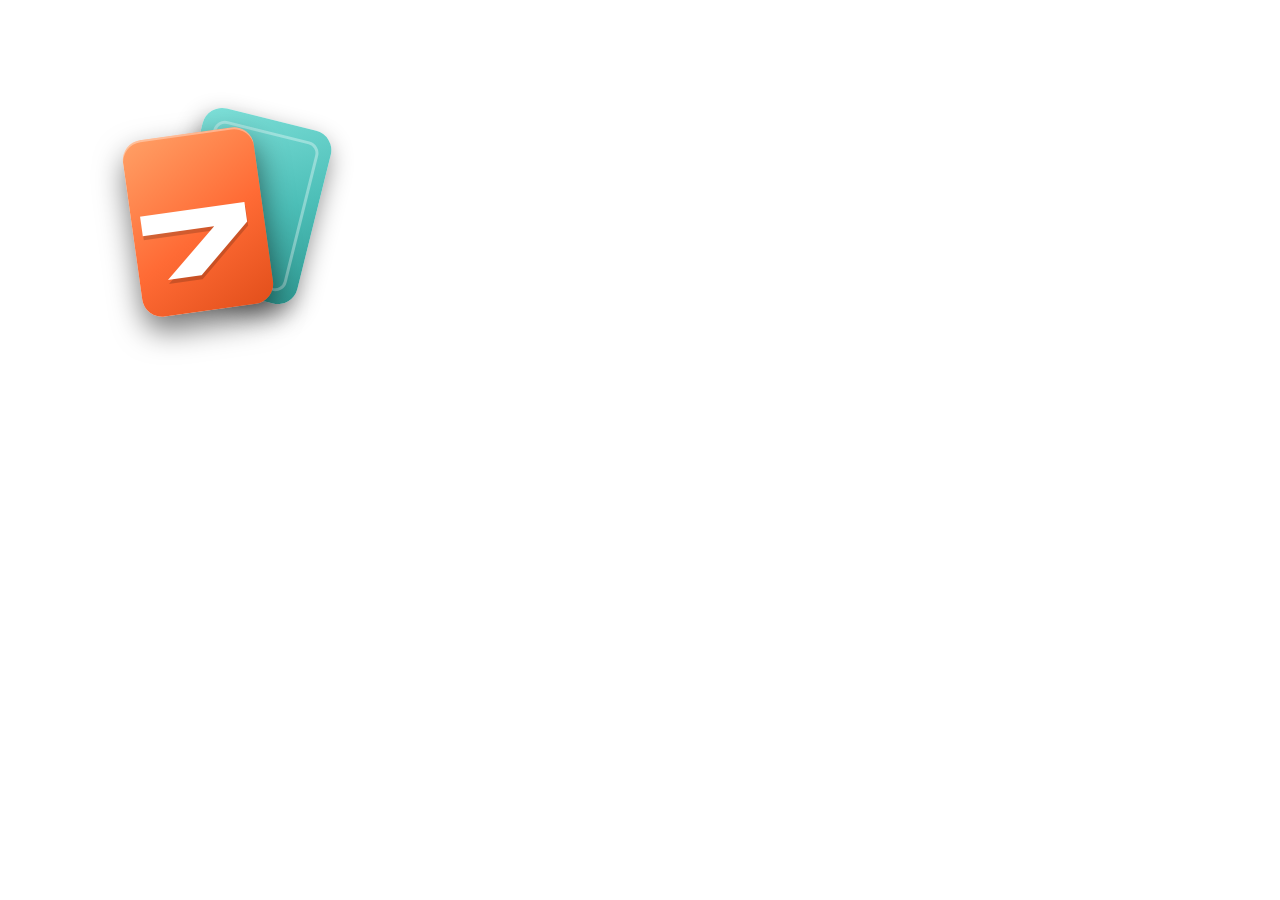
<file: android/icon/icon.html>
<!DOCTYPE html>
<!-- Quelle für die App-Icons. Wird von icon/render.mjs mit Chromium gerendert:
     #fg (Vordergrund, adaptiv), #bg (Hintergrund), #mono (Themed Icon), #legacy (altes Icon),
     #full / #maskable (Web-App: iPhone-Home-Bildschirm, Browser, Android-Startbildschirm) -->
<html>
<head>
<meta charset="UTF-8">
<style>
  @font-face { font-family: 'SyneIcon'; font-weight: 400 800; src: url(../assets/fonts/8vIH7w4qzmVxm2BL9G78HEY.woff2) format('woff2'); }
  html, body { margin: 0; padding: 0; background: transparent; }
  .canvas { position: relative; width: 432px; height: 432px; overflow: hidden; }
  .bg { position: absolute; inset: 0;
        background: radial-gradient(circle at 50% 42%, #3a1f24 0%, #1a1426 38%, #0f0e17 70%); }
  .bg::after { content: ''; position: absolute; inset: 0;
        background: radial-gradient(circle at 30% 75%, rgba(77,191,184,.18), transparent 45%); }
  .card { position: absolute; left: 50%; top: 50%; width: 132px; height: 178px; border-radius: 20px;
          display: flex; align-items: center; justify-content: center;
          font-family: 'SyneIcon', sans-serif; font-weight: 800; color: #fff; }
  .back { background: linear-gradient(150deg, #7fe0d9, #4dbfb8 55%, #2f9a93);
          transform: translate(-50%, -50%) translate(34px, -10px) rotate(14deg);
          box-shadow: 0 10px 24px rgba(0,0,0,.45); }
  .back::before { content: ''; position: absolute; inset: 12px; border-radius: 12px; border: 3px solid rgba(255,255,255,.35); }
  .front { background: linear-gradient(150deg, #ffa066, #ff6b35 55%, #e24f1b);
           transform: translate(-50%, -50%) translate(-18px, 6px) rotate(-8deg);
           box-shadow: 0 14px 30px rgba(0,0,0,.55), inset 0 2px 0 rgba(255,255,255,.35);
           font-size: 104px; line-height: 1; }
  .front span { transform: translate(-3px, 5px); text-shadow: 0 4px 0 rgba(0,0,0,.18); }
  /* Monochrom: nur die Silhouette (Android färbt sie selbst ein) */
  .mono .back, .mono .front { background: #fff; box-shadow: none; }
  .mono .back { opacity: .55; }
  .mono .back::before { display: none; }
  .mono .front span { color: #000; text-shadow: none; }
  /* Legacy: abgerundetes Quadrat mit allem drin, etwas kleiner skaliert */
  .legacy { border-radius: 96px; }
  .legacy .cards { position: absolute; inset: 0; transform: scale(1.18); }
  .fg .cards, .mono .cards { position: absolute; inset: 0; }
  /* Web-App: randlos (iOS rundet selbst ab) bzw. maskable (Motiv in der Sicherheitszone) */
  .full .cards { position: absolute; inset: 0; transform: scale(1.18); }
  .maskable .cards { position: absolute; inset: 0; }
</style>
</head>
<body>
<div class="canvas" id="c"></div>
<script>
  const mode = location.hash.slice(1) || 'fg';
  const c = document.getElementById('c');
  c.className = 'canvas ' + mode;
  const cards = '<div class="cards"><div class="card back"></div><div class="card front"><span>7</span></div></div>';
  if (mode === 'bg') c.innerHTML = '<div class="bg"></div>';
  else if (mode === 'legacy' || mode === 'full' || mode === 'maskable') c.innerHTML = '<div class="bg"></div>' + cards;
  else c.innerHTML = cards;
  // Monochrom: "7" wird schwarz gerendert und danach per Pillow transparent gemacht
</script>
</body>
</html>
</file>
